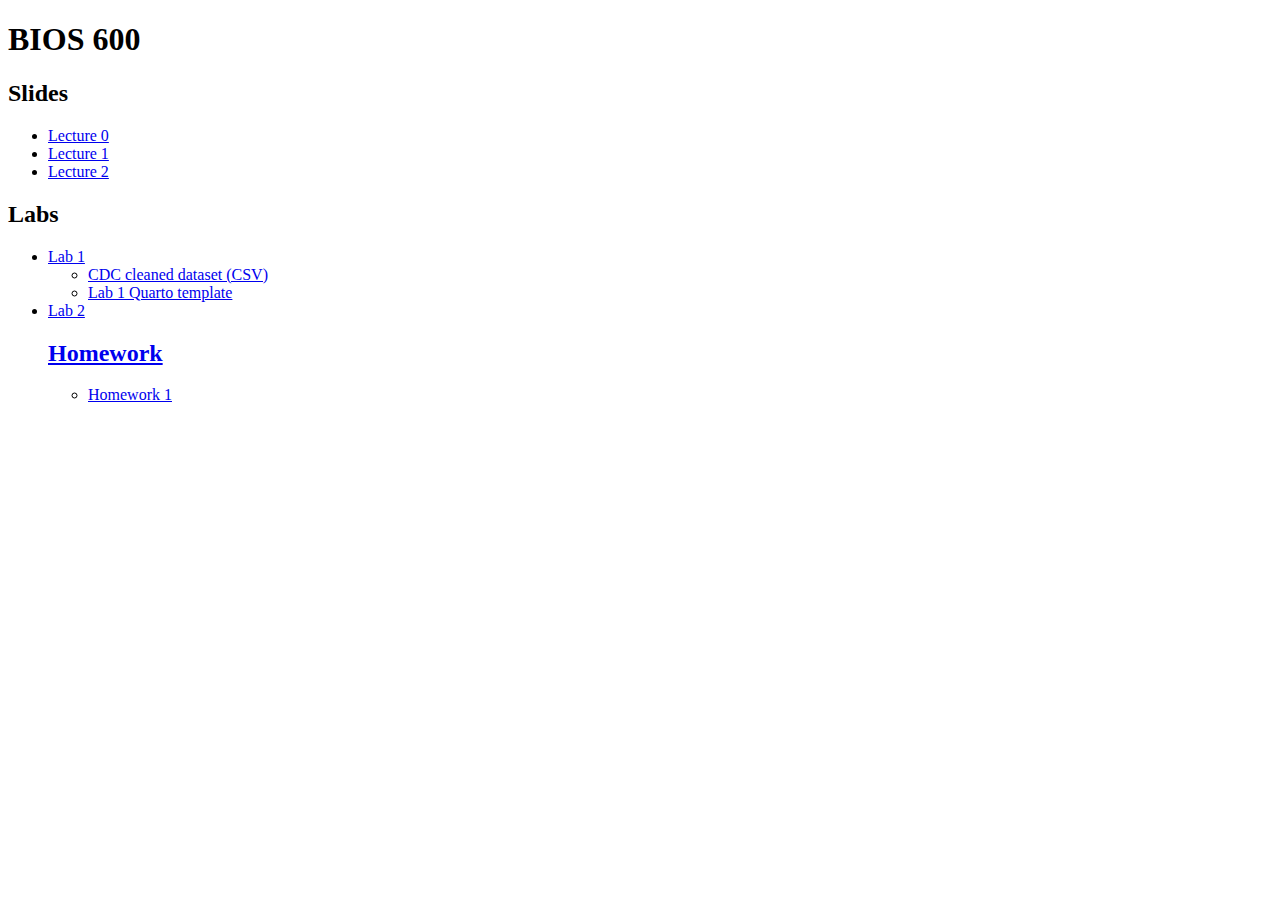
<file: index.html>
<!DOCTYPE html>
<html>
<head>
  <meta charset="utf-8">
  <title>BIOS 600</title>
</head>
<body>

<h1>BIOS 600</h1>

<h2>Slides</h2>
<ul>
  <li><a href="slides/lec-0-welcome_AGH.html">Lecture 0</a></li>
  <li><a href="slides/lec-1-whats-stat-inf_AGH.html">Lecture 1</a></li>
  <li><a href="slides/lec-2-nature-data-updated_AGH.html">Lecture 2</a></li>
</ul>

<h2>Labs</h2>
<ul>
  <li>
    <a href="labs/lab-1_AGH.html">Lab 1</a>
    <ul>
      <li>
        <a href="labs/data/cdc_cleaned.csv">
          CDC cleaned dataset (CSV)
        </a>
      </li>
      <li>
        <a href="labs/lab-1-template_AGH.qmd">
          Lab 1 Quarto template
        </a>
      </li>
    </ul>
  </li>
  <li><a href="labs/lab-2-data-viz_AGH.html">Lab 2</a_
</ul>
 <h2>Homework</h2>
  <ul>
  <li><a href="homework/hw-01_AGH.html">Homework 1</a></li>
 </ul>
</file>
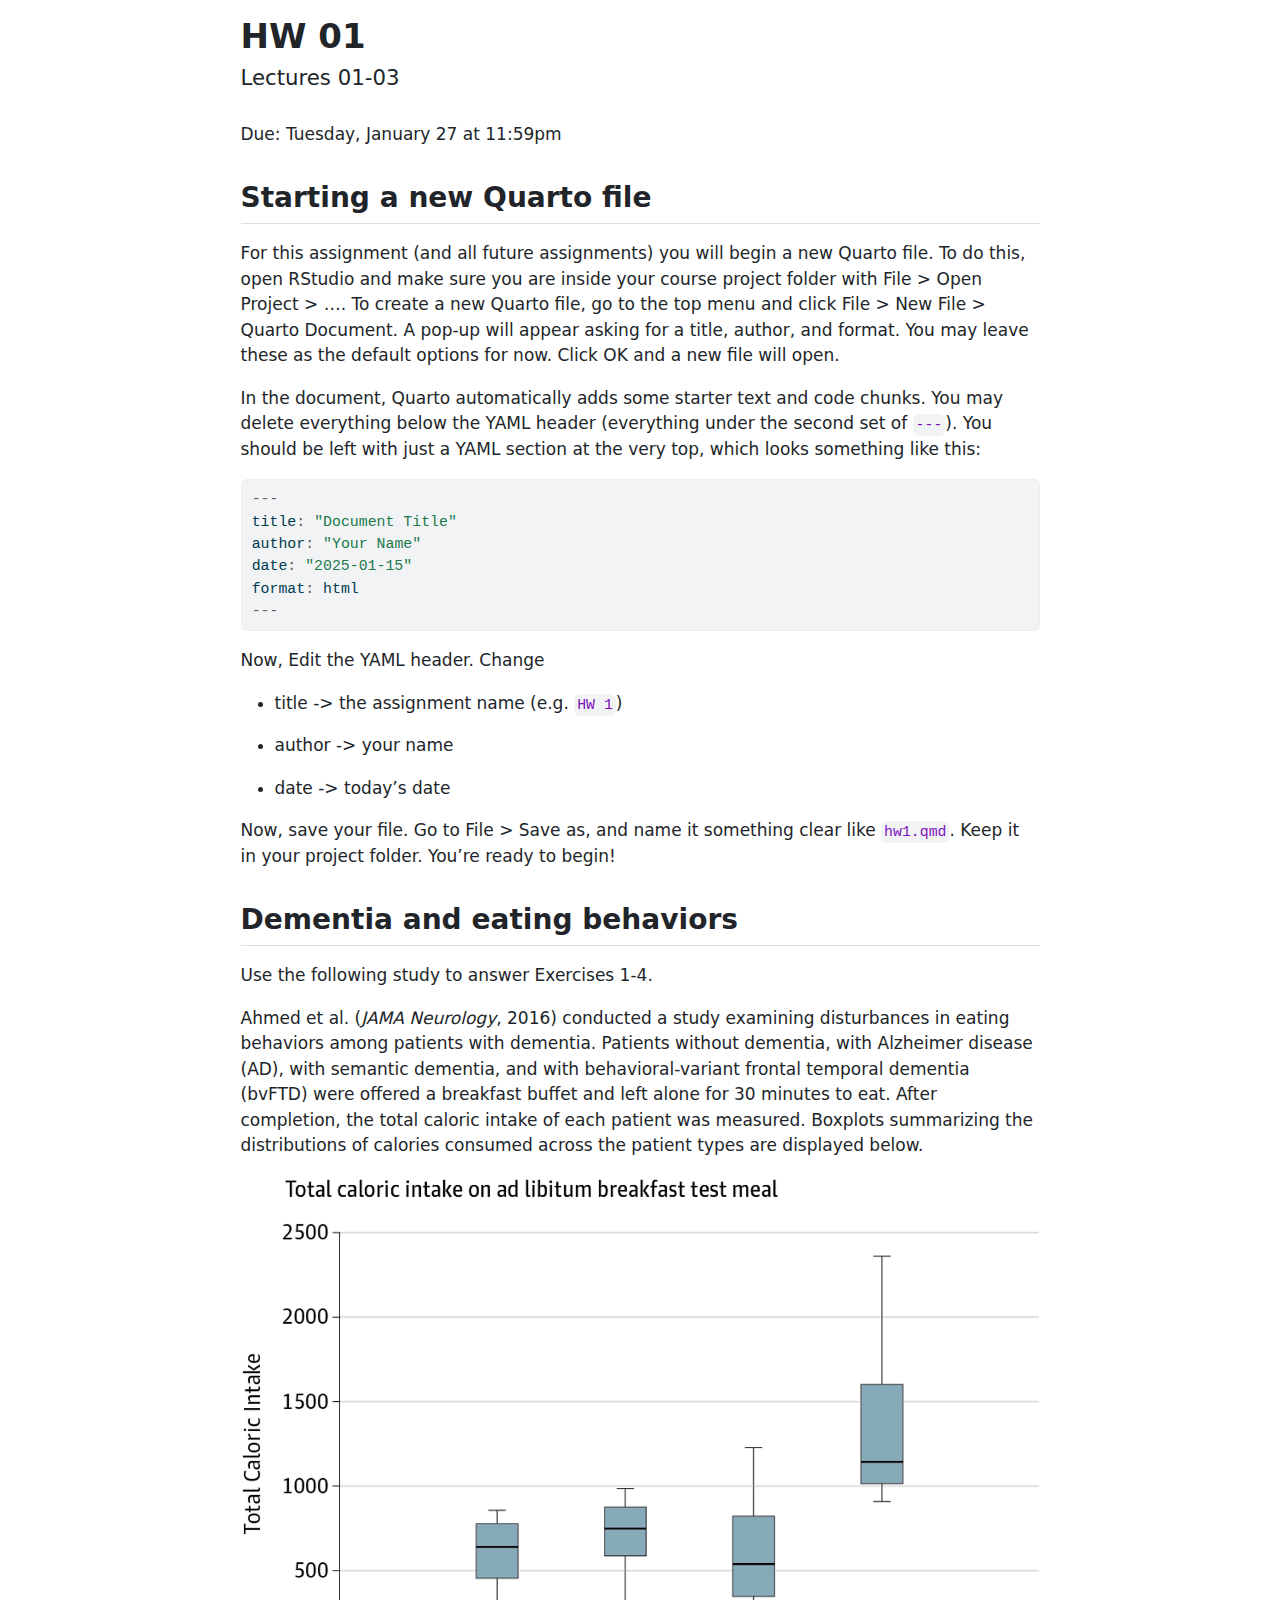
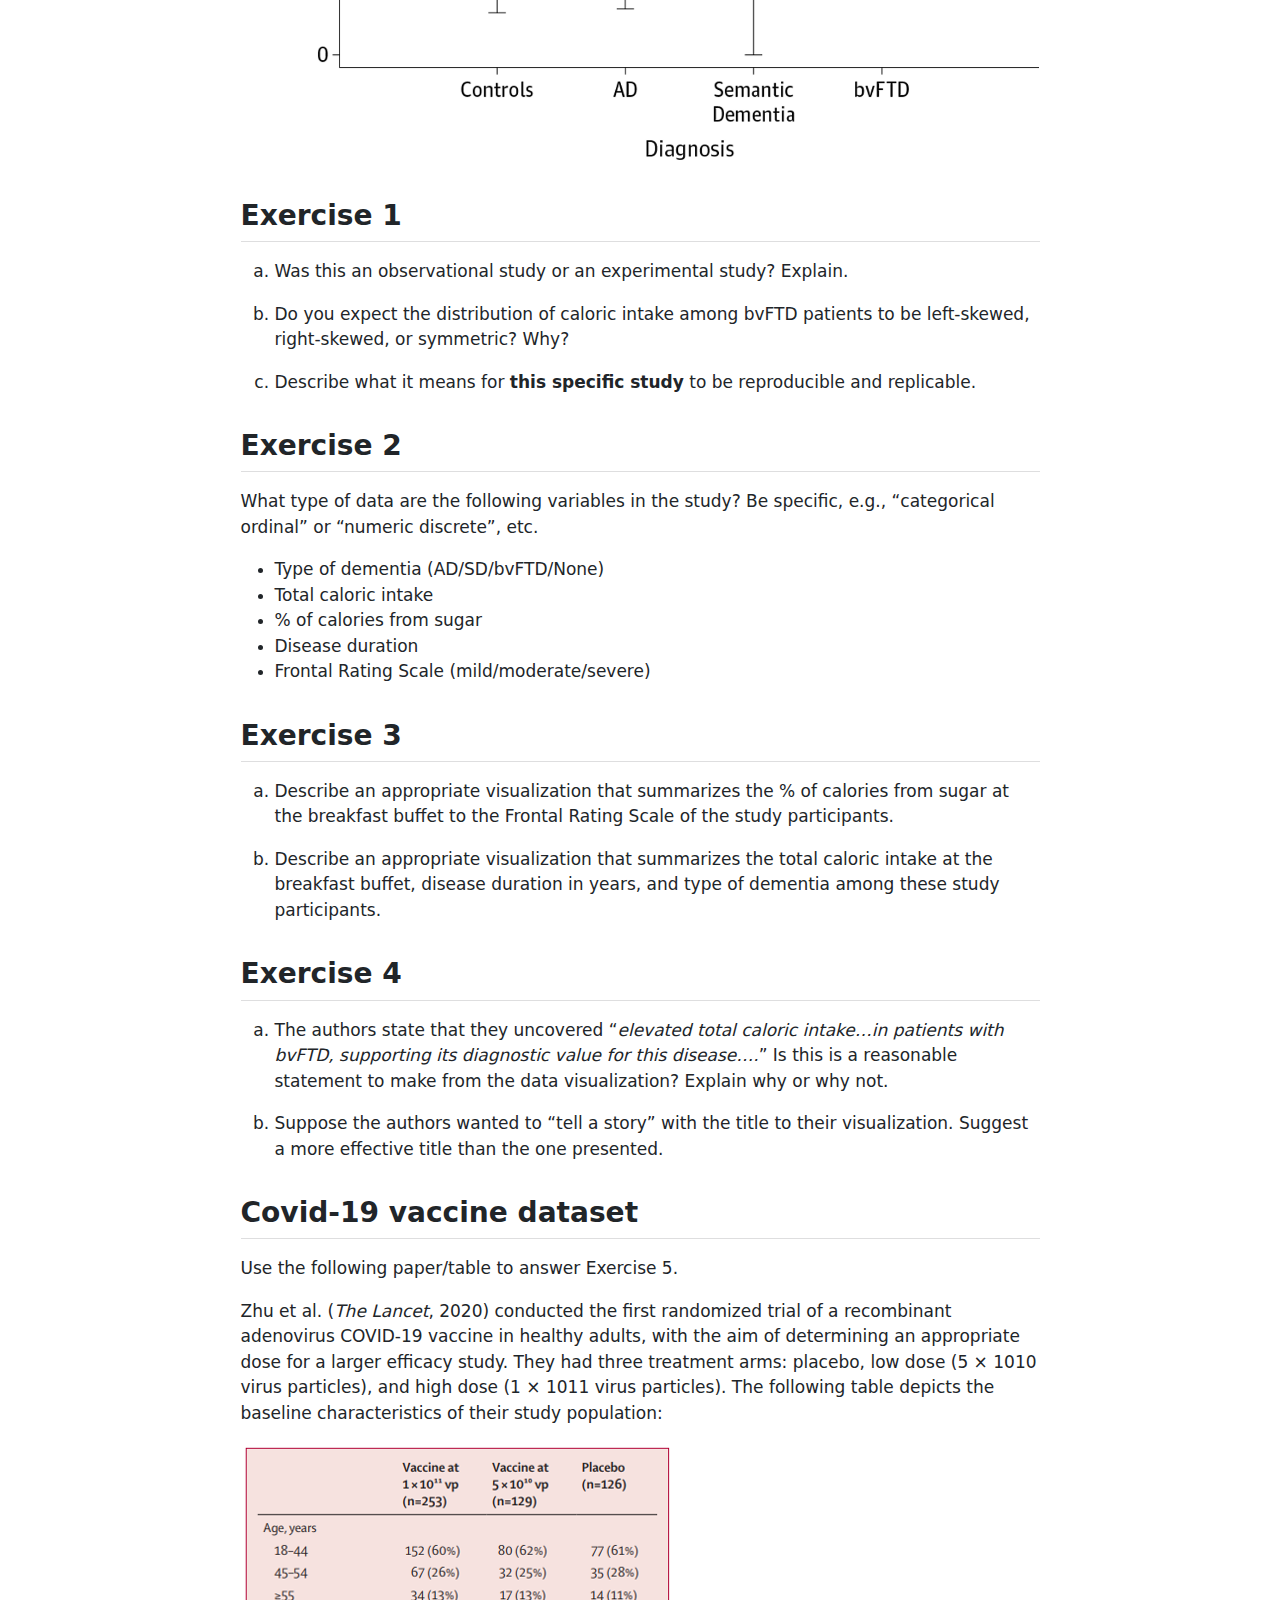
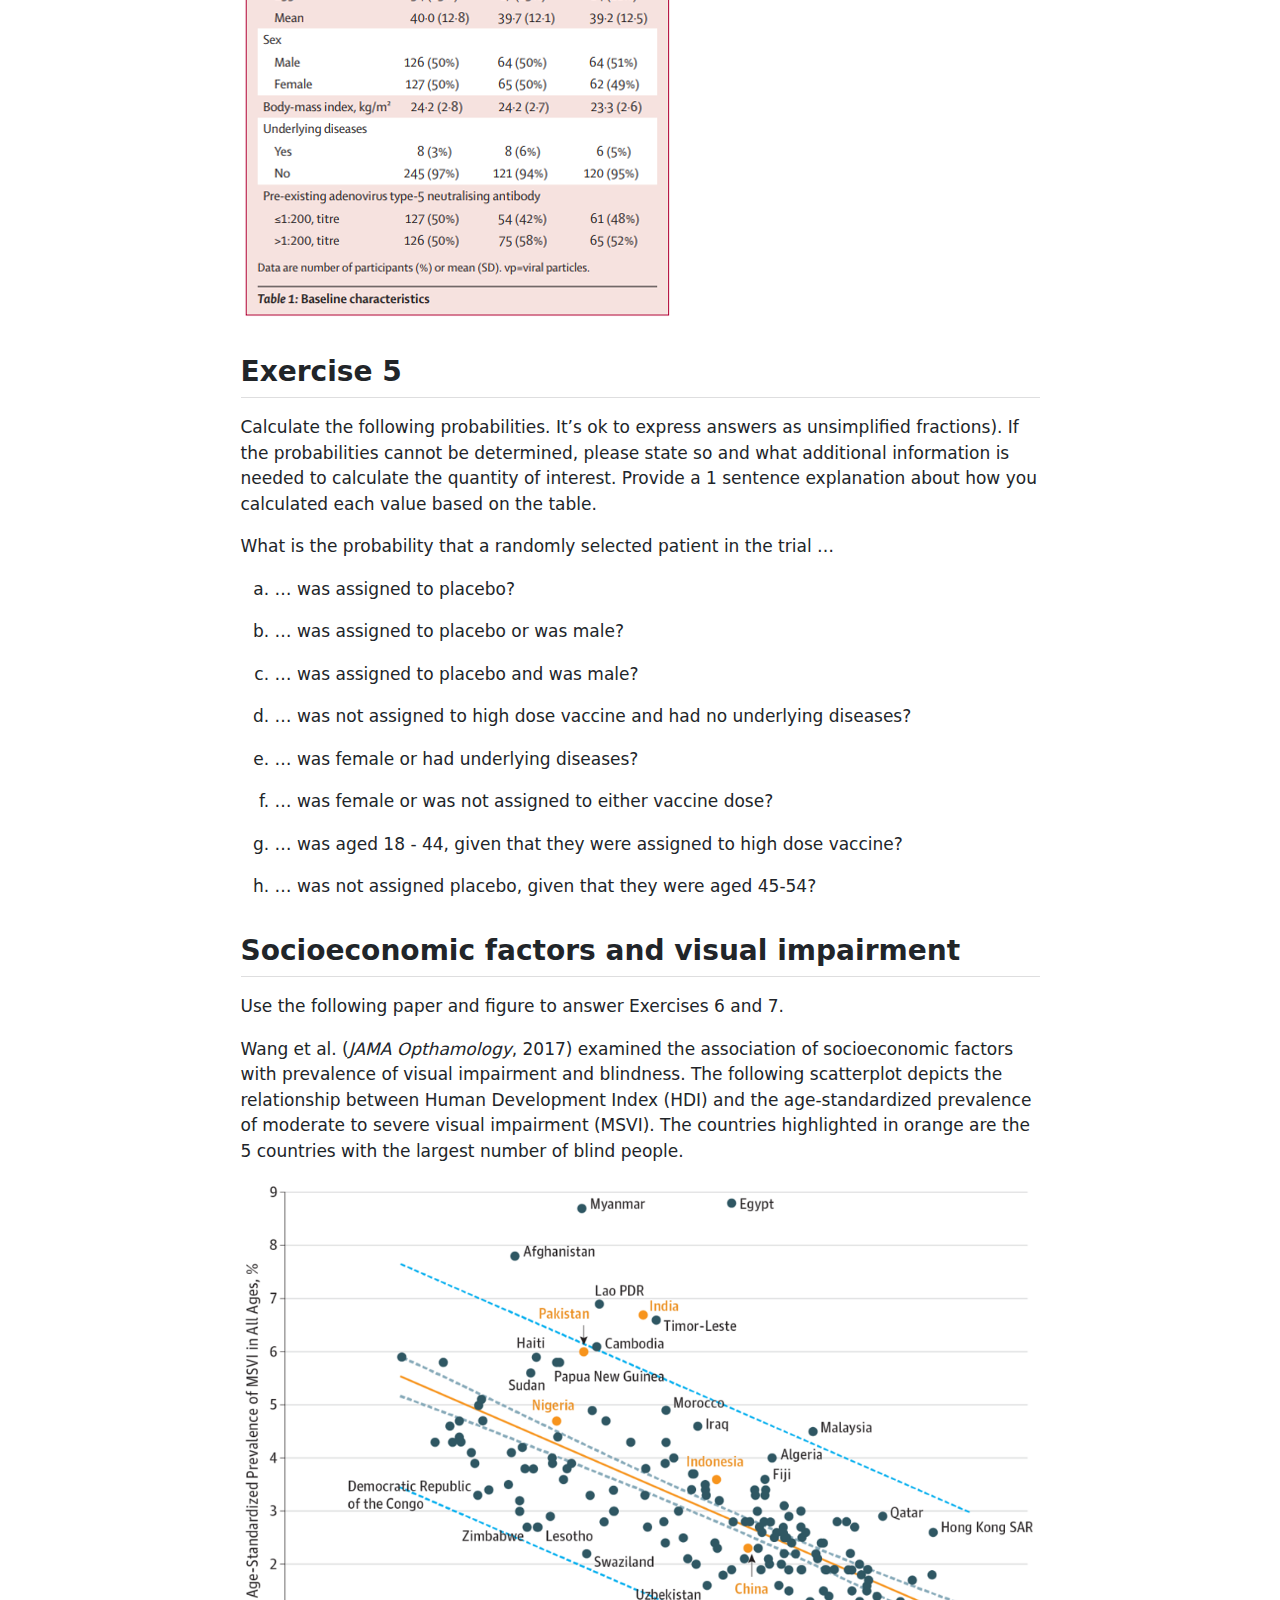
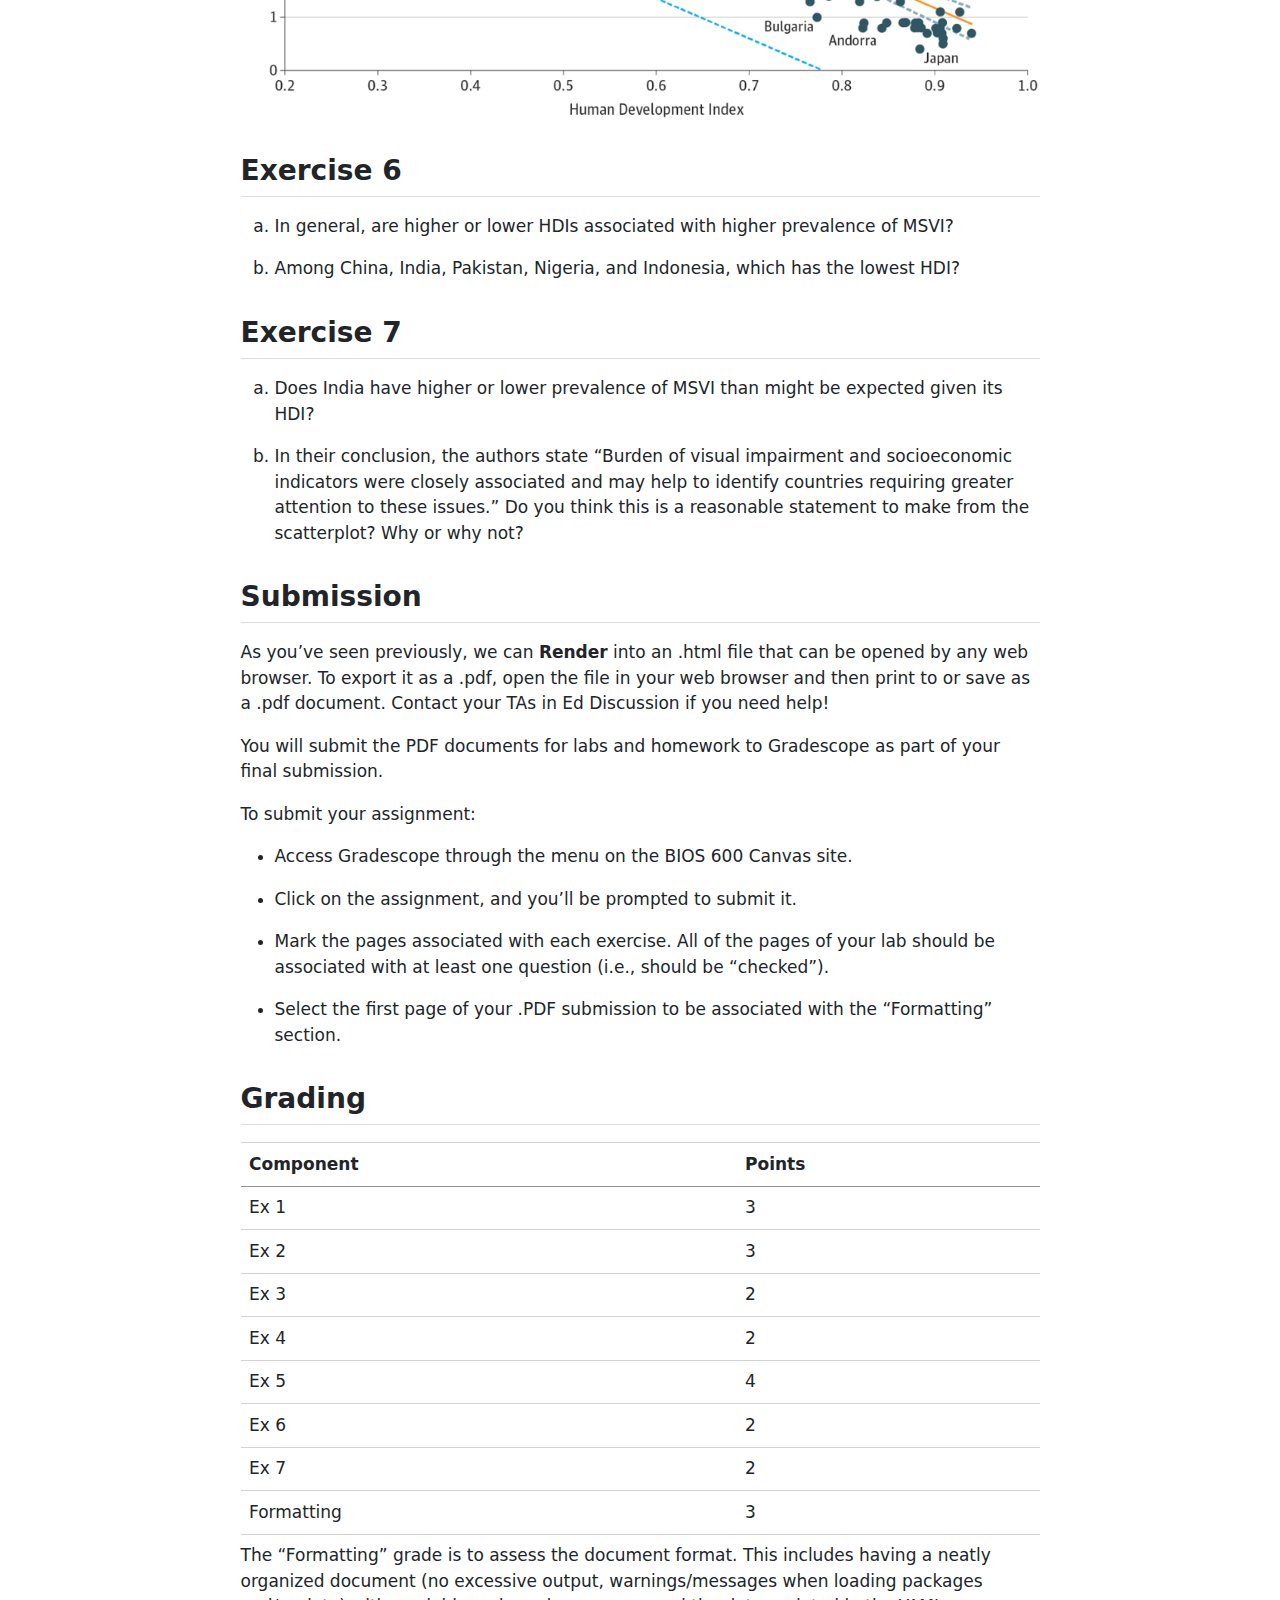
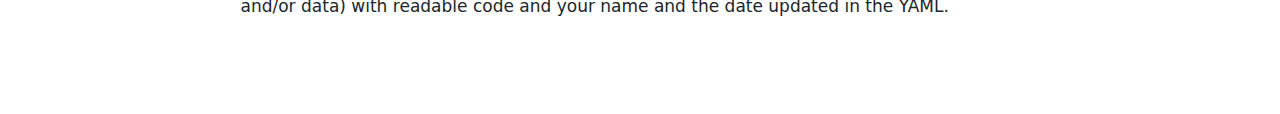
<file: homework/hw-01_AGH.html>
<!DOCTYPE html>
<html xmlns="http://www.w3.org/1999/xhtml" lang="en" xml:lang="en"><head>

<meta charset="utf-8">
<meta name="generator" content="quarto-1.8.26">

<meta name="viewport" content="width=device-width, initial-scale=1.0, user-scalable=yes">


<title>HW 01</title>
<style>
code{white-space: pre-wrap;}
span.smallcaps{font-variant: small-caps;}
div.columns{display: flex; gap: min(4vw, 1.5em);}
div.column{flex: auto; overflow-x: auto;}
div.hanging-indent{margin-left: 1.5em; text-indent: -1.5em;}
ul.task-list{list-style: none;}
ul.task-list li input[type="checkbox"] {
  width: 0.8em;
  margin: 0 0.8em 0.2em -1em; /* quarto-specific, see https://github.com/quarto-dev/quarto-cli/issues/4556 */ 
  vertical-align: middle;
}
/* CSS for syntax highlighting */
html { -webkit-text-size-adjust: 100%; }
pre > code.sourceCode { white-space: pre; position: relative; }
pre > code.sourceCode > span { display: inline-block; line-height: 1.25; }
pre > code.sourceCode > span:empty { height: 1.2em; }
.sourceCode { overflow: visible; }
code.sourceCode > span { color: inherit; text-decoration: inherit; }
div.sourceCode { margin: 1em 0; }
pre.sourceCode { margin: 0; }
@media screen {
div.sourceCode { overflow: auto; }
}
@media print {
pre > code.sourceCode { white-space: pre-wrap; }
pre > code.sourceCode > span { text-indent: -5em; padding-left: 5em; }
}
pre.numberSource code
  { counter-reset: source-line 0; }
pre.numberSource code > span
  { position: relative; left: -4em; counter-increment: source-line; }
pre.numberSource code > span > a:first-child::before
  { content: counter(source-line);
    position: relative; left: -1em; text-align: right; vertical-align: baseline;
    border: none; display: inline-block;
    -webkit-touch-callout: none; -webkit-user-select: none;
    -khtml-user-select: none; -moz-user-select: none;
    -ms-user-select: none; user-select: none;
    padding: 0 4px; width: 4em;
  }
pre.numberSource { margin-left: 3em;  padding-left: 4px; }
div.sourceCode
  {   }
@media screen {
pre > code.sourceCode > span > a:first-child::before { text-decoration: underline; }
}
</style>


<script src="hw-01_AGH_files/libs/clipboard/clipboard.min.js"></script>
<script src="hw-01_AGH_files/libs/quarto-html/quarto.js" type="module"></script>
<script src="hw-01_AGH_files/libs/quarto-html/tabsets/tabsets.js" type="module"></script>
<script src="hw-01_AGH_files/libs/quarto-html/axe/axe-check.js" type="module"></script>
<script src="hw-01_AGH_files/libs/quarto-html/popper.min.js"></script>
<script src="hw-01_AGH_files/libs/quarto-html/tippy.umd.min.js"></script>
<script src="hw-01_AGH_files/libs/quarto-html/anchor.min.js"></script>
<link href="hw-01_AGH_files/libs/quarto-html/tippy.css" rel="stylesheet">
<link href="hw-01_AGH_files/libs/quarto-html/quarto-syntax-highlighting-587c61ba64f3a5504c4d52d930310e48.css" rel="stylesheet" id="quarto-text-highlighting-styles">
<script src="hw-01_AGH_files/libs/bootstrap/bootstrap.min.js"></script>
<link href="hw-01_AGH_files/libs/bootstrap/bootstrap-icons.css" rel="stylesheet">
<link href="hw-01_AGH_files/libs/bootstrap/bootstrap-9e3ffae467580fdb927a41352e75a2e0.min.css" rel="stylesheet" append-hash="true" id="quarto-bootstrap" data-mode="light">


</head>

<body class="fullcontent quarto-light">

<div id="quarto-content" class="page-columns page-rows-contents page-layout-article">

<main class="content" id="quarto-document-content">

<header id="title-block-header" class="quarto-title-block default">
<div class="quarto-title">
<h1 class="title">HW 01</h1>
<p class="subtitle lead">Lectures 01-03</p>
</div>



<div class="quarto-title-meta">

    
  
    
  </div>
  


</header>


<p>Due: Tuesday, January 27 at 11:59pm</p>
<section id="starting-a-new-quarto-file" class="level2">
<h2 class="anchored" data-anchor-id="starting-a-new-quarto-file">Starting a new Quarto file</h2>
<p>For this assignment (and all future assignments) you will begin a new Quarto file. To do this, open RStudio and make sure you are inside your course project folder with File &gt; Open Project &gt; …. To create a new Quarto file, go to the top menu and click File &gt; New File &gt; Quarto Document. A pop-up will appear asking for a title, author, and format. You may leave these as the default options for now. Click OK and a new file will open.</p>
<p>In the document, Quarto automatically adds some starter text and code chunks. You may delete everything below the YAML header (everything under the second set of <code>---</code>). You should be left with just a YAML section at the very top, which looks something like this:</p>
<div class="cell">
<div class="code-copy-outer-scaffold"><div class="sourceCode cell-code" id="cb1"><pre class="sourceCode r code-with-copy"><code class="sourceCode r"><span id="cb1-1"><a href="#cb1-1" aria-hidden="true" tabindex="-1"></a><span class="sc">---</span></span>
<span id="cb1-2"><a href="#cb1-2" aria-hidden="true" tabindex="-1"></a>title<span class="sc">:</span> <span class="st">"Document Title"</span></span>
<span id="cb1-3"><a href="#cb1-3" aria-hidden="true" tabindex="-1"></a>author<span class="sc">:</span> <span class="st">"Your Name"</span></span>
<span id="cb1-4"><a href="#cb1-4" aria-hidden="true" tabindex="-1"></a>date<span class="sc">:</span> <span class="st">"2025-01-15"</span></span>
<span id="cb1-5"><a href="#cb1-5" aria-hidden="true" tabindex="-1"></a>format<span class="sc">:</span> html</span>
<span id="cb1-6"><a href="#cb1-6" aria-hidden="true" tabindex="-1"></a><span class="sc">---</span></span></code></pre></div><button title="Copy to Clipboard" class="code-copy-button"><i class="bi"></i></button></div>
</div>
<p>Now, Edit the YAML header. Change</p>
<ul>
<li><p>title -&gt; the assignment name (e.g.&nbsp;<code>HW 1</code>)</p></li>
<li><p>author -&gt; your name</p></li>
<li><p>date -&gt; today’s date</p></li>
</ul>
<p>Now, save your file. Go to File &gt; Save as, and name it something clear like <code>hw1.qmd</code>. Keep it in your project folder. You’re ready to begin!</p>
</section>
<section id="dementia-and-eating-behaviors" class="level2">
<h2 class="anchored" data-anchor-id="dementia-and-eating-behaviors">Dementia and eating behaviors</h2>
<p>Use the following study to answer Exercises 1-4.</p>
<p>Ahmed et al.&nbsp;(<em>JAMA Neurology</em>, 2016) conducted a study examining disturbances in eating behaviors among patients with dementia. Patients without dementia, with Alzheimer disease (AD), with semantic dementia, and with behavioral-variant frontal temporal dementia (bvFTD) were offered a breakfast buffet and left alone for 30 minutes to eat. After completion, the total caloric intake of each patient was measured. Boxplots summarizing the distributions of calories consumed across the patient types are displayed below.</p>
<p><img src="images/hw-1/calorie.png" class="img-fluid"></p>
</section>
<section id="exercise-1" class="level2">
<h2 class="anchored" data-anchor-id="exercise-1">Exercise 1</h2>
<ol type="a">
<li><p>Was this an observational study or an experimental study? Explain.</p></li>
<li><p>Do you expect the distribution of caloric intake among bvFTD patients to be left-skewed, right-skewed, or symmetric? Why?</p></li>
<li><p>Describe what it means for <strong>this specific study</strong> to be reproducible and replicable.</p></li>
</ol>
</section>
<section id="exercise-2" class="level2">
<h2 class="anchored" data-anchor-id="exercise-2">Exercise 2</h2>
<p>What type of data are the following variables in the study? Be specific, e.g., “categorical ordinal” or “numeric discrete”, etc.</p>
<ul>
<li>Type of dementia (AD/SD/bvFTD/None)</li>
<li>Total caloric intake</li>
<li>% of calories from sugar</li>
<li>Disease duration</li>
<li>Frontal Rating Scale (mild/moderate/severe)</li>
</ul>
</section>
<section id="exercise-3" class="level2">
<h2 class="anchored" data-anchor-id="exercise-3">Exercise 3</h2>
<ol type="a">
<li><p>Describe an appropriate visualization that summarizes the % of calories from sugar at the breakfast buffet to the Frontal Rating Scale of the study participants.</p></li>
<li><p>Describe an appropriate visualization that summarizes the total caloric intake at the breakfast buffet, disease duration in years, and type of dementia among these study participants.</p></li>
</ol>
</section>
<section id="exercise-4" class="level2">
<h2 class="anchored" data-anchor-id="exercise-4">Exercise 4</h2>
<ol type="a">
<li><p>The authors state that they uncovered “<em>elevated total caloric intake…in patients with bvFTD, supporting its diagnostic value for this disease….</em>” Is this is a reasonable statement to make from the data visualization? Explain why or why not.</p></li>
<li><p>Suppose the authors wanted to “tell a story” with the title to their visualization. Suggest a more effective title than the one presented.</p></li>
</ol>
</section>
<section id="covid-19-vaccine-dataset" class="level2">
<h2 class="anchored" data-anchor-id="covid-19-vaccine-dataset">Covid-19 vaccine dataset</h2>
<p>Use the following paper/table to answer Exercise 5.</p>
<p>Zhu et al.&nbsp;(<em>The Lancet</em>, 2020) conducted the first randomized trial of a recombinant adenovirus COVID-19 vaccine in healthy adults, with the aim of determining an appropriate dose for a larger efficacy study. They had three treatment arms: placebo, low dose (5 × 1010 virus particles), and high dose (1 × 1011 virus particles). The following table depicts the baseline characteristics of their study population:</p>
<p><img src="images/hw-1/tab1.png" class="img-fluid"></p>
</section>
<section id="exercise-5" class="level2">
<h2 class="anchored" data-anchor-id="exercise-5">Exercise 5</h2>
<p>Calculate the following probabilities. It’s ok to express answers as unsimplified fractions). If the probabilities cannot be determined, please state so and what additional information is needed to calculate the quantity of interest. Provide a 1 sentence explanation about how you calculated each value based on the table.</p>
<p>What is the probability that a randomly selected patient in the trial …</p>
<ol type="a">
<li><p>… was assigned to placebo?</p></li>
<li><p>… was assigned to placebo or was male?</p></li>
<li><p>… was assigned to placebo and was male?</p></li>
<li><p>… was not assigned to high dose vaccine and had no underlying diseases?</p></li>
<li><p>… was female or had underlying diseases?</p></li>
<li><p>… was female or was not assigned to either vaccine dose?</p></li>
<li><p>… was aged 18 - 44, given that they were assigned to high dose vaccine?</p></li>
<li><p>… was not assigned placebo, given that they were aged 45-54?</p></li>
</ol>
</section>
<section id="socioeconomic-factors-and-visual-impairment" class="level2">
<h2 class="anchored" data-anchor-id="socioeconomic-factors-and-visual-impairment">Socioeconomic factors and visual impairment</h2>
<p>Use the following paper and figure to answer Exercises 6 and 7.</p>
<p>Wang et al.&nbsp;(<em>JAMA Opthamology</em>, 2017) examined the association of socioeconomic factors with prevalence of visual impairment and blindness. The following scatterplot depicts the relationship between Human Development Index (HDI) and the age-standardized prevalence of moderate to severe visual impairment (MSVI). The countries highlighted in orange are the 5 countries with the largest number of blind people.</p>
<p><img src="images/hw-1/hdi.png" class="img-fluid"></p>
</section>
<section id="exercise-6" class="level2">
<h2 class="anchored" data-anchor-id="exercise-6">Exercise 6</h2>
<ol type="a">
<li><p>In general, are higher or lower HDIs associated with higher prevalence of MSVI?</p></li>
<li><p>Among China, India, Pakistan, Nigeria, and Indonesia, which has the lowest HDI?</p></li>
</ol>
</section>
<section id="exercise-7" class="level2">
<h2 class="anchored" data-anchor-id="exercise-7">Exercise 7</h2>
<ol type="a">
<li><p>Does India have higher or lower prevalence of MSVI than might be expected given its HDI?</p></li>
<li><p>In their conclusion, the authors state “Burden of visual impairment and socioeconomic indicators were closely associated and may help to identify countries requiring greater attention to these issues.” Do you think this is a reasonable statement to make from the scatterplot? Why or why not?</p></li>
</ol>
</section>
<section id="submission" class="level2">
<h2 class="anchored" data-anchor-id="submission">Submission</h2>
<p>As you’ve seen previously, we can <strong>Render</strong> into an .html file that can be opened by any web browser. To export it as a .pdf, open the file in your web browser and then print to or save as a .pdf document. Contact your TAs in Ed Discussion if you need help!</p>
<p>You will submit the PDF documents for labs and homework to Gradescope as part of your final submission.</p>
<p>To submit your assignment:</p>
<ul>
<li><p>Access Gradescope through the menu on the BIOS 600 Canvas site.</p></li>
<li><p>Click on the assignment, and you’ll be prompted to submit it.</p></li>
<li><p>Mark the pages associated with each exercise. All of the pages of your lab should be associated with at least one question (i.e., should be “checked”).</p></li>
<li><p>Select the first page of your .PDF submission to be associated with the “Formatting” section.</p></li>
</ul>
</section>
<section id="grading" class="level2">
<h2 class="anchored" data-anchor-id="grading">Grading</h2>
<table class="caption-top table">
<thead>
<tr class="header">
<th>Component</th>
<th>Points</th>
</tr>
</thead>
<tbody>
<tr class="odd">
<td>Ex 1</td>
<td>3</td>
</tr>
<tr class="even">
<td>Ex 2</td>
<td>3</td>
</tr>
<tr class="odd">
<td>Ex 3</td>
<td>2</td>
</tr>
<tr class="even">
<td>Ex 4</td>
<td>2</td>
</tr>
<tr class="odd">
<td>Ex 5</td>
<td>4</td>
</tr>
<tr class="even">
<td>Ex 6</td>
<td>2</td>
</tr>
<tr class="odd">
<td>Ex 7</td>
<td>2</td>
</tr>
<tr class="even">
<td>Formatting</td>
<td>3</td>
</tr>
</tbody>
</table>
<p>The “Formatting” grade is to assess the document format. This includes having a neatly organized document (no excessive output, warnings/messages when loading packages and/or data) with readable code and your name and the date updated in the YAML.</p>
</section>

</main>
<!-- /main column -->
<script id="quarto-html-after-body" type="application/javascript">
  window.document.addEventListener("DOMContentLoaded", function (event) {
    const icon = "";
    const anchorJS = new window.AnchorJS();
    anchorJS.options = {
      placement: 'right',
      icon: icon
    };
    anchorJS.add('.anchored');
    const isCodeAnnotation = (el) => {
      for (const clz of el.classList) {
        if (clz.startsWith('code-annotation-')) {                     
          return true;
        }
      }
      return false;
    }
    const onCopySuccess = function(e) {
      // button target
      const button = e.trigger;
      // don't keep focus
      button.blur();
      // flash "checked"
      button.classList.add('code-copy-button-checked');
      var currentTitle = button.getAttribute("title");
      button.setAttribute("title", "Copied!");
      let tooltip;
      if (window.bootstrap) {
        button.setAttribute("data-bs-toggle", "tooltip");
        button.setAttribute("data-bs-placement", "left");
        button.setAttribute("data-bs-title", "Copied!");
        tooltip = new bootstrap.Tooltip(button, 
          { trigger: "manual", 
            customClass: "code-copy-button-tooltip",
            offset: [0, -8]});
        tooltip.show();    
      }
      setTimeout(function() {
        if (tooltip) {
          tooltip.hide();
          button.removeAttribute("data-bs-title");
          button.removeAttribute("data-bs-toggle");
          button.removeAttribute("data-bs-placement");
        }
        button.setAttribute("title", currentTitle);
        button.classList.remove('code-copy-button-checked');
      }, 1000);
      // clear code selection
      e.clearSelection();
    }
    const getTextToCopy = function(trigger) {
      const outerScaffold = trigger.parentElement.cloneNode(true);
      const codeEl = outerScaffold.querySelector('code');
      for (const childEl of codeEl.children) {
        if (isCodeAnnotation(childEl)) {
          childEl.remove();
        }
      }
      return codeEl.innerText;
    }
    const clipboard = new window.ClipboardJS('.code-copy-button:not([data-in-quarto-modal])', {
      text: getTextToCopy
    });
    clipboard.on('success', onCopySuccess);
    if (window.document.getElementById('quarto-embedded-source-code-modal')) {
      const clipboardModal = new window.ClipboardJS('.code-copy-button[data-in-quarto-modal]', {
        text: getTextToCopy,
        container: window.document.getElementById('quarto-embedded-source-code-modal')
      });
      clipboardModal.on('success', onCopySuccess);
    }
      var localhostRegex = new RegExp(/^(?:http|https):\/\/localhost\:?[0-9]*\//);
      var mailtoRegex = new RegExp(/^mailto:/);
        var filterRegex = new RegExp('/' + window.location.host + '/');
      var isInternal = (href) => {
          return filterRegex.test(href) || localhostRegex.test(href) || mailtoRegex.test(href);
      }
      // Inspect non-navigation links and adorn them if external
     var links = window.document.querySelectorAll('a[href]:not(.nav-link):not(.navbar-brand):not(.toc-action):not(.sidebar-link):not(.sidebar-item-toggle):not(.pagination-link):not(.no-external):not([aria-hidden]):not(.dropdown-item):not(.quarto-navigation-tool):not(.about-link)');
      for (var i=0; i<links.length; i++) {
        const link = links[i];
        if (!isInternal(link.href)) {
          // undo the damage that might have been done by quarto-nav.js in the case of
          // links that we want to consider external
          if (link.dataset.originalHref !== undefined) {
            link.href = link.dataset.originalHref;
          }
        }
      }
    function tippyHover(el, contentFn, onTriggerFn, onUntriggerFn) {
      const config = {
        allowHTML: true,
        maxWidth: 500,
        delay: 100,
        arrow: false,
        appendTo: function(el) {
            return el.parentElement;
        },
        interactive: true,
        interactiveBorder: 10,
        theme: 'quarto',
        placement: 'bottom-start',
      };
      if (contentFn) {
        config.content = contentFn;
      }
      if (onTriggerFn) {
        config.onTrigger = onTriggerFn;
      }
      if (onUntriggerFn) {
        config.onUntrigger = onUntriggerFn;
      }
      window.tippy(el, config); 
    }
    const noterefs = window.document.querySelectorAll('a[role="doc-noteref"]');
    for (var i=0; i<noterefs.length; i++) {
      const ref = noterefs[i];
      tippyHover(ref, function() {
        // use id or data attribute instead here
        let href = ref.getAttribute('data-footnote-href') || ref.getAttribute('href');
        try { href = new URL(href).hash; } catch {}
        const id = href.replace(/^#\/?/, "");
        const note = window.document.getElementById(id);
        if (note) {
          return note.innerHTML;
        } else {
          return "";
        }
      });
    }
    const xrefs = window.document.querySelectorAll('a.quarto-xref');
    const processXRef = (id, note) => {
      // Strip column container classes
      const stripColumnClz = (el) => {
        el.classList.remove("page-full", "page-columns");
        if (el.children) {
          for (const child of el.children) {
            stripColumnClz(child);
          }
        }
      }
      stripColumnClz(note)
      if (id === null || id.startsWith('sec-')) {
        // Special case sections, only their first couple elements
        const container = document.createElement("div");
        if (note.children && note.children.length > 2) {
          container.appendChild(note.children[0].cloneNode(true));
          for (let i = 1; i < note.children.length; i++) {
            const child = note.children[i];
            if (child.tagName === "P" && child.innerText === "") {
              continue;
            } else {
              container.appendChild(child.cloneNode(true));
              break;
            }
          }
          if (window.Quarto?.typesetMath) {
            window.Quarto.typesetMath(container);
          }
          return container.innerHTML
        } else {
          if (window.Quarto?.typesetMath) {
            window.Quarto.typesetMath(note);
          }
          return note.innerHTML;
        }
      } else {
        // Remove any anchor links if they are present
        const anchorLink = note.querySelector('a.anchorjs-link');
        if (anchorLink) {
          anchorLink.remove();
        }
        if (window.Quarto?.typesetMath) {
          window.Quarto.typesetMath(note);
        }
        if (note.classList.contains("callout")) {
          return note.outerHTML;
        } else {
          return note.innerHTML;
        }
      }
    }
    for (var i=0; i<xrefs.length; i++) {
      const xref = xrefs[i];
      tippyHover(xref, undefined, function(instance) {
        instance.disable();
        let url = xref.getAttribute('href');
        let hash = undefined; 
        if (url.startsWith('#')) {
          hash = url;
        } else {
          try { hash = new URL(url).hash; } catch {}
        }
        if (hash) {
          const id = hash.replace(/^#\/?/, "");
          const note = window.document.getElementById(id);
          if (note !== null) {
            try {
              const html = processXRef(id, note.cloneNode(true));
              instance.setContent(html);
            } finally {
              instance.enable();
              instance.show();
            }
          } else {
            // See if we can fetch this
            fetch(url.split('#')[0])
            .then(res => res.text())
            .then(html => {
              const parser = new DOMParser();
              const htmlDoc = parser.parseFromString(html, "text/html");
              const note = htmlDoc.getElementById(id);
              if (note !== null) {
                const html = processXRef(id, note);
                instance.setContent(html);
              } 
            }).finally(() => {
              instance.enable();
              instance.show();
            });
          }
        } else {
          // See if we can fetch a full url (with no hash to target)
          // This is a special case and we should probably do some content thinning / targeting
          fetch(url)
          .then(res => res.text())
          .then(html => {
            const parser = new DOMParser();
            const htmlDoc = parser.parseFromString(html, "text/html");
            const note = htmlDoc.querySelector('main.content');
            if (note !== null) {
              // This should only happen for chapter cross references
              // (since there is no id in the URL)
              // remove the first header
              if (note.children.length > 0 && note.children[0].tagName === "HEADER") {
                note.children[0].remove();
              }
              const html = processXRef(null, note);
              instance.setContent(html);
            } 
          }).finally(() => {
            instance.enable();
            instance.show();
          });
        }
      }, function(instance) {
      });
    }
        let selectedAnnoteEl;
        const selectorForAnnotation = ( cell, annotation) => {
          let cellAttr = 'data-code-cell="' + cell + '"';
          let lineAttr = 'data-code-annotation="' +  annotation + '"';
          const selector = 'span[' + cellAttr + '][' + lineAttr + ']';
          return selector;
        }
        const selectCodeLines = (annoteEl) => {
          const doc = window.document;
          const targetCell = annoteEl.getAttribute("data-target-cell");
          const targetAnnotation = annoteEl.getAttribute("data-target-annotation");
          const annoteSpan = window.document.querySelector(selectorForAnnotation(targetCell, targetAnnotation));
          const lines = annoteSpan.getAttribute("data-code-lines").split(",");
          const lineIds = lines.map((line) => {
            return targetCell + "-" + line;
          })
          let top = null;
          let height = null;
          let parent = null;
          if (lineIds.length > 0) {
              //compute the position of the single el (top and bottom and make a div)
              const el = window.document.getElementById(lineIds[0]);
              top = el.offsetTop;
              height = el.offsetHeight;
              parent = el.parentElement.parentElement;
            if (lineIds.length > 1) {
              const lastEl = window.document.getElementById(lineIds[lineIds.length - 1]);
              const bottom = lastEl.offsetTop + lastEl.offsetHeight;
              height = bottom - top;
            }
            if (top !== null && height !== null && parent !== null) {
              // cook up a div (if necessary) and position it 
              let div = window.document.getElementById("code-annotation-line-highlight");
              if (div === null) {
                div = window.document.createElement("div");
                div.setAttribute("id", "code-annotation-line-highlight");
                div.style.position = 'absolute';
                parent.appendChild(div);
              }
              div.style.top = top - 2 + "px";
              div.style.height = height + 4 + "px";
              div.style.left = 0;
              let gutterDiv = window.document.getElementById("code-annotation-line-highlight-gutter");
              if (gutterDiv === null) {
                gutterDiv = window.document.createElement("div");
                gutterDiv.setAttribute("id", "code-annotation-line-highlight-gutter");
                gutterDiv.style.position = 'absolute';
                const codeCell = window.document.getElementById(targetCell);
                const gutter = codeCell.querySelector('.code-annotation-gutter');
                gutter.appendChild(gutterDiv);
              }
              gutterDiv.style.top = top - 2 + "px";
              gutterDiv.style.height = height + 4 + "px";
            }
            selectedAnnoteEl = annoteEl;
          }
        };
        const unselectCodeLines = () => {
          const elementsIds = ["code-annotation-line-highlight", "code-annotation-line-highlight-gutter"];
          elementsIds.forEach((elId) => {
            const div = window.document.getElementById(elId);
            if (div) {
              div.remove();
            }
          });
          selectedAnnoteEl = undefined;
        };
          // Handle positioning of the toggle
      window.addEventListener(
        "resize",
        throttle(() => {
          elRect = undefined;
          if (selectedAnnoteEl) {
            selectCodeLines(selectedAnnoteEl);
          }
        }, 10)
      );
      function throttle(fn, ms) {
      let throttle = false;
      let timer;
        return (...args) => {
          if(!throttle) { // first call gets through
              fn.apply(this, args);
              throttle = true;
          } else { // all the others get throttled
              if(timer) clearTimeout(timer); // cancel #2
              timer = setTimeout(() => {
                fn.apply(this, args);
                timer = throttle = false;
              }, ms);
          }
        };
      }
        // Attach click handler to the DT
        const annoteDls = window.document.querySelectorAll('dt[data-target-cell]');
        for (const annoteDlNode of annoteDls) {
          annoteDlNode.addEventListener('click', (event) => {
            const clickedEl = event.target;
            if (clickedEl !== selectedAnnoteEl) {
              unselectCodeLines();
              const activeEl = window.document.querySelector('dt[data-target-cell].code-annotation-active');
              if (activeEl) {
                activeEl.classList.remove('code-annotation-active');
              }
              selectCodeLines(clickedEl);
              clickedEl.classList.add('code-annotation-active');
            } else {
              // Unselect the line
              unselectCodeLines();
              clickedEl.classList.remove('code-annotation-active');
            }
          });
        }
    const findCites = (el) => {
      const parentEl = el.parentElement;
      if (parentEl) {
        const cites = parentEl.dataset.cites;
        if (cites) {
          return {
            el,
            cites: cites.split(' ')
          };
        } else {
          return findCites(el.parentElement)
        }
      } else {
        return undefined;
      }
    };
    var bibliorefs = window.document.querySelectorAll('a[role="doc-biblioref"]');
    for (var i=0; i<bibliorefs.length; i++) {
      const ref = bibliorefs[i];
      const citeInfo = findCites(ref);
      if (citeInfo) {
        tippyHover(citeInfo.el, function() {
          var popup = window.document.createElement('div');
          citeInfo.cites.forEach(function(cite) {
            var citeDiv = window.document.createElement('div');
            citeDiv.classList.add('hanging-indent');
            citeDiv.classList.add('csl-entry');
            var biblioDiv = window.document.getElementById('ref-' + cite);
            if (biblioDiv) {
              citeDiv.innerHTML = biblioDiv.innerHTML;
            }
            popup.appendChild(citeDiv);
          });
          return popup.innerHTML;
        });
      }
    }
  });
  </script>
</div> <!-- /content -->




</body></html>
</file>
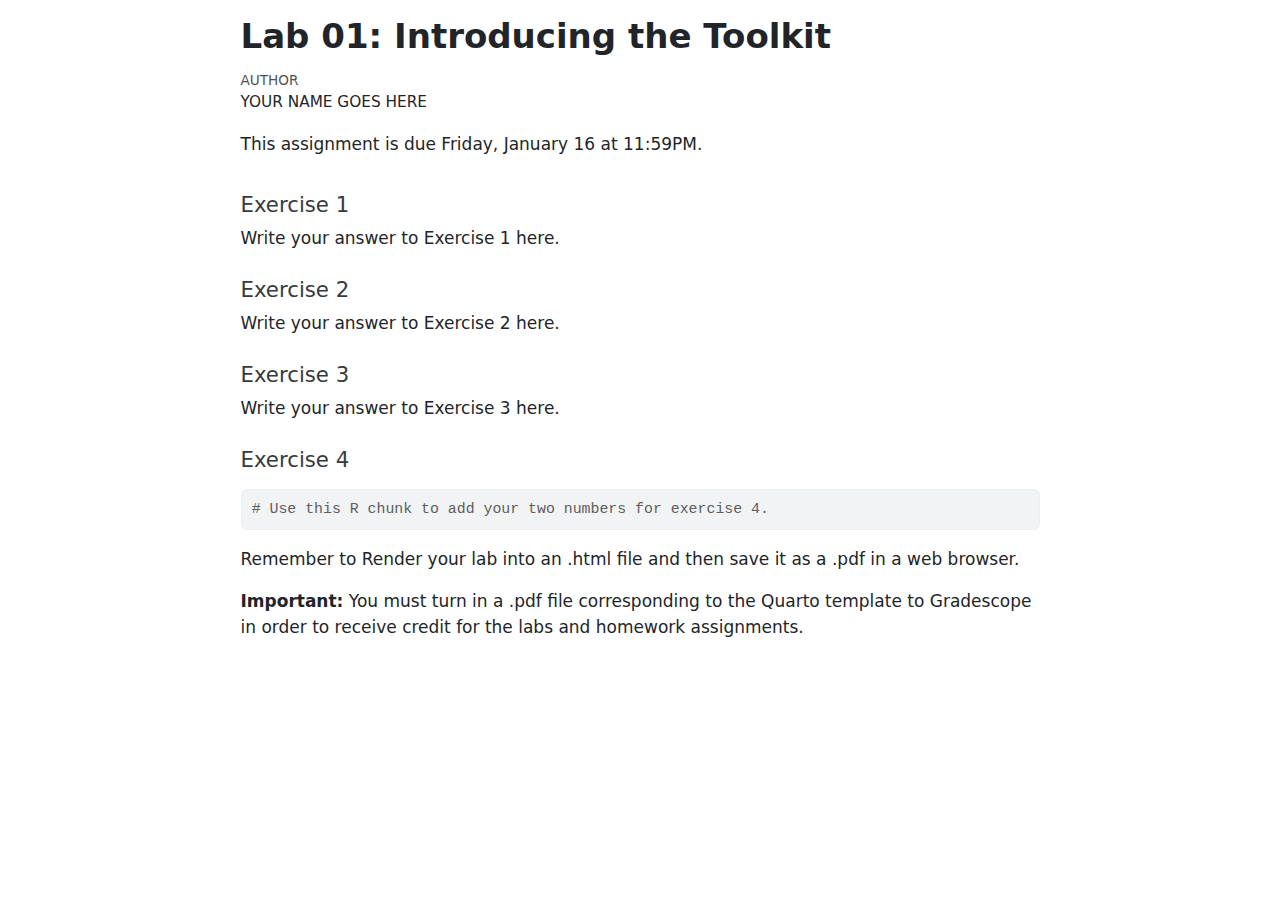
<file: labs/lab-1-template_AGH.html>
<!DOCTYPE html>
<html xmlns="http://www.w3.org/1999/xhtml" lang="en" xml:lang="en"><head>

<meta charset="utf-8">
<meta name="generator" content="quarto-1.8.26">

<meta name="viewport" content="width=device-width, initial-scale=1.0, user-scalable=yes">

<meta name="author" content="YOUR NAME GOES HERE">

<title>Lab 01: Introducing the Toolkit</title>
<style>
code{white-space: pre-wrap;}
span.smallcaps{font-variant: small-caps;}
div.columns{display: flex; gap: min(4vw, 1.5em);}
div.column{flex: auto; overflow-x: auto;}
div.hanging-indent{margin-left: 1.5em; text-indent: -1.5em;}
ul.task-list{list-style: none;}
ul.task-list li input[type="checkbox"] {
  width: 0.8em;
  margin: 0 0.8em 0.2em -1em; /* quarto-specific, see https://github.com/quarto-dev/quarto-cli/issues/4556 */ 
  vertical-align: middle;
}
/* CSS for syntax highlighting */
html { -webkit-text-size-adjust: 100%; }
pre > code.sourceCode { white-space: pre; position: relative; }
pre > code.sourceCode > span { display: inline-block; line-height: 1.25; }
pre > code.sourceCode > span:empty { height: 1.2em; }
.sourceCode { overflow: visible; }
code.sourceCode > span { color: inherit; text-decoration: inherit; }
div.sourceCode { margin: 1em 0; }
pre.sourceCode { margin: 0; }
@media screen {
div.sourceCode { overflow: auto; }
}
@media print {
pre > code.sourceCode { white-space: pre-wrap; }
pre > code.sourceCode > span { text-indent: -5em; padding-left: 5em; }
}
pre.numberSource code
  { counter-reset: source-line 0; }
pre.numberSource code > span
  { position: relative; left: -4em; counter-increment: source-line; }
pre.numberSource code > span > a:first-child::before
  { content: counter(source-line);
    position: relative; left: -1em; text-align: right; vertical-align: baseline;
    border: none; display: inline-block;
    -webkit-touch-callout: none; -webkit-user-select: none;
    -khtml-user-select: none; -moz-user-select: none;
    -ms-user-select: none; user-select: none;
    padding: 0 4px; width: 4em;
  }
pre.numberSource { margin-left: 3em;  padding-left: 4px; }
div.sourceCode
  {   }
@media screen {
pre > code.sourceCode > span > a:first-child::before { text-decoration: underline; }
}
</style>


<script src="lab-1-template_AGH_files/libs/clipboard/clipboard.min.js"></script>
<script src="lab-1-template_AGH_files/libs/quarto-html/quarto.js" type="module"></script>
<script src="lab-1-template_AGH_files/libs/quarto-html/tabsets/tabsets.js" type="module"></script>
<script src="lab-1-template_AGH_files/libs/quarto-html/axe/axe-check.js" type="module"></script>
<script src="lab-1-template_AGH_files/libs/quarto-html/popper.min.js"></script>
<script src="lab-1-template_AGH_files/libs/quarto-html/tippy.umd.min.js"></script>
<script src="lab-1-template_AGH_files/libs/quarto-html/anchor.min.js"></script>
<link href="lab-1-template_AGH_files/libs/quarto-html/tippy.css" rel="stylesheet">
<link href="lab-1-template_AGH_files/libs/quarto-html/quarto-syntax-highlighting-587c61ba64f3a5504c4d52d930310e48.css" rel="stylesheet" id="quarto-text-highlighting-styles">
<script src="lab-1-template_AGH_files/libs/bootstrap/bootstrap.min.js"></script>
<link href="lab-1-template_AGH_files/libs/bootstrap/bootstrap-icons.css" rel="stylesheet">
<link href="lab-1-template_AGH_files/libs/bootstrap/bootstrap-9e3ffae467580fdb927a41352e75a2e0.min.css" rel="stylesheet" append-hash="true" id="quarto-bootstrap" data-mode="light">


</head>

<body class="fullcontent quarto-light">

<div id="quarto-content" class="page-columns page-rows-contents page-layout-article">

<main class="content" id="quarto-document-content">

<header id="title-block-header" class="quarto-title-block default">
<div class="quarto-title">
<h1 class="title">Lab 01: Introducing the Toolkit</h1>
</div>



<div class="quarto-title-meta">

    <div>
    <div class="quarto-title-meta-heading">Author</div>
    <div class="quarto-title-meta-contents">
             <p>YOUR NAME GOES HERE </p>
          </div>
  </div>
    
  
    
  </div>
  


</header>


<p>This assignment is due Friday, January 16 at 11:59PM.</p>
<section id="exercise-1" class="level4">
<h4 class="anchored" data-anchor-id="exercise-1">Exercise 1</h4>
<p>Write your answer to Exercise 1 here.</p>
</section>
<section id="exercise-2" class="level4">
<h4 class="anchored" data-anchor-id="exercise-2">Exercise 2</h4>
<p>Write your answer to Exercise 2 here.</p>
</section>
<section id="exercise-3" class="level4">
<h4 class="anchored" data-anchor-id="exercise-3">Exercise 3</h4>
<p>Write your answer to Exercise 3 here.</p>
</section>
<section id="exercise-4" class="level4">
<h4 class="anchored" data-anchor-id="exercise-4">Exercise 4</h4>
<div class="cell">
<div class="code-copy-outer-scaffold"><div class="sourceCode cell-code" id="cb1"><pre class="sourceCode r code-with-copy"><code class="sourceCode r"><span id="cb1-1"><a href="#cb1-1" aria-hidden="true" tabindex="-1"></a><span class="co"># Use this R chunk to add your two numbers for exercise 4.</span></span></code></pre></div><button title="Copy to Clipboard" class="code-copy-button"><i class="bi"></i></button></div>
</div>
<p>Remember to Render your lab into an .html file and then save it as a .pdf in a web browser.</p>
<p><strong>Important:</strong> You must turn in a .pdf file corresponding to the Quarto template to Gradescope in order to receive credit for the labs and homework assignments.</p>
</section>

</main>
<!-- /main column -->
<script id="quarto-html-after-body" type="application/javascript">
  window.document.addEventListener("DOMContentLoaded", function (event) {
    const icon = "";
    const anchorJS = new window.AnchorJS();
    anchorJS.options = {
      placement: 'right',
      icon: icon
    };
    anchorJS.add('.anchored');
    const isCodeAnnotation = (el) => {
      for (const clz of el.classList) {
        if (clz.startsWith('code-annotation-')) {                     
          return true;
        }
      }
      return false;
    }
    const onCopySuccess = function(e) {
      // button target
      const button = e.trigger;
      // don't keep focus
      button.blur();
      // flash "checked"
      button.classList.add('code-copy-button-checked');
      var currentTitle = button.getAttribute("title");
      button.setAttribute("title", "Copied!");
      let tooltip;
      if (window.bootstrap) {
        button.setAttribute("data-bs-toggle", "tooltip");
        button.setAttribute("data-bs-placement", "left");
        button.setAttribute("data-bs-title", "Copied!");
        tooltip = new bootstrap.Tooltip(button, 
          { trigger: "manual", 
            customClass: "code-copy-button-tooltip",
            offset: [0, -8]});
        tooltip.show();    
      }
      setTimeout(function() {
        if (tooltip) {
          tooltip.hide();
          button.removeAttribute("data-bs-title");
          button.removeAttribute("data-bs-toggle");
          button.removeAttribute("data-bs-placement");
        }
        button.setAttribute("title", currentTitle);
        button.classList.remove('code-copy-button-checked');
      }, 1000);
      // clear code selection
      e.clearSelection();
    }
    const getTextToCopy = function(trigger) {
      const outerScaffold = trigger.parentElement.cloneNode(true);
      const codeEl = outerScaffold.querySelector('code');
      for (const childEl of codeEl.children) {
        if (isCodeAnnotation(childEl)) {
          childEl.remove();
        }
      }
      return codeEl.innerText;
    }
    const clipboard = new window.ClipboardJS('.code-copy-button:not([data-in-quarto-modal])', {
      text: getTextToCopy
    });
    clipboard.on('success', onCopySuccess);
    if (window.document.getElementById('quarto-embedded-source-code-modal')) {
      const clipboardModal = new window.ClipboardJS('.code-copy-button[data-in-quarto-modal]', {
        text: getTextToCopy,
        container: window.document.getElementById('quarto-embedded-source-code-modal')
      });
      clipboardModal.on('success', onCopySuccess);
    }
      var localhostRegex = new RegExp(/^(?:http|https):\/\/localhost\:?[0-9]*\//);
      var mailtoRegex = new RegExp(/^mailto:/);
        var filterRegex = new RegExp('/' + window.location.host + '/');
      var isInternal = (href) => {
          return filterRegex.test(href) || localhostRegex.test(href) || mailtoRegex.test(href);
      }
      // Inspect non-navigation links and adorn them if external
     var links = window.document.querySelectorAll('a[href]:not(.nav-link):not(.navbar-brand):not(.toc-action):not(.sidebar-link):not(.sidebar-item-toggle):not(.pagination-link):not(.no-external):not([aria-hidden]):not(.dropdown-item):not(.quarto-navigation-tool):not(.about-link)');
      for (var i=0; i<links.length; i++) {
        const link = links[i];
        if (!isInternal(link.href)) {
          // undo the damage that might have been done by quarto-nav.js in the case of
          // links that we want to consider external
          if (link.dataset.originalHref !== undefined) {
            link.href = link.dataset.originalHref;
          }
        }
      }
    function tippyHover(el, contentFn, onTriggerFn, onUntriggerFn) {
      const config = {
        allowHTML: true,
        maxWidth: 500,
        delay: 100,
        arrow: false,
        appendTo: function(el) {
            return el.parentElement;
        },
        interactive: true,
        interactiveBorder: 10,
        theme: 'quarto',
        placement: 'bottom-start',
      };
      if (contentFn) {
        config.content = contentFn;
      }
      if (onTriggerFn) {
        config.onTrigger = onTriggerFn;
      }
      if (onUntriggerFn) {
        config.onUntrigger = onUntriggerFn;
      }
      window.tippy(el, config); 
    }
    const noterefs = window.document.querySelectorAll('a[role="doc-noteref"]');
    for (var i=0; i<noterefs.length; i++) {
      const ref = noterefs[i];
      tippyHover(ref, function() {
        // use id or data attribute instead here
        let href = ref.getAttribute('data-footnote-href') || ref.getAttribute('href');
        try { href = new URL(href).hash; } catch {}
        const id = href.replace(/^#\/?/, "");
        const note = window.document.getElementById(id);
        if (note) {
          return note.innerHTML;
        } else {
          return "";
        }
      });
    }
    const xrefs = window.document.querySelectorAll('a.quarto-xref');
    const processXRef = (id, note) => {
      // Strip column container classes
      const stripColumnClz = (el) => {
        el.classList.remove("page-full", "page-columns");
        if (el.children) {
          for (const child of el.children) {
            stripColumnClz(child);
          }
        }
      }
      stripColumnClz(note)
      if (id === null || id.startsWith('sec-')) {
        // Special case sections, only their first couple elements
        const container = document.createElement("div");
        if (note.children && note.children.length > 2) {
          container.appendChild(note.children[0].cloneNode(true));
          for (let i = 1; i < note.children.length; i++) {
            const child = note.children[i];
            if (child.tagName === "P" && child.innerText === "") {
              continue;
            } else {
              container.appendChild(child.cloneNode(true));
              break;
            }
          }
          if (window.Quarto?.typesetMath) {
            window.Quarto.typesetMath(container);
          }
          return container.innerHTML
        } else {
          if (window.Quarto?.typesetMath) {
            window.Quarto.typesetMath(note);
          }
          return note.innerHTML;
        }
      } else {
        // Remove any anchor links if they are present
        const anchorLink = note.querySelector('a.anchorjs-link');
        if (anchorLink) {
          anchorLink.remove();
        }
        if (window.Quarto?.typesetMath) {
          window.Quarto.typesetMath(note);
        }
        if (note.classList.contains("callout")) {
          return note.outerHTML;
        } else {
          return note.innerHTML;
        }
      }
    }
    for (var i=0; i<xrefs.length; i++) {
      const xref = xrefs[i];
      tippyHover(xref, undefined, function(instance) {
        instance.disable();
        let url = xref.getAttribute('href');
        let hash = undefined; 
        if (url.startsWith('#')) {
          hash = url;
        } else {
          try { hash = new URL(url).hash; } catch {}
        }
        if (hash) {
          const id = hash.replace(/^#\/?/, "");
          const note = window.document.getElementById(id);
          if (note !== null) {
            try {
              const html = processXRef(id, note.cloneNode(true));
              instance.setContent(html);
            } finally {
              instance.enable();
              instance.show();
            }
          } else {
            // See if we can fetch this
            fetch(url.split('#')[0])
            .then(res => res.text())
            .then(html => {
              const parser = new DOMParser();
              const htmlDoc = parser.parseFromString(html, "text/html");
              const note = htmlDoc.getElementById(id);
              if (note !== null) {
                const html = processXRef(id, note);
                instance.setContent(html);
              } 
            }).finally(() => {
              instance.enable();
              instance.show();
            });
          }
        } else {
          // See if we can fetch a full url (with no hash to target)
          // This is a special case and we should probably do some content thinning / targeting
          fetch(url)
          .then(res => res.text())
          .then(html => {
            const parser = new DOMParser();
            const htmlDoc = parser.parseFromString(html, "text/html");
            const note = htmlDoc.querySelector('main.content');
            if (note !== null) {
              // This should only happen for chapter cross references
              // (since there is no id in the URL)
              // remove the first header
              if (note.children.length > 0 && note.children[0].tagName === "HEADER") {
                note.children[0].remove();
              }
              const html = processXRef(null, note);
              instance.setContent(html);
            } 
          }).finally(() => {
            instance.enable();
            instance.show();
          });
        }
      }, function(instance) {
      });
    }
        let selectedAnnoteEl;
        const selectorForAnnotation = ( cell, annotation) => {
          let cellAttr = 'data-code-cell="' + cell + '"';
          let lineAttr = 'data-code-annotation="' +  annotation + '"';
          const selector = 'span[' + cellAttr + '][' + lineAttr + ']';
          return selector;
        }
        const selectCodeLines = (annoteEl) => {
          const doc = window.document;
          const targetCell = annoteEl.getAttribute("data-target-cell");
          const targetAnnotation = annoteEl.getAttribute("data-target-annotation");
          const annoteSpan = window.document.querySelector(selectorForAnnotation(targetCell, targetAnnotation));
          const lines = annoteSpan.getAttribute("data-code-lines").split(",");
          const lineIds = lines.map((line) => {
            return targetCell + "-" + line;
          })
          let top = null;
          let height = null;
          let parent = null;
          if (lineIds.length > 0) {
              //compute the position of the single el (top and bottom and make a div)
              const el = window.document.getElementById(lineIds[0]);
              top = el.offsetTop;
              height = el.offsetHeight;
              parent = el.parentElement.parentElement;
            if (lineIds.length > 1) {
              const lastEl = window.document.getElementById(lineIds[lineIds.length - 1]);
              const bottom = lastEl.offsetTop + lastEl.offsetHeight;
              height = bottom - top;
            }
            if (top !== null && height !== null && parent !== null) {
              // cook up a div (if necessary) and position it 
              let div = window.document.getElementById("code-annotation-line-highlight");
              if (div === null) {
                div = window.document.createElement("div");
                div.setAttribute("id", "code-annotation-line-highlight");
                div.style.position = 'absolute';
                parent.appendChild(div);
              }
              div.style.top = top - 2 + "px";
              div.style.height = height + 4 + "px";
              div.style.left = 0;
              let gutterDiv = window.document.getElementById("code-annotation-line-highlight-gutter");
              if (gutterDiv === null) {
                gutterDiv = window.document.createElement("div");
                gutterDiv.setAttribute("id", "code-annotation-line-highlight-gutter");
                gutterDiv.style.position = 'absolute';
                const codeCell = window.document.getElementById(targetCell);
                const gutter = codeCell.querySelector('.code-annotation-gutter');
                gutter.appendChild(gutterDiv);
              }
              gutterDiv.style.top = top - 2 + "px";
              gutterDiv.style.height = height + 4 + "px";
            }
            selectedAnnoteEl = annoteEl;
          }
        };
        const unselectCodeLines = () => {
          const elementsIds = ["code-annotation-line-highlight", "code-annotation-line-highlight-gutter"];
          elementsIds.forEach((elId) => {
            const div = window.document.getElementById(elId);
            if (div) {
              div.remove();
            }
          });
          selectedAnnoteEl = undefined;
        };
          // Handle positioning of the toggle
      window.addEventListener(
        "resize",
        throttle(() => {
          elRect = undefined;
          if (selectedAnnoteEl) {
            selectCodeLines(selectedAnnoteEl);
          }
        }, 10)
      );
      function throttle(fn, ms) {
      let throttle = false;
      let timer;
        return (...args) => {
          if(!throttle) { // first call gets through
              fn.apply(this, args);
              throttle = true;
          } else { // all the others get throttled
              if(timer) clearTimeout(timer); // cancel #2
              timer = setTimeout(() => {
                fn.apply(this, args);
                timer = throttle = false;
              }, ms);
          }
        };
      }
        // Attach click handler to the DT
        const annoteDls = window.document.querySelectorAll('dt[data-target-cell]');
        for (const annoteDlNode of annoteDls) {
          annoteDlNode.addEventListener('click', (event) => {
            const clickedEl = event.target;
            if (clickedEl !== selectedAnnoteEl) {
              unselectCodeLines();
              const activeEl = window.document.querySelector('dt[data-target-cell].code-annotation-active');
              if (activeEl) {
                activeEl.classList.remove('code-annotation-active');
              }
              selectCodeLines(clickedEl);
              clickedEl.classList.add('code-annotation-active');
            } else {
              // Unselect the line
              unselectCodeLines();
              clickedEl.classList.remove('code-annotation-active');
            }
          });
        }
    const findCites = (el) => {
      const parentEl = el.parentElement;
      if (parentEl) {
        const cites = parentEl.dataset.cites;
        if (cites) {
          return {
            el,
            cites: cites.split(' ')
          };
        } else {
          return findCites(el.parentElement)
        }
      } else {
        return undefined;
      }
    };
    var bibliorefs = window.document.querySelectorAll('a[role="doc-biblioref"]');
    for (var i=0; i<bibliorefs.length; i++) {
      const ref = bibliorefs[i];
      const citeInfo = findCites(ref);
      if (citeInfo) {
        tippyHover(citeInfo.el, function() {
          var popup = window.document.createElement('div');
          citeInfo.cites.forEach(function(cite) {
            var citeDiv = window.document.createElement('div');
            citeDiv.classList.add('hanging-indent');
            citeDiv.classList.add('csl-entry');
            var biblioDiv = window.document.getElementById('ref-' + cite);
            if (biblioDiv) {
              citeDiv.innerHTML = biblioDiv.innerHTML;
            }
            popup.appendChild(citeDiv);
          });
          return popup.innerHTML;
        });
      }
    }
  });
  </script>
</div> <!-- /content -->




</body></html>
</file>
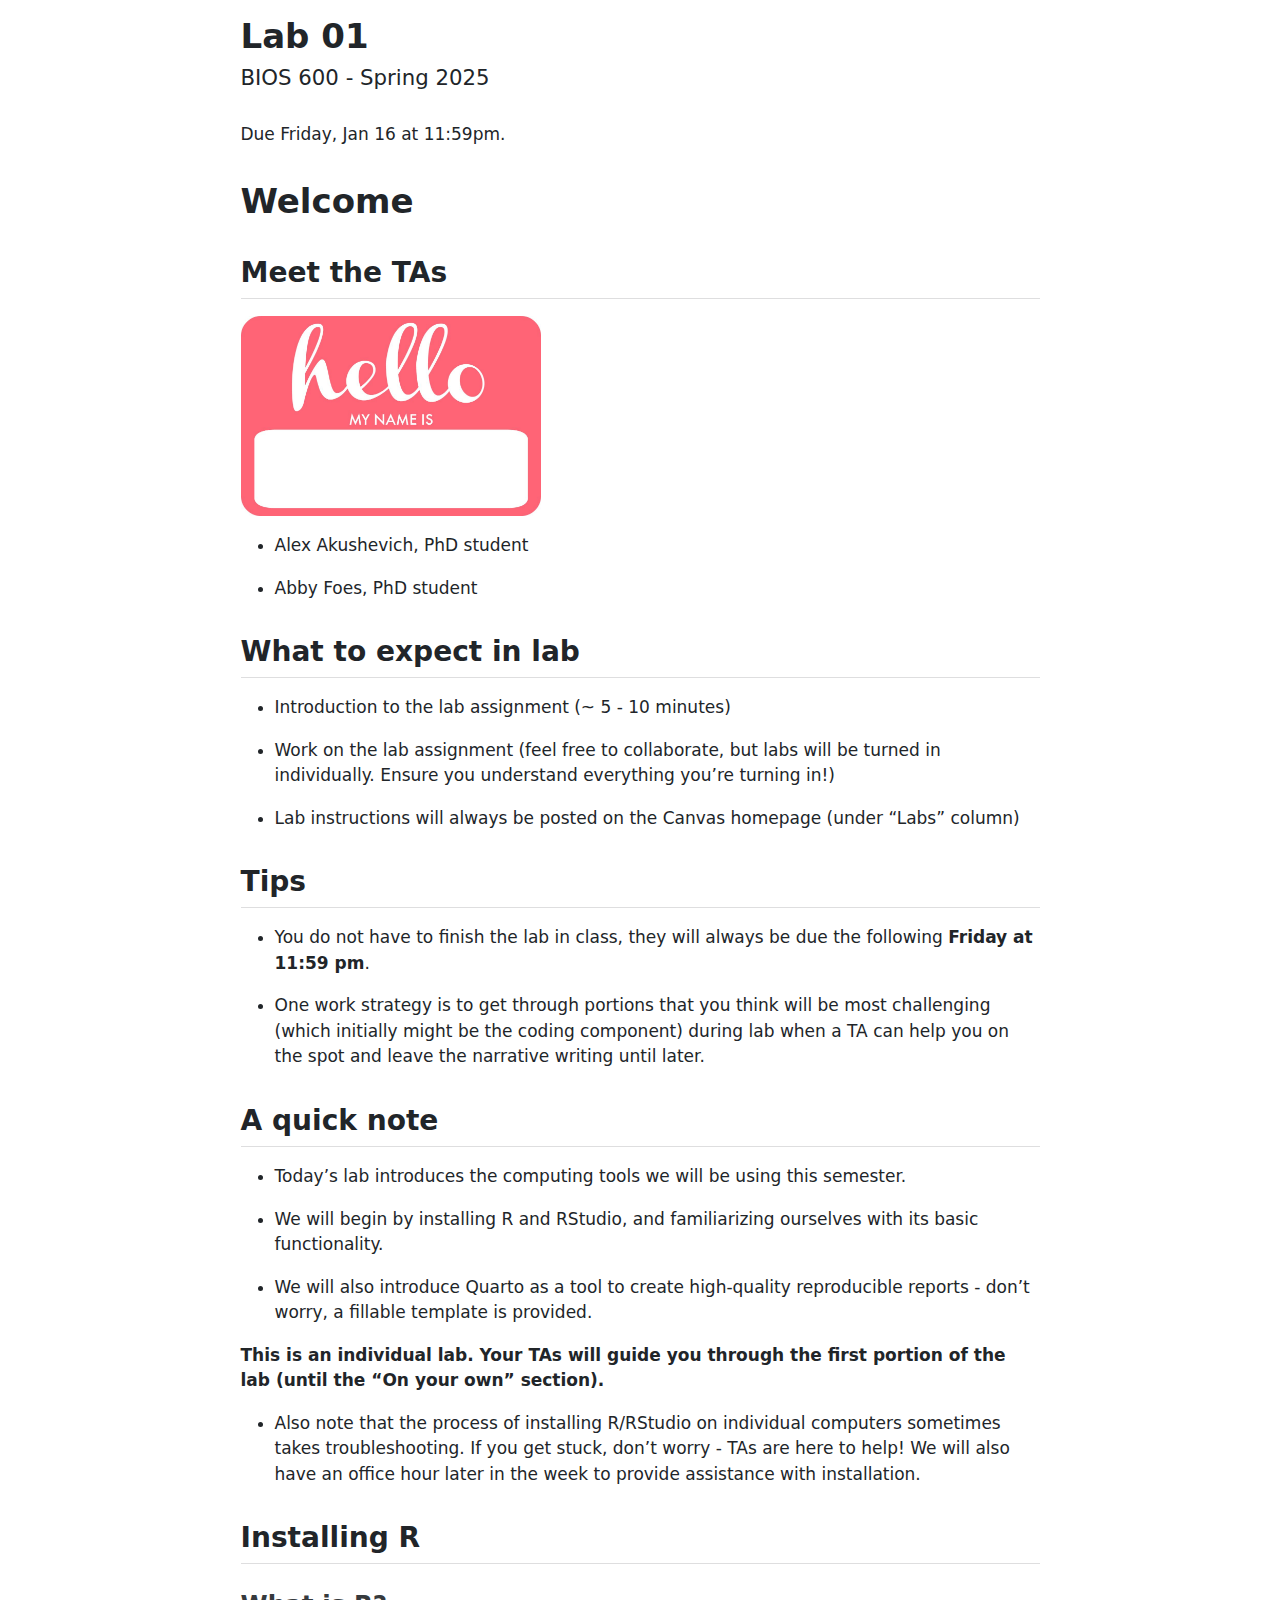
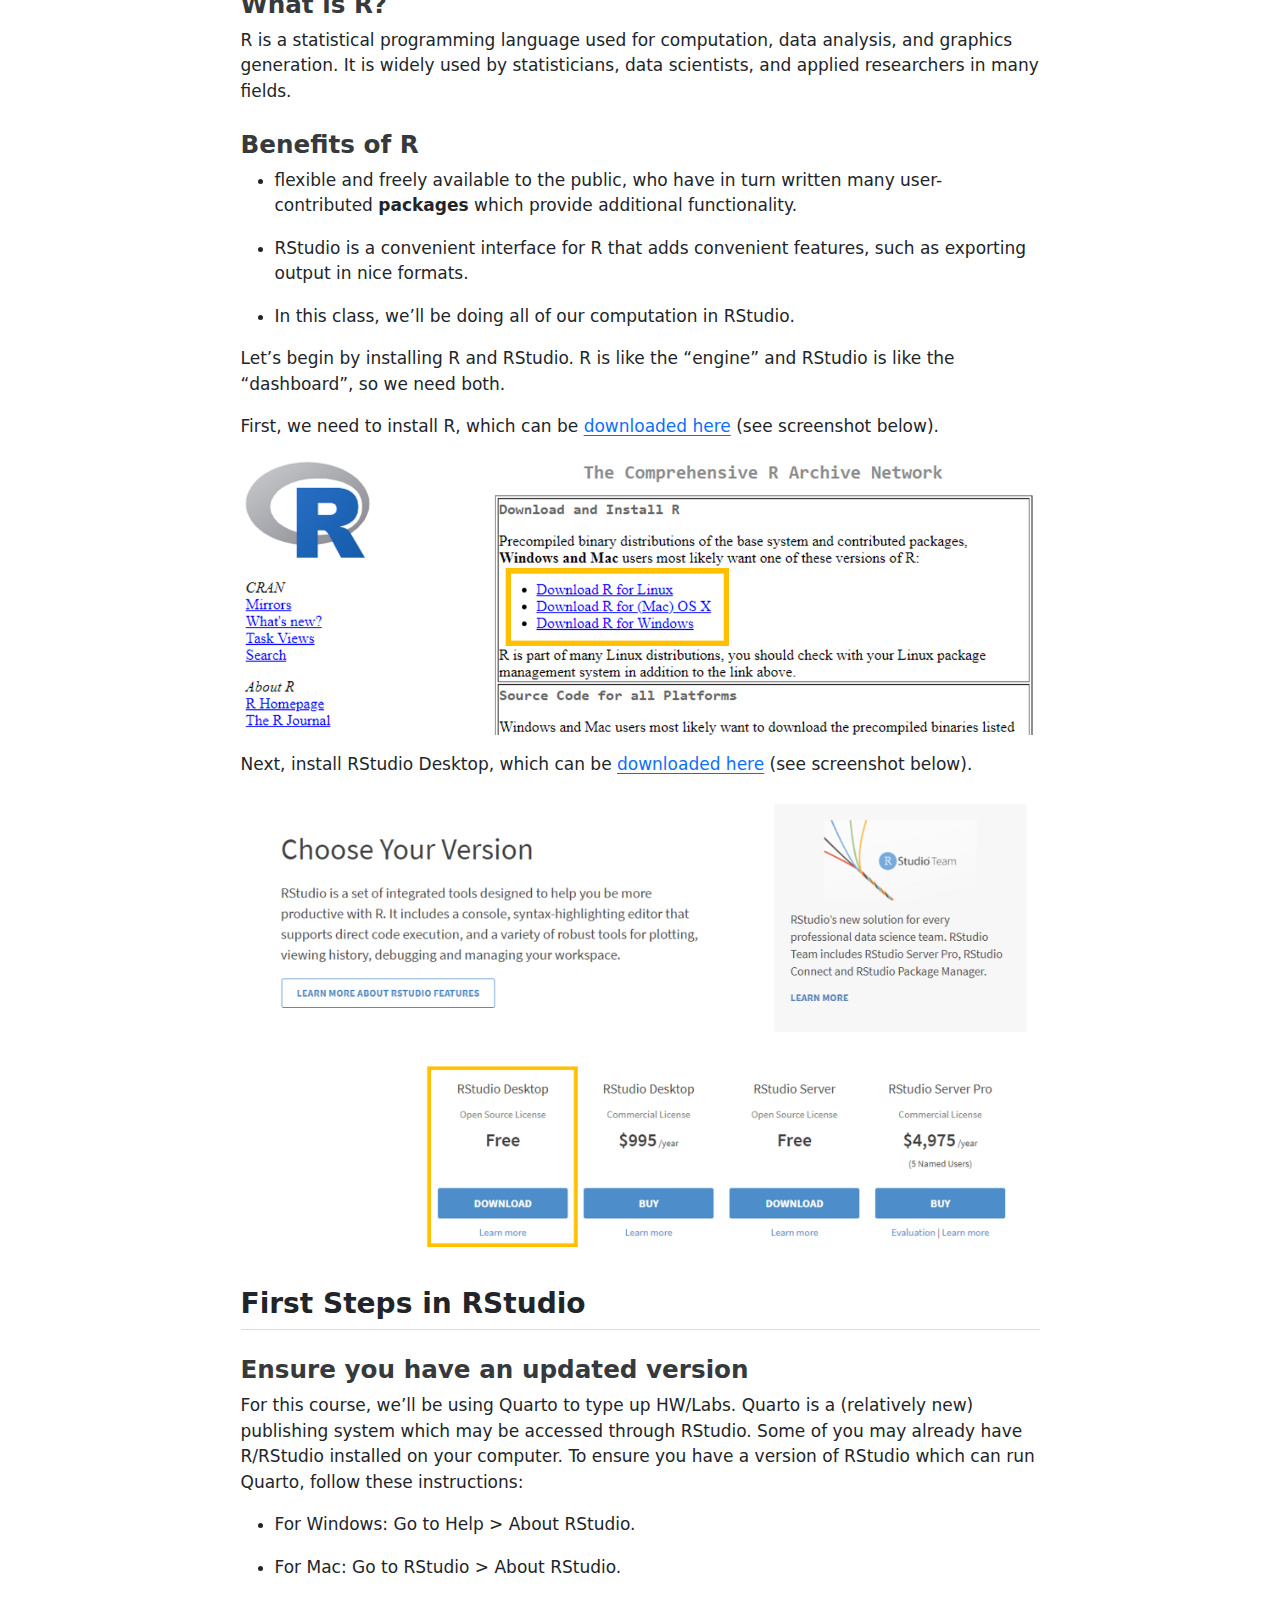
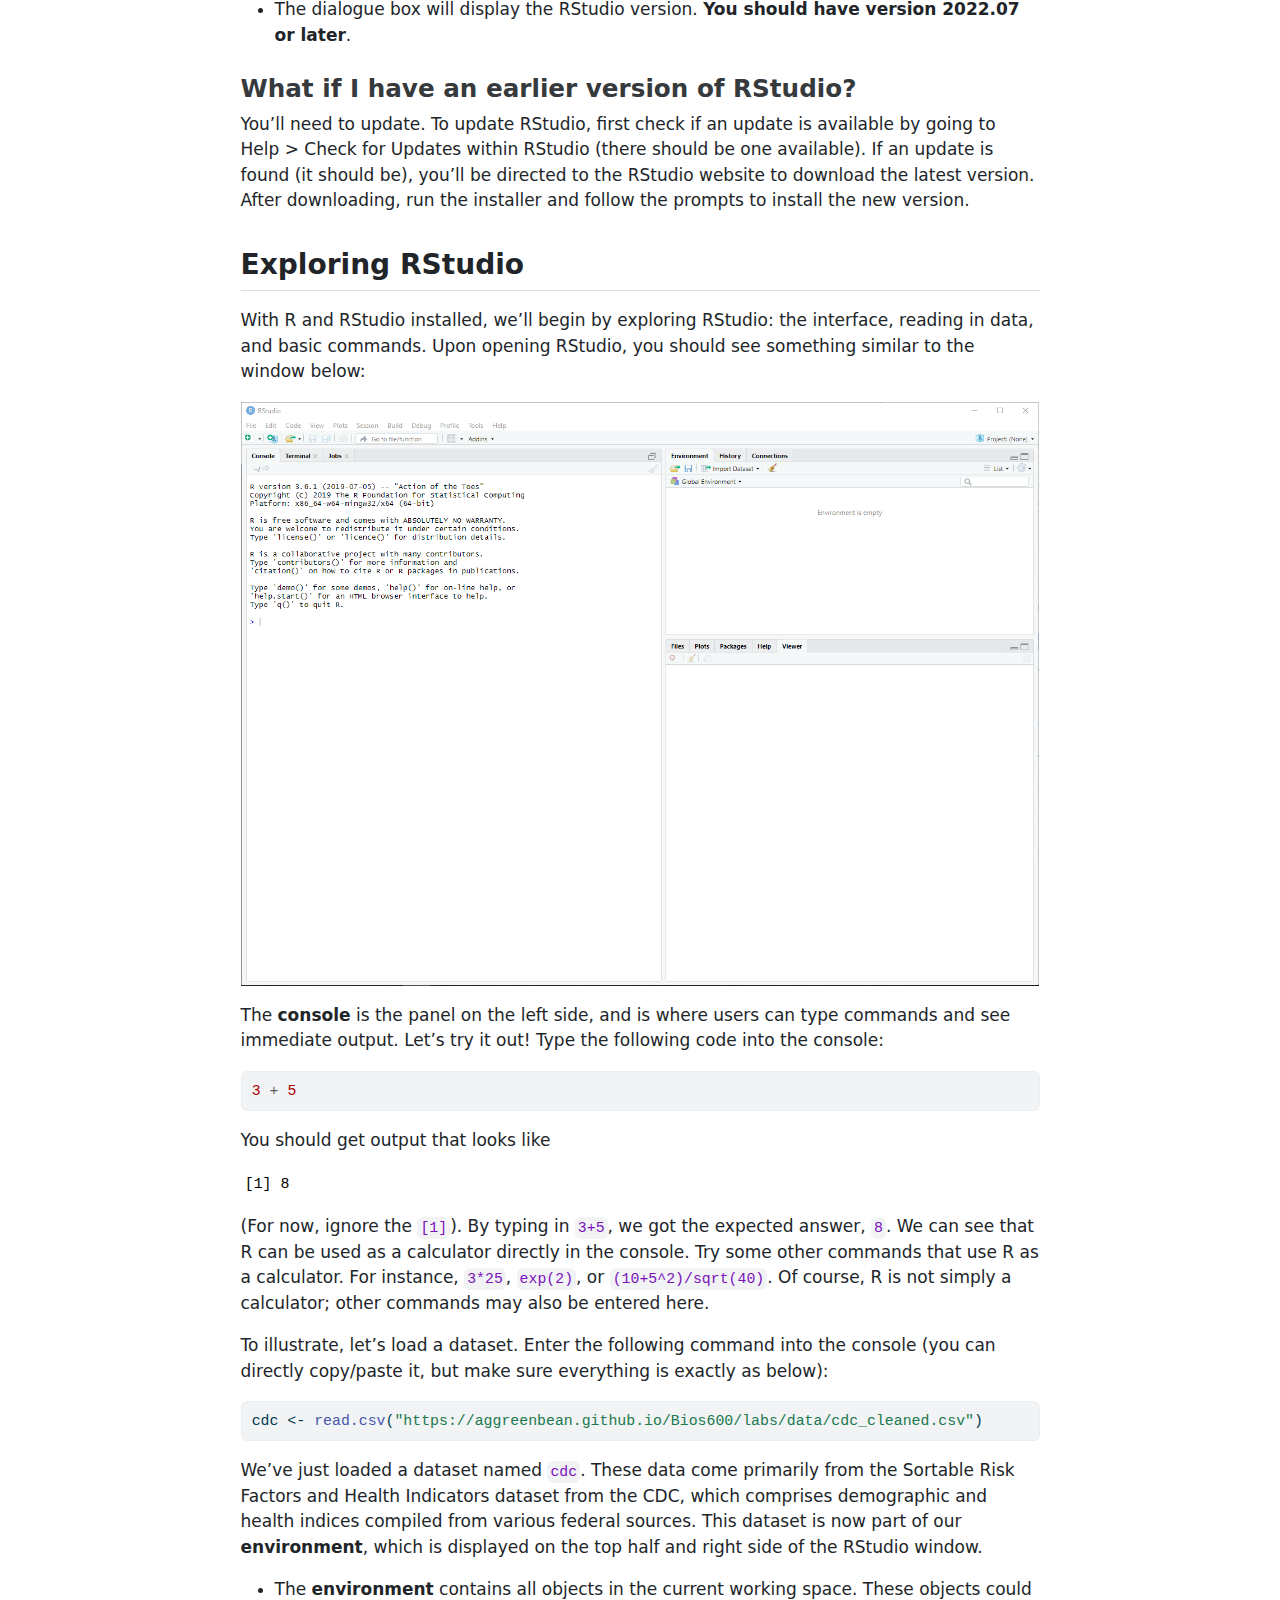
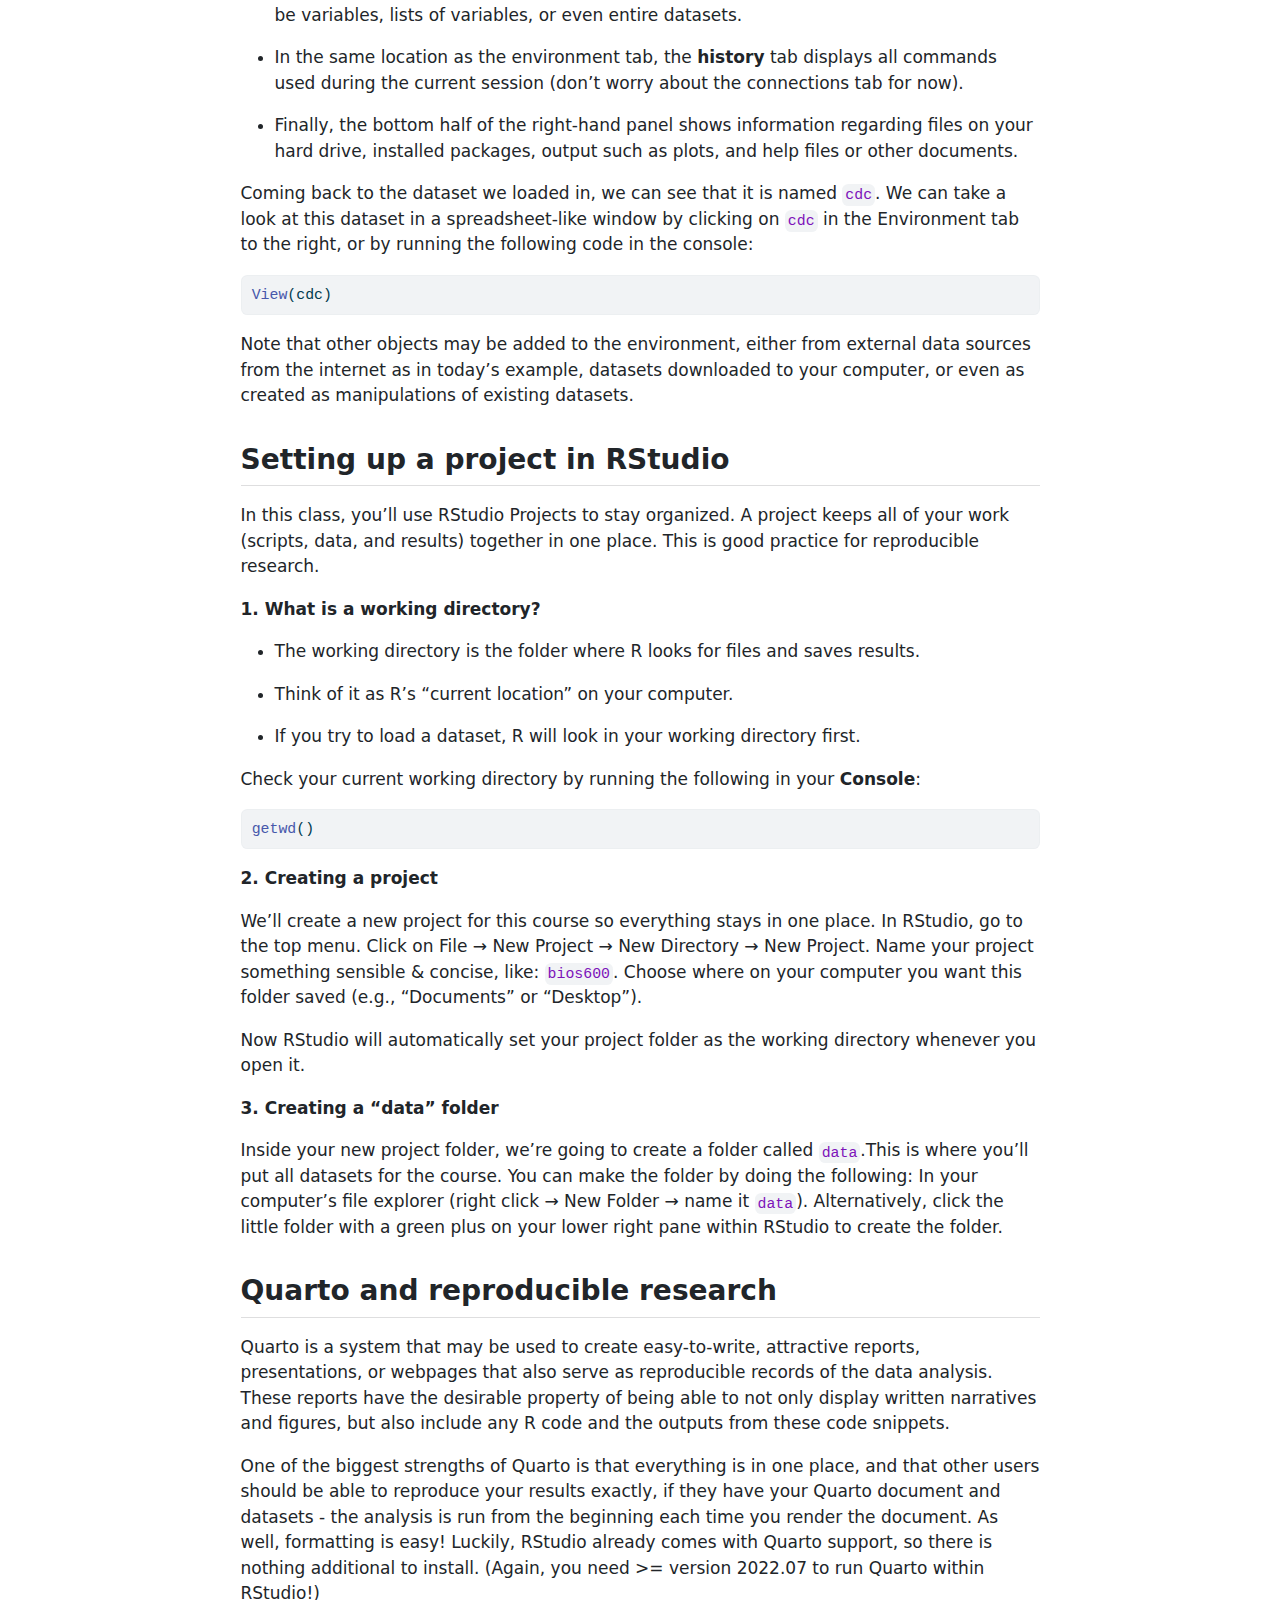
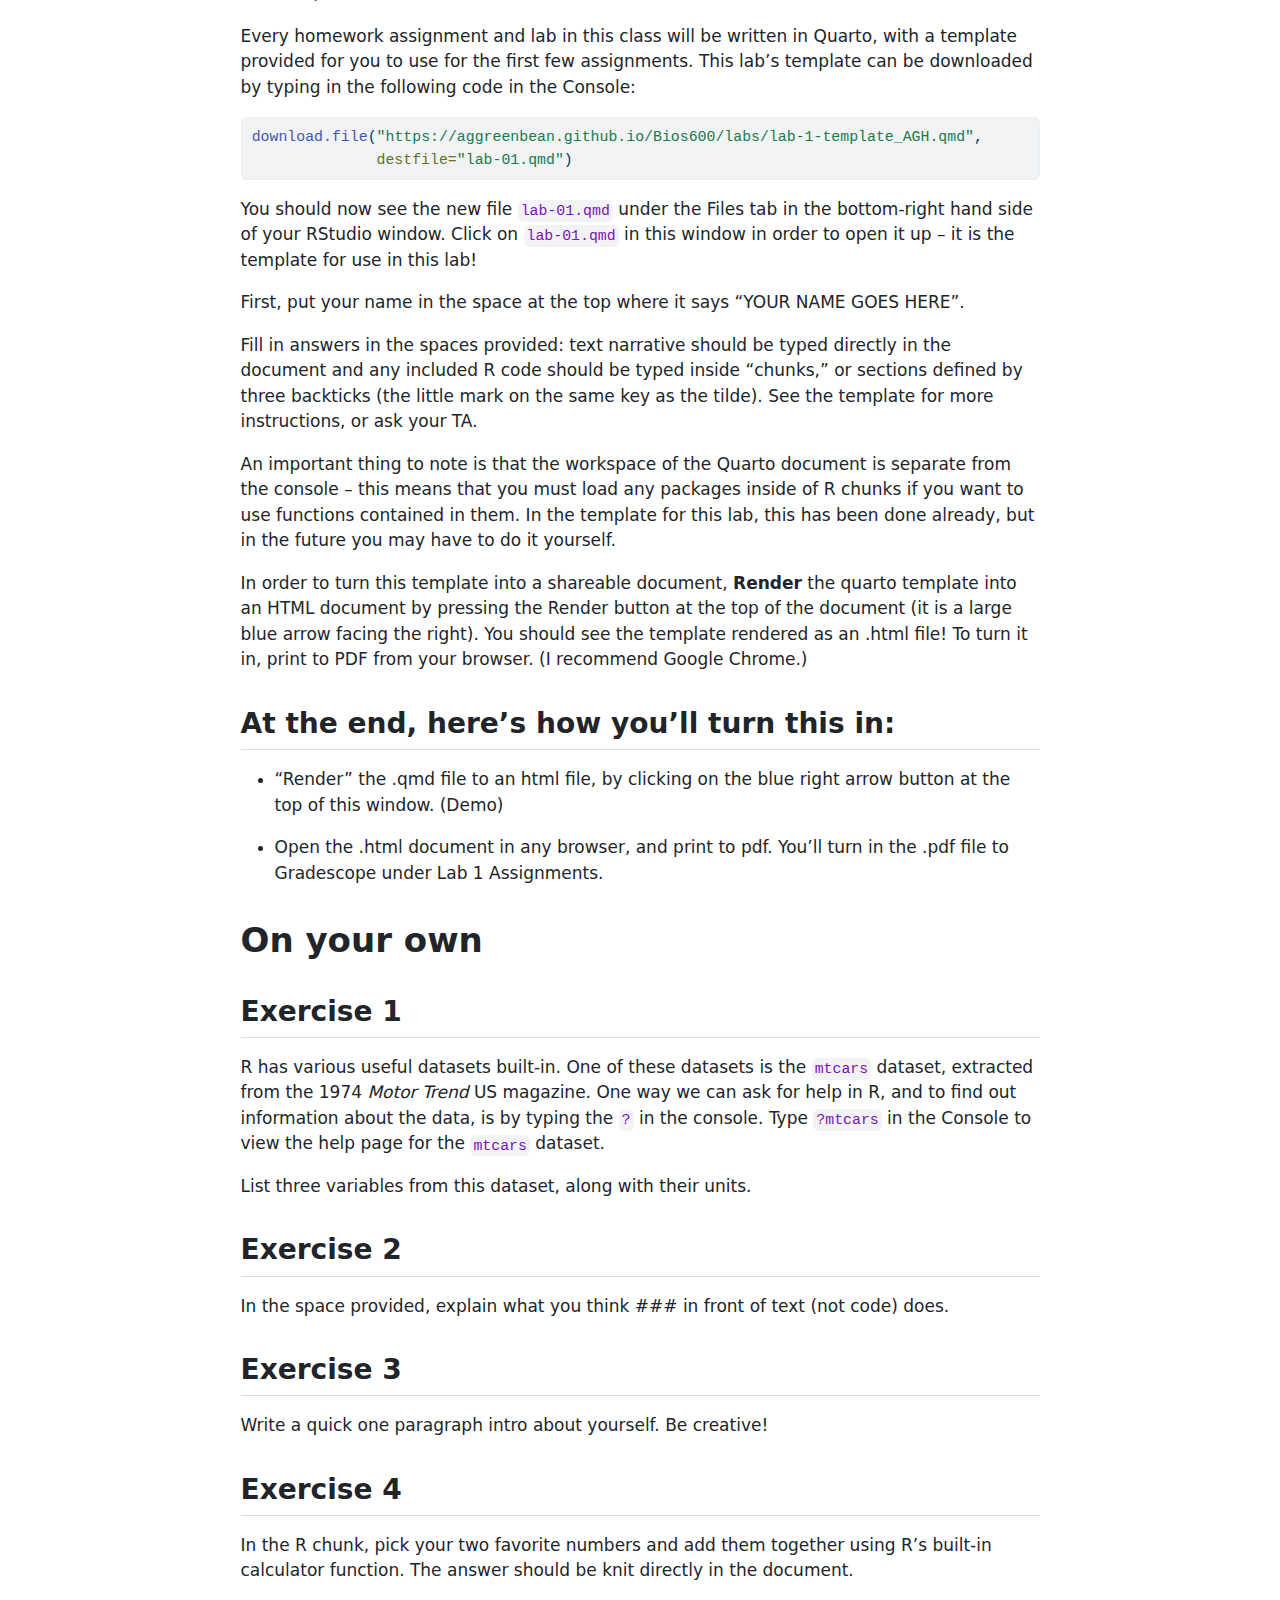
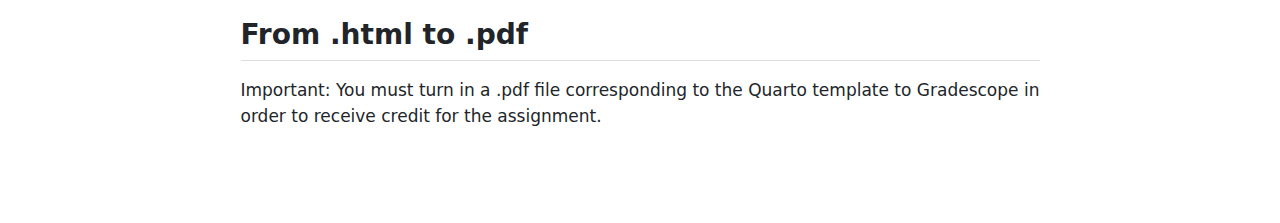
<file: labs/lab-1_AGH.html>
<!DOCTYPE html>
<html xmlns="http://www.w3.org/1999/xhtml" lang="en" xml:lang="en"><head>

<meta charset="utf-8">
<meta name="generator" content="quarto-1.8.26">

<meta name="viewport" content="width=device-width, initial-scale=1.0, user-scalable=yes">


<title>Lab 01</title>
<style>
code{white-space: pre-wrap;}
span.smallcaps{font-variant: small-caps;}
div.columns{display: flex; gap: min(4vw, 1.5em);}
div.column{flex: auto; overflow-x: auto;}
div.hanging-indent{margin-left: 1.5em; text-indent: -1.5em;}
ul.task-list{list-style: none;}
ul.task-list li input[type="checkbox"] {
  width: 0.8em;
  margin: 0 0.8em 0.2em -1em; /* quarto-specific, see https://github.com/quarto-dev/quarto-cli/issues/4556 */ 
  vertical-align: middle;
}
/* CSS for syntax highlighting */
html { -webkit-text-size-adjust: 100%; }
pre > code.sourceCode { white-space: pre; position: relative; }
pre > code.sourceCode > span { display: inline-block; line-height: 1.25; }
pre > code.sourceCode > span:empty { height: 1.2em; }
.sourceCode { overflow: visible; }
code.sourceCode > span { color: inherit; text-decoration: inherit; }
div.sourceCode { margin: 1em 0; }
pre.sourceCode { margin: 0; }
@media screen {
div.sourceCode { overflow: auto; }
}
@media print {
pre > code.sourceCode { white-space: pre-wrap; }
pre > code.sourceCode > span { text-indent: -5em; padding-left: 5em; }
}
pre.numberSource code
  { counter-reset: source-line 0; }
pre.numberSource code > span
  { position: relative; left: -4em; counter-increment: source-line; }
pre.numberSource code > span > a:first-child::before
  { content: counter(source-line);
    position: relative; left: -1em; text-align: right; vertical-align: baseline;
    border: none; display: inline-block;
    -webkit-touch-callout: none; -webkit-user-select: none;
    -khtml-user-select: none; -moz-user-select: none;
    -ms-user-select: none; user-select: none;
    padding: 0 4px; width: 4em;
  }
pre.numberSource { margin-left: 3em;  padding-left: 4px; }
div.sourceCode
  {   }
@media screen {
pre > code.sourceCode > span > a:first-child::before { text-decoration: underline; }
}
</style>


<script src="lab-1_AGH_files/libs/clipboard/clipboard.min.js"></script>
<script src="lab-1_AGH_files/libs/quarto-html/quarto.js" type="module"></script>
<script src="lab-1_AGH_files/libs/quarto-html/tabsets/tabsets.js" type="module"></script>
<script src="lab-1_AGH_files/libs/quarto-html/axe/axe-check.js" type="module"></script>
<script src="lab-1_AGH_files/libs/quarto-html/popper.min.js"></script>
<script src="lab-1_AGH_files/libs/quarto-html/tippy.umd.min.js"></script>
<script src="lab-1_AGH_files/libs/quarto-html/anchor.min.js"></script>
<link href="lab-1_AGH_files/libs/quarto-html/tippy.css" rel="stylesheet">
<link href="lab-1_AGH_files/libs/quarto-html/quarto-syntax-highlighting-587c61ba64f3a5504c4d52d930310e48.css" rel="stylesheet" id="quarto-text-highlighting-styles">
<script src="lab-1_AGH_files/libs/bootstrap/bootstrap.min.js"></script>
<link href="lab-1_AGH_files/libs/bootstrap/bootstrap-icons.css" rel="stylesheet">
<link href="lab-1_AGH_files/libs/bootstrap/bootstrap-9e3ffae467580fdb927a41352e75a2e0.min.css" rel="stylesheet" append-hash="true" id="quarto-bootstrap" data-mode="light">


</head>

<body class="fullcontent quarto-light">

<div id="quarto-content" class="page-columns page-rows-contents page-layout-article">

<main class="content" id="quarto-document-content">

<header id="title-block-header" class="quarto-title-block default">
<div class="quarto-title">
<h1 class="title">Lab 01</h1>
<p class="subtitle lead">BIOS 600 - Spring 2025</p>
</div>



<div class="quarto-title-meta">

    
  
    
  </div>
  


</header>


<p>Due Friday, Jan 16 at 11:59pm.</p>
<section id="welcome" class="level1">
<h1>Welcome</h1>
<section id="meet-the-tas" class="level2">
<h2 class="anchored" data-anchor-id="meet-the-tas">Meet the TAs</h2>
<p><img src="images/lab-1/hello-sticker.jpeg" class="img-fluid" width="300"></p>
<ul>
<li><p>Alex Akushevich, PhD student</p></li>
<li><p>Abby Foes, PhD student</p></li>
</ul>
</section>
<section id="what-to-expect-in-lab" class="level2">
<h2 class="anchored" data-anchor-id="what-to-expect-in-lab"><strong>What to expect in lab</strong></h2>
<ul>
<li><p>Introduction to the lab assignment (~ 5 - 10 minutes)</p></li>
<li><p>Work on the lab assignment (feel free to collaborate, but labs will be turned in individually. Ensure you understand everything you’re turning in!)</p></li>
<li><p>Lab instructions will always be posted on the Canvas homepage (under “Labs” column)</p></li>
</ul>
</section>
<section id="tips" class="level2">
<h2 class="anchored" data-anchor-id="tips"><strong>Tips</strong></h2>
<ul>
<li><p>You do not have to finish the lab in class, they will always be due the following <strong>Friday at 11:59 pm</strong>.</p></li>
<li><p>One work strategy is to get through portions that you think will be most challenging (which initially might be the coding component) during lab when a TA can help you on the spot and leave the narrative writing until later.</p></li>
</ul>
</section>
<section id="a-quick-note" class="level2">
<h2 class="anchored" data-anchor-id="a-quick-note">A quick note</h2>
<ul>
<li><p>Today’s lab introduces the computing tools we will be using this semester.</p></li>
<li><p>We will begin by installing R and RStudio, and familiarizing ourselves with its basic functionality.</p></li>
<li><p>We will also introduce Quarto as a tool to create high-quality reproducible reports - don’t worry, a fillable template is provided.</p></li>
</ul>
<p><strong>This is an individual lab. Your TAs will guide you through the first portion of the lab (until the “On your own” section).</strong></p>
<ul>
<li>Also note that the process of installing R/RStudio on individual computers sometimes takes troubleshooting. If you get stuck, don’t worry - TAs are here to help! We will also have an office hour later in the week to provide assistance with installation.</li>
</ul>
</section>
<section id="installing-r" class="level2">
<h2 class="anchored" data-anchor-id="installing-r">Installing R</h2>
<section id="what-is-r" class="level3">
<h3 class="anchored" data-anchor-id="what-is-r">What is R?</h3>
<p>R is a statistical programming language used for computation, data analysis, and graphics generation. It is widely used by statisticians, data scientists, and applied researchers in many fields.</p>
</section>
<section id="benefits-of-r" class="level3">
<h3 class="anchored" data-anchor-id="benefits-of-r">Benefits of R</h3>
<ul>
<li><p>flexible and freely available to the public, who have in turn written many user-contributed <strong>packages</strong> which provide additional functionality.</p></li>
<li><p>RStudio is a convenient interface for R that adds convenient features, such as exporting output in nice formats.</p></li>
<li><p>In this class, we’ll be doing all of our computation in RStudio.</p></li>
</ul>
<p>Let’s begin by installing R and RStudio. R is like the “engine” and RStudio is like the “dashboard”, so we need both.</p>
<p>First, we need to install R, which can be <a href="https://cran.r-project.org/">downloaded here</a> (see screenshot below).</p>
<p><img src="images/lab-1/r1.png" class="img-fluid"></p>
<p>Next, install RStudio Desktop, which can be <a href="https://posit.co/download/rstudio-desktop/">downloaded here</a> (see screenshot below).</p>
<p><img src="images/lab-1/r2.png" class="img-fluid"></p>
</section>
</section>
<section id="first-steps-in-rstudio" class="level2">
<h2 class="anchored" data-anchor-id="first-steps-in-rstudio">First Steps in RStudio</h2>
<section id="ensure-you-have-an-updated-version" class="level3">
<h3 class="anchored" data-anchor-id="ensure-you-have-an-updated-version">Ensure you have an updated version</h3>
<p>For this course, we’ll be using Quarto to type up HW/Labs. Quarto is a (relatively new) publishing system which may be accessed through RStudio. Some of you may already have R/RStudio installed on your computer. To ensure you have a version of RStudio which can run Quarto, follow these instructions:</p>
<ul>
<li><p>For Windows: Go to Help &gt; About RStudio.</p></li>
<li><p>For Mac: Go to RStudio &gt; About RStudio.</p></li>
<li><p>The dialogue box will display the RStudio version. <strong>You should have version 2022.07 or later</strong>.</p></li>
</ul>
</section>
<section id="what-if-i-have-an-earlier-version-of-rstudio" class="level3">
<h3 class="anchored" data-anchor-id="what-if-i-have-an-earlier-version-of-rstudio">What if I have an earlier version of RStudio?</h3>
<p>You’ll need to update. To update RStudio, first check if an update is available by going to Help &gt; Check for Updates within RStudio (there should be one available). If an update is found (it should be), you’ll be directed to the RStudio website to download the latest version. After downloading, run the installer and follow the prompts to install the new version.</p>
</section>
</section>
<section id="exploring-rstudio" class="level2">
<h2 class="anchored" data-anchor-id="exploring-rstudio">Exploring RStudio</h2>
<p>With R and RStudio installed, we’ll begin by exploring RStudio: the interface, reading in data, and basic commands. Upon opening RStudio, you should see something similar to the window below:</p>
<p><img src="images/lab-1/r3.png" class="img-fluid"></p>
<p>The <strong>console</strong> is the panel on the left side, and is where users can type commands and see immediate output. Let’s try it out! Type the following code into the console:</p>
<div class="cell">
<div class="code-copy-outer-scaffold"><div class="sourceCode cell-code" id="cb1"><pre class="sourceCode r code-with-copy"><code class="sourceCode r"><span id="cb1-1"><a href="#cb1-1" aria-hidden="true" tabindex="-1"></a><span class="dv">3</span> <span class="sc">+</span> <span class="dv">5</span></span></code></pre></div><button title="Copy to Clipboard" class="code-copy-button"><i class="bi"></i></button></div>
</div>
<p>You should get output that looks like</p>
<div class="cell">
<div class="cell-output cell-output-stdout">
<pre><code>[1] 8</code></pre>
</div>
</div>
<p>(For now, ignore the <code>[1]</code>). By typing in <code>3+5</code>, we got the expected answer, <code>8</code>. We can see that R can be used as a calculator directly in the console. Try some other commands that use R as a calculator. For instance, <code>3*25</code>, <code>exp(2)</code>, or <code>(10+5^2)/sqrt(40)</code>. Of course, R is not simply a calculator; other commands may also be entered here.</p>
<p>To illustrate, let’s load a dataset. Enter the following command into the console (you can directly copy/paste it, but make sure everything is exactly as below):</p>
<div class="cell">
<div class="code-copy-outer-scaffold"><div class="sourceCode cell-code" id="cb3"><pre class="sourceCode r code-with-copy"><code class="sourceCode r"><span id="cb3-1"><a href="#cb3-1" aria-hidden="true" tabindex="-1"></a>cdc <span class="ot">&lt;-</span> <span class="fu">read.csv</span>(<span class="st">"https://aggreenbean.github.io/Bios600/labs/data/cdc_cleaned.csv"</span>)</span></code></pre></div><button title="Copy to Clipboard" class="code-copy-button"><i class="bi"></i></button></div>
</div>
<p>We’ve just loaded a dataset named <code>cdc</code>. These data come primarily from the Sortable Risk Factors and Health Indicators dataset from the CDC, which comprises demographic and health indices compiled from various federal sources. This dataset is now part of our <strong>environment</strong>, which is displayed on the top half and right side of the RStudio window.</p>
<ul>
<li><p>The <strong>environment</strong> contains all objects in the current working space. These objects could be variables, lists of variables, or even entire datasets.</p></li>
<li><p>In the same location as the environment tab, the <strong>history</strong> tab displays all commands used during the current session (don’t worry about the connections tab for now).</p></li>
<li><p>Finally, the bottom half of the right-hand panel shows information regarding files on your hard drive, installed packages, output such as plots, and help files or other documents.</p></li>
</ul>
<p>Coming back to the dataset we loaded in, we can see that it is named <code>cdc</code>. We can take a look at this dataset in a spreadsheet-like window by clicking on <code>cdc</code> in the Environment tab to the right, or by running the following code in the console:</p>
<div class="cell">
<div class="code-copy-outer-scaffold"><div class="sourceCode cell-code" id="cb4"><pre class="sourceCode r code-with-copy"><code class="sourceCode r"><span id="cb4-1"><a href="#cb4-1" aria-hidden="true" tabindex="-1"></a><span class="fu">View</span>(cdc)</span></code></pre></div><button title="Copy to Clipboard" class="code-copy-button"><i class="bi"></i></button></div>
</div>
<p>Note that other objects may be added to the environment, either from external data sources from the internet as in today’s example, datasets downloaded to your computer, or even as created as manipulations of existing datasets.</p>
</section>
<section id="setting-up-a-project-in-rstudio" class="level2">
<h2 class="anchored" data-anchor-id="setting-up-a-project-in-rstudio">Setting up a project in RStudio</h2>
<p>In this class, you’ll use RStudio Projects to stay organized. A project keeps all of your work (scripts, data, and results) together in one place. This is good practice for reproducible research.</p>
<p><strong>1. What is a working directory?</strong></p>
<ul>
<li><p>The working directory is the folder where R looks for files and saves results.</p></li>
<li><p>Think of it as R’s “current location” on your computer.</p></li>
<li><p>If you try to load a dataset, R will look in your working directory first.</p></li>
</ul>
<p>Check your current working directory by running the following in your <strong>Console</strong>:</p>
<div class="cell">
<div class="code-copy-outer-scaffold"><div class="sourceCode cell-code" id="cb5"><pre class="sourceCode r code-with-copy"><code class="sourceCode r"><span id="cb5-1"><a href="#cb5-1" aria-hidden="true" tabindex="-1"></a><span class="fu">getwd</span>()</span></code></pre></div><button title="Copy to Clipboard" class="code-copy-button"><i class="bi"></i></button></div>
</div>
<p><strong>2. Creating a project</strong></p>
<p>We’ll create a new project for this course so everything stays in one place. In RStudio, go to the top menu. Click on File → New Project → New Directory → New Project. Name your project something sensible &amp; concise, like: <code>bios600</code>. Choose where on your computer you want this folder saved (e.g., “Documents” or “Desktop”).</p>
<p>Now RStudio will automatically set your project folder as the working directory whenever you open it.</p>
<p><strong>3. Creating a “data” folder</strong></p>
<p>Inside your new project folder, we’re going to create a folder called <code>data</code>.This is where you’ll put all datasets for the course. You can make the folder by doing the following: In your computer’s file explorer (right click → New Folder → name it <code>data</code>). Alternatively, click the little folder with a green plus on your lower right pane within RStudio to create the folder.</p>
</section>
<section id="quarto-and-reproducible-research" class="level2">
<h2 class="anchored" data-anchor-id="quarto-and-reproducible-research">Quarto and reproducible research</h2>
<p>Quarto is a system that may be used to create easy-to-write, attractive reports, presentations, or webpages that also serve as reproducible records of the data analysis. These reports have the desirable property of being able to not only display written narratives and figures, but also include any R code and the outputs from these code snippets.</p>
<p>One of the biggest strengths of Quarto is that everything is in one place, and that other users should be able to reproduce your results exactly, if they have your Quarto document and datasets - the analysis is run from the beginning each time you render the document. As well, formatting is easy! Luckily, RStudio already comes with Quarto support, so there is nothing additional to install. (Again, you need &gt;= version 2022.07 to run Quarto within RStudio!)</p>
<p>Every homework assignment and lab in this class will be written in Quarto, with a template provided for you to use for the first few assignments. This lab’s template can be downloaded by typing in the following code in the Console:</p>
<div class="cell">
<div class="code-copy-outer-scaffold"><div class="sourceCode cell-code" id="cb6"><pre class="sourceCode r code-with-copy"><code class="sourceCode r"><span id="cb6-1"><a href="#cb6-1" aria-hidden="true" tabindex="-1"></a><span class="fu">download.file</span>(<span class="st">"https://aggreenbean.github.io/Bios600/labs/lab-1-template_AGH.qmd"</span>,</span>
<span id="cb6-2"><a href="#cb6-2" aria-hidden="true" tabindex="-1"></a>              <span class="at">destfile=</span><span class="st">"lab-01.qmd"</span>)</span></code></pre></div><button title="Copy to Clipboard" class="code-copy-button"><i class="bi"></i></button></div>
</div>
<p>You should now see the new file <code>lab-01.qmd</code> under the Files tab in the bottom-right hand side of your RStudio window. Click on <code>lab-01.qmd</code> in this window in order to open it up – it is the template for use in this lab!</p>
<p>First, put your name in the space at the top where it says “YOUR NAME GOES HERE”.</p>
<p>Fill in answers in the spaces provided: text narrative should be typed directly in the document and any included R code should be typed inside “chunks,” or sections defined by three backticks (the little mark on the same key as the tilde). See the template for more instructions, or ask your TA.</p>
<p>An important thing to note is that the workspace of the Quarto document is separate from the console – this means that you must load any packages inside of R chunks if you want to use functions contained in them. In the template for this lab, this has been done already, but in the future you may have to do it yourself.</p>
<p>In order to turn this template into a shareable document, <strong>Render</strong> the quarto template into an HTML document by pressing the Render button at the top of the document (it is a large blue arrow facing the right). You should see the template rendered as an .html file! To turn it in, print to PDF from your browser. (I recommend Google Chrome.)</p>
</section>
<section id="at-the-end-heres-how-youll-turn-this-in" class="level2">
<h2 class="anchored" data-anchor-id="at-the-end-heres-how-youll-turn-this-in">At the end, here’s how you’ll turn this in:</h2>
<ul>
<li><p>“Render” the .qmd file to an html file, by clicking on the blue right arrow button at the top of this window. (Demo)</p></li>
<li><p>Open the .html document in any browser, and print to pdf. You’ll turn in the .pdf file to Gradescope under Lab 1 Assignments.</p></li>
</ul>
</section>
</section>
<section id="on-your-own" class="level1">
<h1>On your own</h1>
<section id="exercise-1" class="level2">
<h2 class="anchored" data-anchor-id="exercise-1">Exercise 1</h2>
<p>R has various useful datasets built-in. One of these datasets is the <code>mtcars</code> dataset, extracted from the 1974 <em>Motor Trend</em> US magazine. One way we can ask for help in R, and to find out information about the data, is by typing the <code>?</code> in the console. Type <code>?mtcars</code> in the Console to view the help page for the <code>mtcars</code> dataset.</p>
<p>List three variables from this dataset, along with their units.</p>
</section>
<section id="exercise-2" class="level2">
<h2 class="anchored" data-anchor-id="exercise-2">Exercise 2</h2>
<p>In the space provided, explain what you think ### in front of text (not code) does.</p>
</section>
<section id="exercise-3" class="level2">
<h2 class="anchored" data-anchor-id="exercise-3">Exercise 3</h2>
<p>Write a quick one paragraph intro about yourself. Be creative!</p>
</section>
<section id="exercise-4" class="level2">
<h2 class="anchored" data-anchor-id="exercise-4">Exercise 4</h2>
<p>In the R chunk, pick your two favorite numbers and add them together using R’s built-in calculator function. The answer should be knit directly in the document.</p>
</section>
<section id="from-.html-to-.pdf" class="level2">
<h2 class="anchored" data-anchor-id="from-.html-to-.pdf">From .html to .pdf</h2>
<p>Important: You must turn in a .pdf file corresponding to the Quarto template to Gradescope in order to receive credit for the assignment.</p>
</section>
</section>

</main>
<!-- /main column -->
<script id="quarto-html-after-body" type="application/javascript">
  window.document.addEventListener("DOMContentLoaded", function (event) {
    const icon = "";
    const anchorJS = new window.AnchorJS();
    anchorJS.options = {
      placement: 'right',
      icon: icon
    };
    anchorJS.add('.anchored');
    const isCodeAnnotation = (el) => {
      for (const clz of el.classList) {
        if (clz.startsWith('code-annotation-')) {                     
          return true;
        }
      }
      return false;
    }
    const onCopySuccess = function(e) {
      // button target
      const button = e.trigger;
      // don't keep focus
      button.blur();
      // flash "checked"
      button.classList.add('code-copy-button-checked');
      var currentTitle = button.getAttribute("title");
      button.setAttribute("title", "Copied!");
      let tooltip;
      if (window.bootstrap) {
        button.setAttribute("data-bs-toggle", "tooltip");
        button.setAttribute("data-bs-placement", "left");
        button.setAttribute("data-bs-title", "Copied!");
        tooltip = new bootstrap.Tooltip(button, 
          { trigger: "manual", 
            customClass: "code-copy-button-tooltip",
            offset: [0, -8]});
        tooltip.show();    
      }
      setTimeout(function() {
        if (tooltip) {
          tooltip.hide();
          button.removeAttribute("data-bs-title");
          button.removeAttribute("data-bs-toggle");
          button.removeAttribute("data-bs-placement");
        }
        button.setAttribute("title", currentTitle);
        button.classList.remove('code-copy-button-checked');
      }, 1000);
      // clear code selection
      e.clearSelection();
    }
    const getTextToCopy = function(trigger) {
      const outerScaffold = trigger.parentElement.cloneNode(true);
      const codeEl = outerScaffold.querySelector('code');
      for (const childEl of codeEl.children) {
        if (isCodeAnnotation(childEl)) {
          childEl.remove();
        }
      }
      return codeEl.innerText;
    }
    const clipboard = new window.ClipboardJS('.code-copy-button:not([data-in-quarto-modal])', {
      text: getTextToCopy
    });
    clipboard.on('success', onCopySuccess);
    if (window.document.getElementById('quarto-embedded-source-code-modal')) {
      const clipboardModal = new window.ClipboardJS('.code-copy-button[data-in-quarto-modal]', {
        text: getTextToCopy,
        container: window.document.getElementById('quarto-embedded-source-code-modal')
      });
      clipboardModal.on('success', onCopySuccess);
    }
      var localhostRegex = new RegExp(/^(?:http|https):\/\/localhost\:?[0-9]*\//);
      var mailtoRegex = new RegExp(/^mailto:/);
        var filterRegex = new RegExp('/' + window.location.host + '/');
      var isInternal = (href) => {
          return filterRegex.test(href) || localhostRegex.test(href) || mailtoRegex.test(href);
      }
      // Inspect non-navigation links and adorn them if external
     var links = window.document.querySelectorAll('a[href]:not(.nav-link):not(.navbar-brand):not(.toc-action):not(.sidebar-link):not(.sidebar-item-toggle):not(.pagination-link):not(.no-external):not([aria-hidden]):not(.dropdown-item):not(.quarto-navigation-tool):not(.about-link)');
      for (var i=0; i<links.length; i++) {
        const link = links[i];
        if (!isInternal(link.href)) {
          // undo the damage that might have been done by quarto-nav.js in the case of
          // links that we want to consider external
          if (link.dataset.originalHref !== undefined) {
            link.href = link.dataset.originalHref;
          }
        }
      }
    function tippyHover(el, contentFn, onTriggerFn, onUntriggerFn) {
      const config = {
        allowHTML: true,
        maxWidth: 500,
        delay: 100,
        arrow: false,
        appendTo: function(el) {
            return el.parentElement;
        },
        interactive: true,
        interactiveBorder: 10,
        theme: 'quarto',
        placement: 'bottom-start',
      };
      if (contentFn) {
        config.content = contentFn;
      }
      if (onTriggerFn) {
        config.onTrigger = onTriggerFn;
      }
      if (onUntriggerFn) {
        config.onUntrigger = onUntriggerFn;
      }
      window.tippy(el, config); 
    }
    const noterefs = window.document.querySelectorAll('a[role="doc-noteref"]');
    for (var i=0; i<noterefs.length; i++) {
      const ref = noterefs[i];
      tippyHover(ref, function() {
        // use id or data attribute instead here
        let href = ref.getAttribute('data-footnote-href') || ref.getAttribute('href');
        try { href = new URL(href).hash; } catch {}
        const id = href.replace(/^#\/?/, "");
        const note = window.document.getElementById(id);
        if (note) {
          return note.innerHTML;
        } else {
          return "";
        }
      });
    }
    const xrefs = window.document.querySelectorAll('a.quarto-xref');
    const processXRef = (id, note) => {
      // Strip column container classes
      const stripColumnClz = (el) => {
        el.classList.remove("page-full", "page-columns");
        if (el.children) {
          for (const child of el.children) {
            stripColumnClz(child);
          }
        }
      }
      stripColumnClz(note)
      if (id === null || id.startsWith('sec-')) {
        // Special case sections, only their first couple elements
        const container = document.createElement("div");
        if (note.children && note.children.length > 2) {
          container.appendChild(note.children[0].cloneNode(true));
          for (let i = 1; i < note.children.length; i++) {
            const child = note.children[i];
            if (child.tagName === "P" && child.innerText === "") {
              continue;
            } else {
              container.appendChild(child.cloneNode(true));
              break;
            }
          }
          if (window.Quarto?.typesetMath) {
            window.Quarto.typesetMath(container);
          }
          return container.innerHTML
        } else {
          if (window.Quarto?.typesetMath) {
            window.Quarto.typesetMath(note);
          }
          return note.innerHTML;
        }
      } else {
        // Remove any anchor links if they are present
        const anchorLink = note.querySelector('a.anchorjs-link');
        if (anchorLink) {
          anchorLink.remove();
        }
        if (window.Quarto?.typesetMath) {
          window.Quarto.typesetMath(note);
        }
        if (note.classList.contains("callout")) {
          return note.outerHTML;
        } else {
          return note.innerHTML;
        }
      }
    }
    for (var i=0; i<xrefs.length; i++) {
      const xref = xrefs[i];
      tippyHover(xref, undefined, function(instance) {
        instance.disable();
        let url = xref.getAttribute('href');
        let hash = undefined; 
        if (url.startsWith('#')) {
          hash = url;
        } else {
          try { hash = new URL(url).hash; } catch {}
        }
        if (hash) {
          const id = hash.replace(/^#\/?/, "");
          const note = window.document.getElementById(id);
          if (note !== null) {
            try {
              const html = processXRef(id, note.cloneNode(true));
              instance.setContent(html);
            } finally {
              instance.enable();
              instance.show();
            }
          } else {
            // See if we can fetch this
            fetch(url.split('#')[0])
            .then(res => res.text())
            .then(html => {
              const parser = new DOMParser();
              const htmlDoc = parser.parseFromString(html, "text/html");
              const note = htmlDoc.getElementById(id);
              if (note !== null) {
                const html = processXRef(id, note);
                instance.setContent(html);
              } 
            }).finally(() => {
              instance.enable();
              instance.show();
            });
          }
        } else {
          // See if we can fetch a full url (with no hash to target)
          // This is a special case and we should probably do some content thinning / targeting
          fetch(url)
          .then(res => res.text())
          .then(html => {
            const parser = new DOMParser();
            const htmlDoc = parser.parseFromString(html, "text/html");
            const note = htmlDoc.querySelector('main.content');
            if (note !== null) {
              // This should only happen for chapter cross references
              // (since there is no id in the URL)
              // remove the first header
              if (note.children.length > 0 && note.children[0].tagName === "HEADER") {
                note.children[0].remove();
              }
              const html = processXRef(null, note);
              instance.setContent(html);
            } 
          }).finally(() => {
            instance.enable();
            instance.show();
          });
        }
      }, function(instance) {
      });
    }
        let selectedAnnoteEl;
        const selectorForAnnotation = ( cell, annotation) => {
          let cellAttr = 'data-code-cell="' + cell + '"';
          let lineAttr = 'data-code-annotation="' +  annotation + '"';
          const selector = 'span[' + cellAttr + '][' + lineAttr + ']';
          return selector;
        }
        const selectCodeLines = (annoteEl) => {
          const doc = window.document;
          const targetCell = annoteEl.getAttribute("data-target-cell");
          const targetAnnotation = annoteEl.getAttribute("data-target-annotation");
          const annoteSpan = window.document.querySelector(selectorForAnnotation(targetCell, targetAnnotation));
          const lines = annoteSpan.getAttribute("data-code-lines").split(",");
          const lineIds = lines.map((line) => {
            return targetCell + "-" + line;
          })
          let top = null;
          let height = null;
          let parent = null;
          if (lineIds.length > 0) {
              //compute the position of the single el (top and bottom and make a div)
              const el = window.document.getElementById(lineIds[0]);
              top = el.offsetTop;
              height = el.offsetHeight;
              parent = el.parentElement.parentElement;
            if (lineIds.length > 1) {
              const lastEl = window.document.getElementById(lineIds[lineIds.length - 1]);
              const bottom = lastEl.offsetTop + lastEl.offsetHeight;
              height = bottom - top;
            }
            if (top !== null && height !== null && parent !== null) {
              // cook up a div (if necessary) and position it 
              let div = window.document.getElementById("code-annotation-line-highlight");
              if (div === null) {
                div = window.document.createElement("div");
                div.setAttribute("id", "code-annotation-line-highlight");
                div.style.position = 'absolute';
                parent.appendChild(div);
              }
              div.style.top = top - 2 + "px";
              div.style.height = height + 4 + "px";
              div.style.left = 0;
              let gutterDiv = window.document.getElementById("code-annotation-line-highlight-gutter");
              if (gutterDiv === null) {
                gutterDiv = window.document.createElement("div");
                gutterDiv.setAttribute("id", "code-annotation-line-highlight-gutter");
                gutterDiv.style.position = 'absolute';
                const codeCell = window.document.getElementById(targetCell);
                const gutter = codeCell.querySelector('.code-annotation-gutter');
                gutter.appendChild(gutterDiv);
              }
              gutterDiv.style.top = top - 2 + "px";
              gutterDiv.style.height = height + 4 + "px";
            }
            selectedAnnoteEl = annoteEl;
          }
        };
        const unselectCodeLines = () => {
          const elementsIds = ["code-annotation-line-highlight", "code-annotation-line-highlight-gutter"];
          elementsIds.forEach((elId) => {
            const div = window.document.getElementById(elId);
            if (div) {
              div.remove();
            }
          });
          selectedAnnoteEl = undefined;
        };
          // Handle positioning of the toggle
      window.addEventListener(
        "resize",
        throttle(() => {
          elRect = undefined;
          if (selectedAnnoteEl) {
            selectCodeLines(selectedAnnoteEl);
          }
        }, 10)
      );
      function throttle(fn, ms) {
      let throttle = false;
      let timer;
        return (...args) => {
          if(!throttle) { // first call gets through
              fn.apply(this, args);
              throttle = true;
          } else { // all the others get throttled
              if(timer) clearTimeout(timer); // cancel #2
              timer = setTimeout(() => {
                fn.apply(this, args);
                timer = throttle = false;
              }, ms);
          }
        };
      }
        // Attach click handler to the DT
        const annoteDls = window.document.querySelectorAll('dt[data-target-cell]');
        for (const annoteDlNode of annoteDls) {
          annoteDlNode.addEventListener('click', (event) => {
            const clickedEl = event.target;
            if (clickedEl !== selectedAnnoteEl) {
              unselectCodeLines();
              const activeEl = window.document.querySelector('dt[data-target-cell].code-annotation-active');
              if (activeEl) {
                activeEl.classList.remove('code-annotation-active');
              }
              selectCodeLines(clickedEl);
              clickedEl.classList.add('code-annotation-active');
            } else {
              // Unselect the line
              unselectCodeLines();
              clickedEl.classList.remove('code-annotation-active');
            }
          });
        }
    const findCites = (el) => {
      const parentEl = el.parentElement;
      if (parentEl) {
        const cites = parentEl.dataset.cites;
        if (cites) {
          return {
            el,
            cites: cites.split(' ')
          };
        } else {
          return findCites(el.parentElement)
        }
      } else {
        return undefined;
      }
    };
    var bibliorefs = window.document.querySelectorAll('a[role="doc-biblioref"]');
    for (var i=0; i<bibliorefs.length; i++) {
      const ref = bibliorefs[i];
      const citeInfo = findCites(ref);
      if (citeInfo) {
        tippyHover(citeInfo.el, function() {
          var popup = window.document.createElement('div');
          citeInfo.cites.forEach(function(cite) {
            var citeDiv = window.document.createElement('div');
            citeDiv.classList.add('hanging-indent');
            citeDiv.classList.add('csl-entry');
            var biblioDiv = window.document.getElementById('ref-' + cite);
            if (biblioDiv) {
              citeDiv.innerHTML = biblioDiv.innerHTML;
            }
            popup.appendChild(citeDiv);
          });
          return popup.innerHTML;
        });
      }
    }
  });
  </script>
</div> <!-- /content -->




</body></html>
</file>
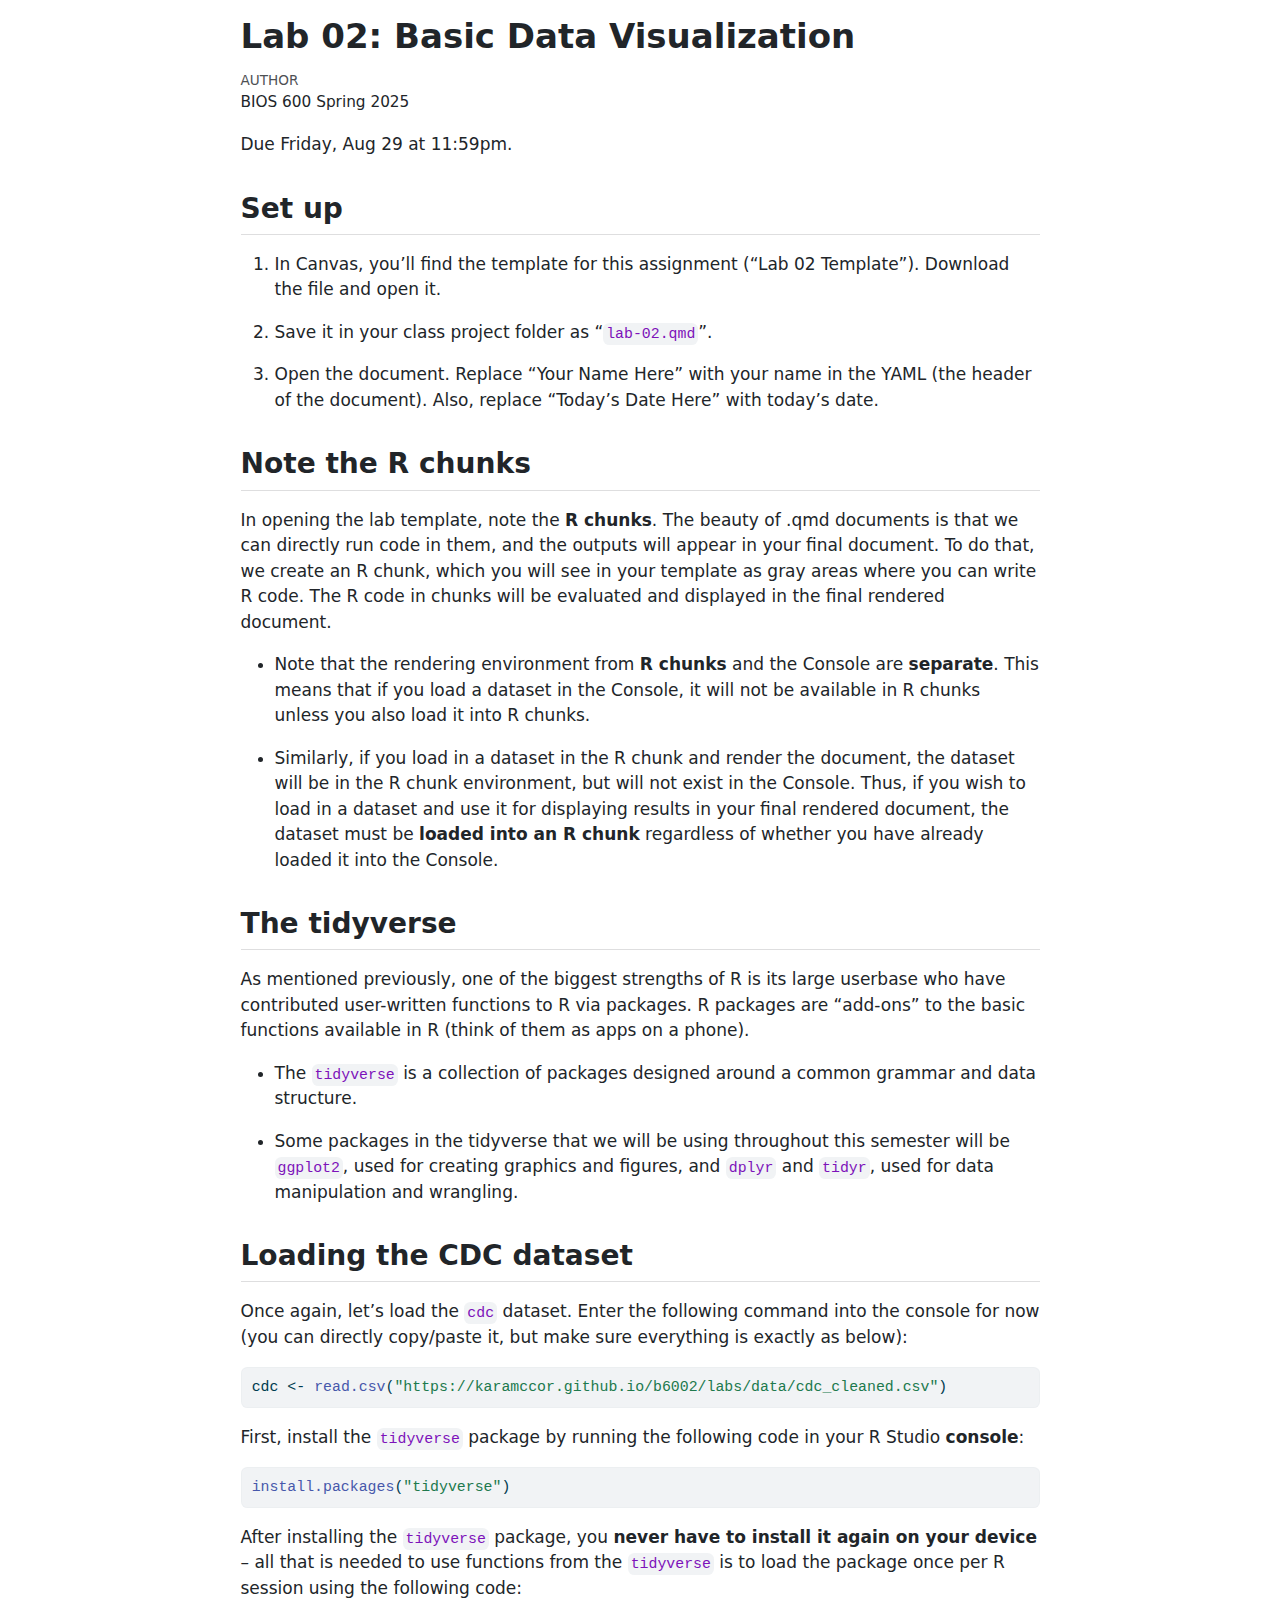
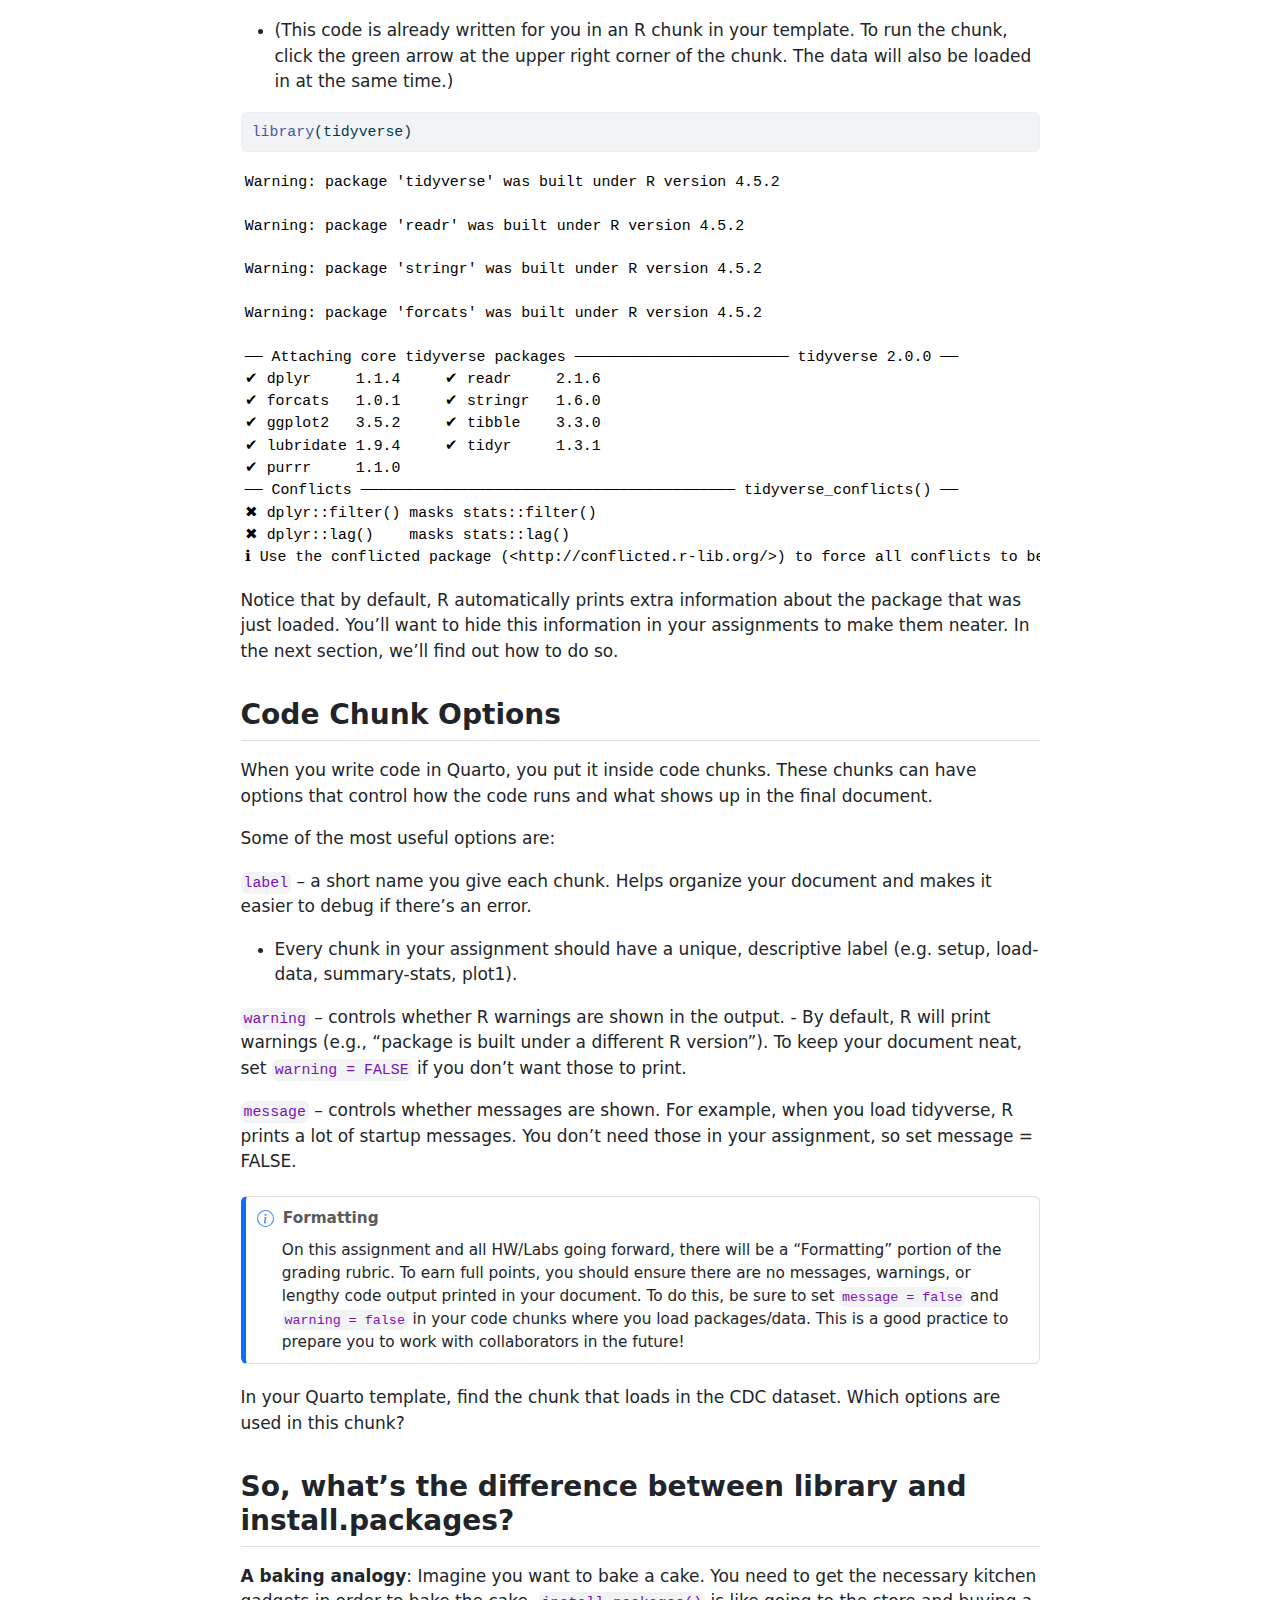
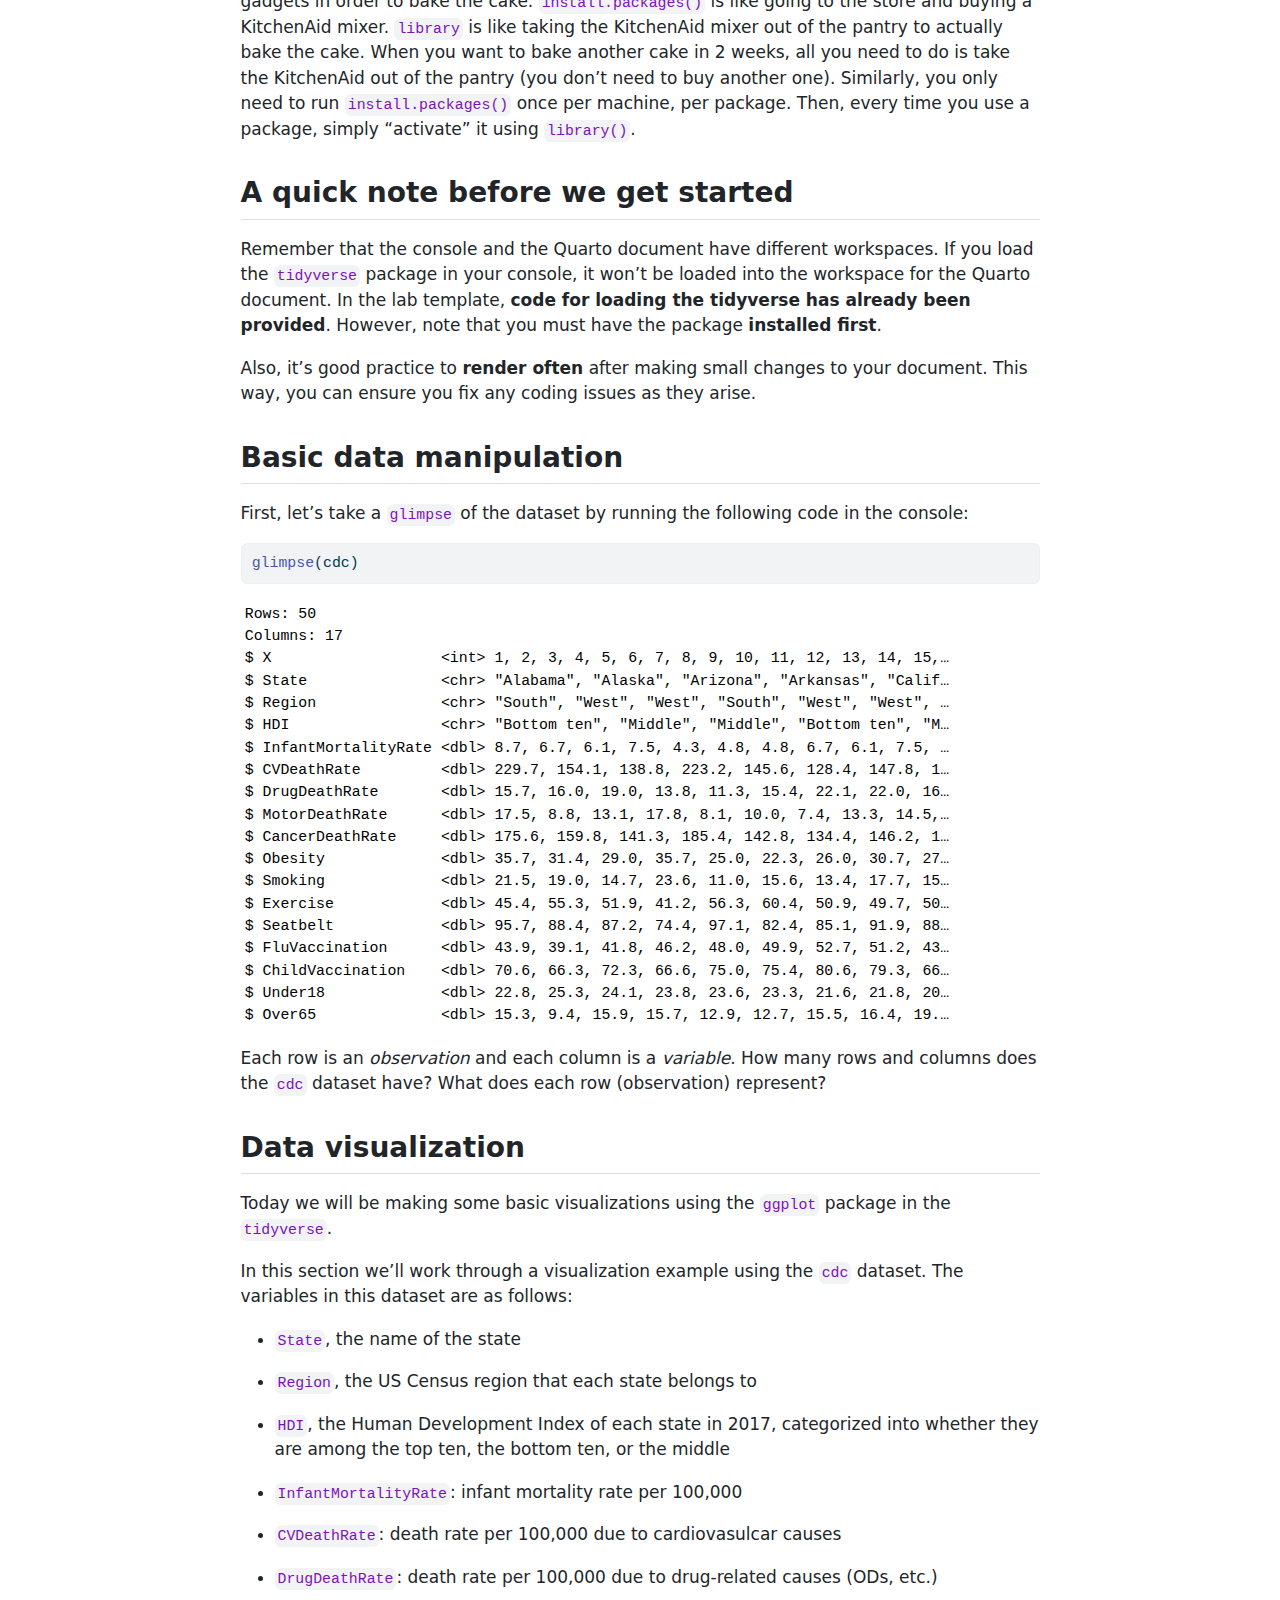
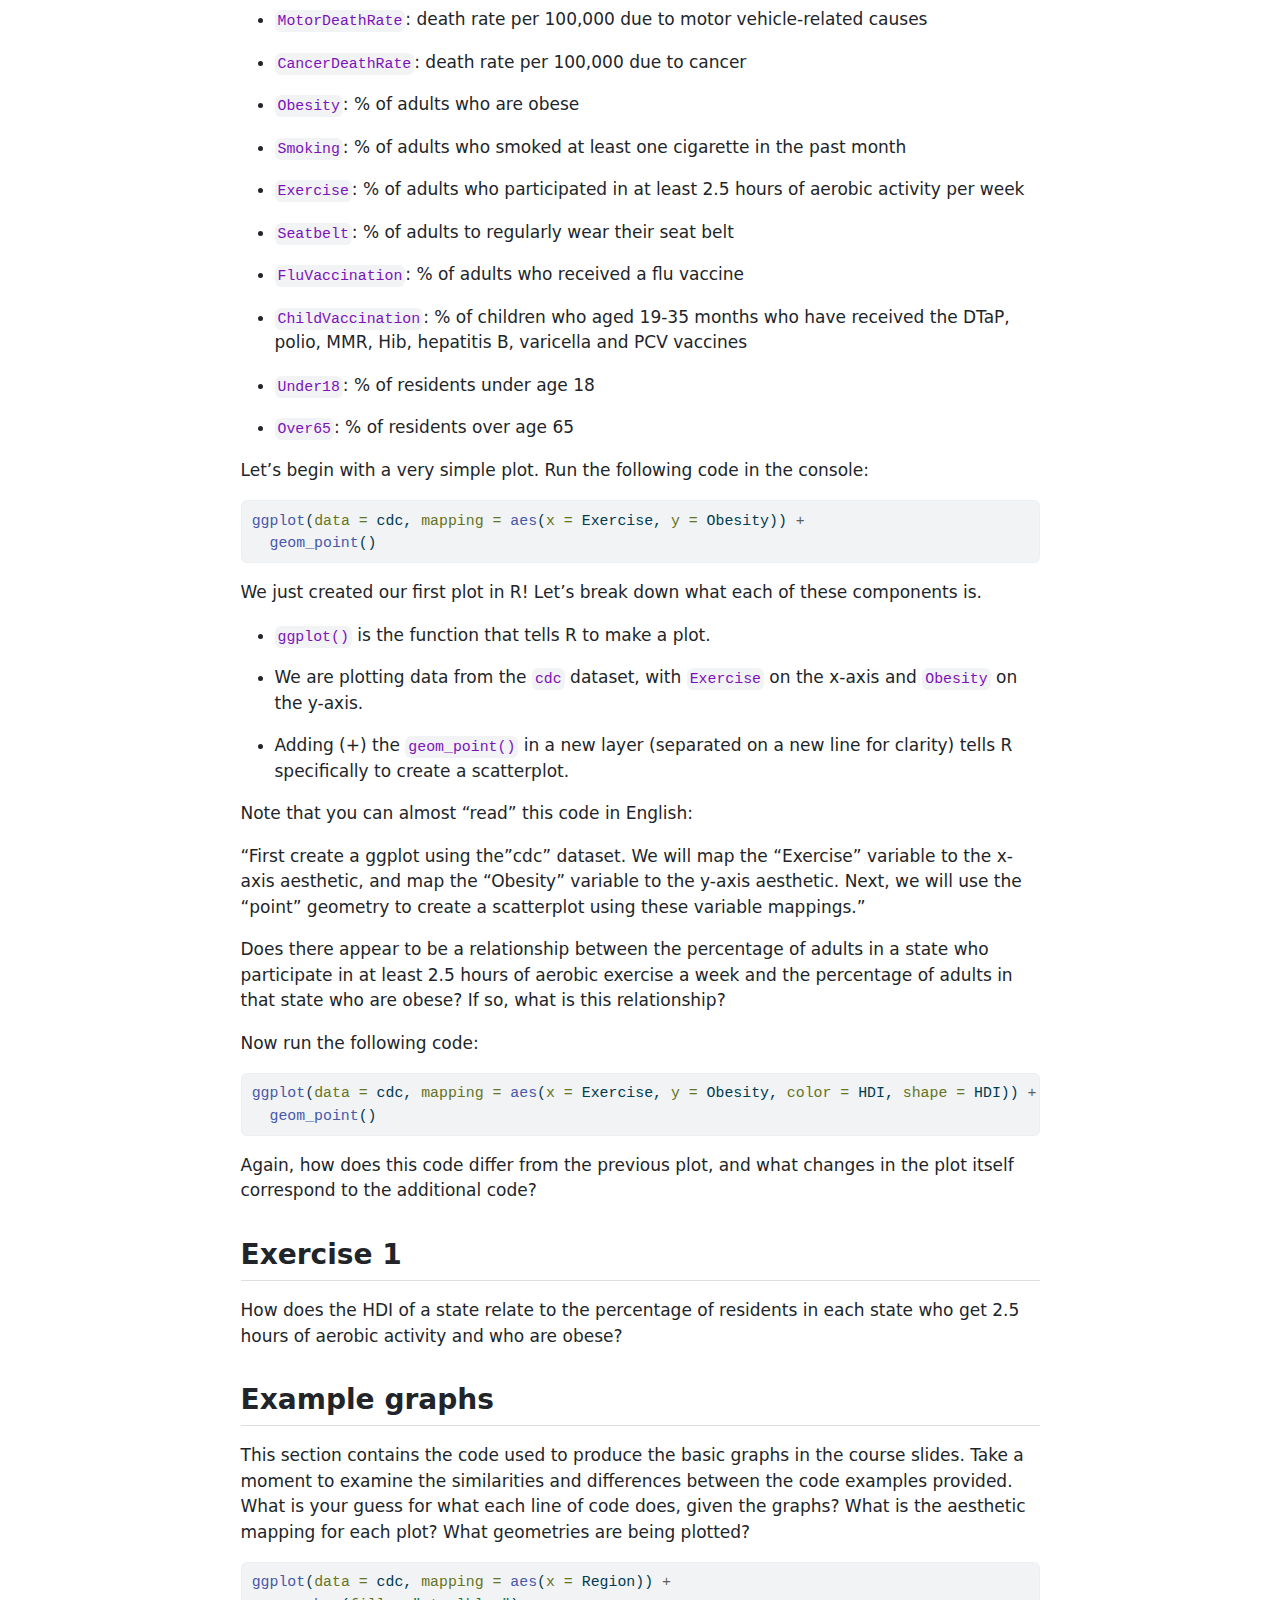
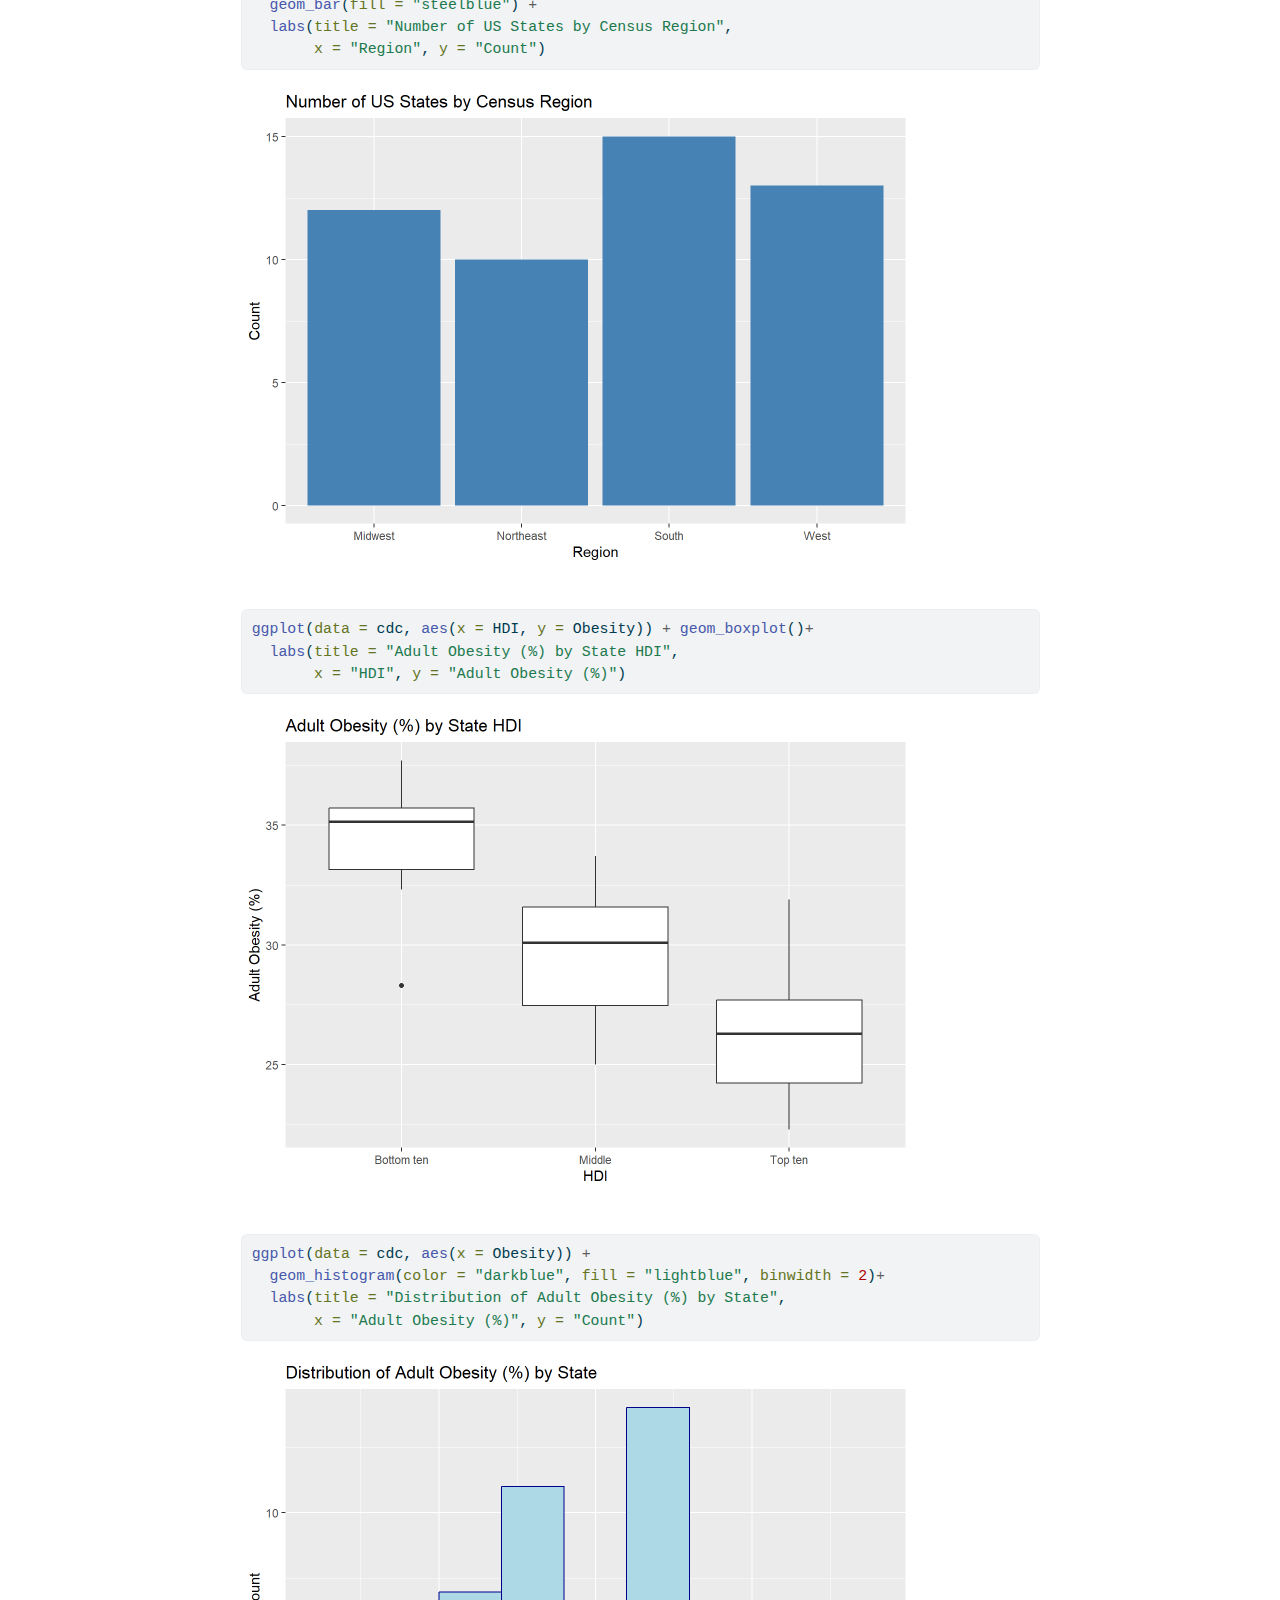
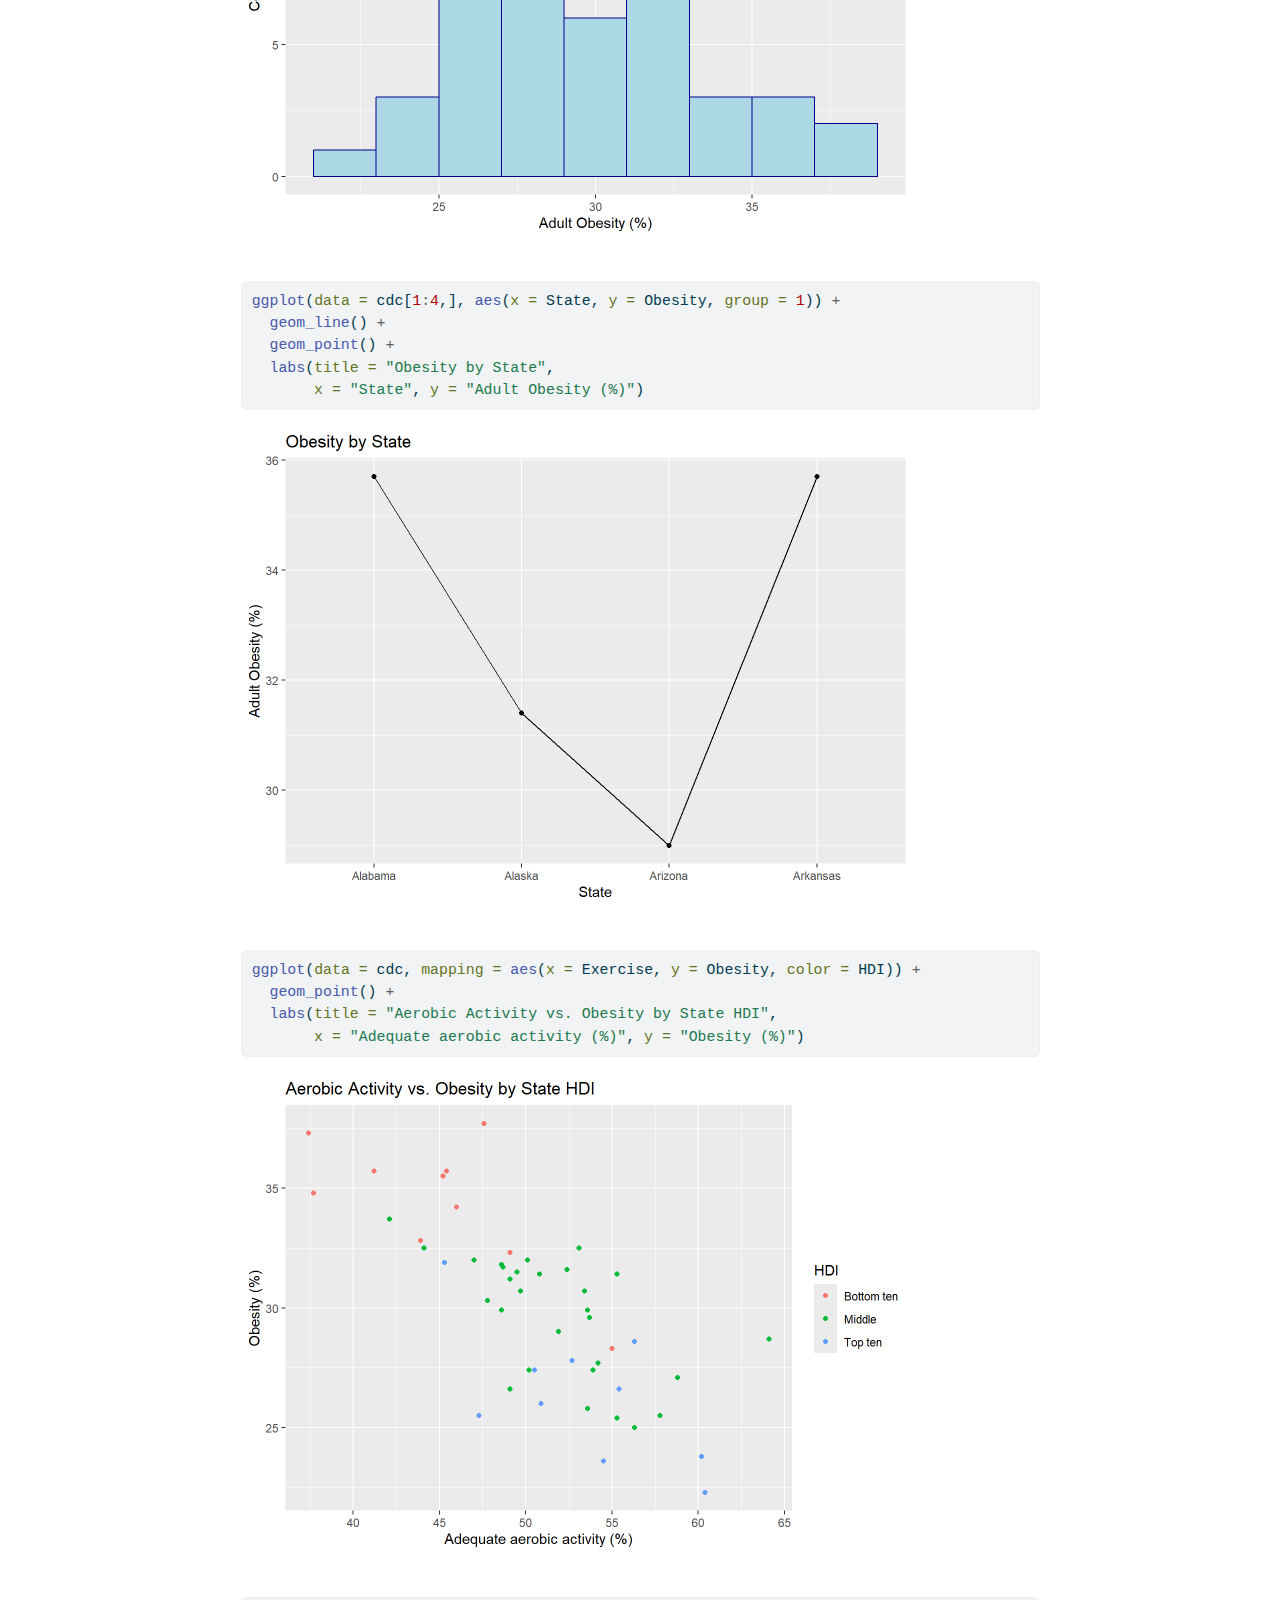
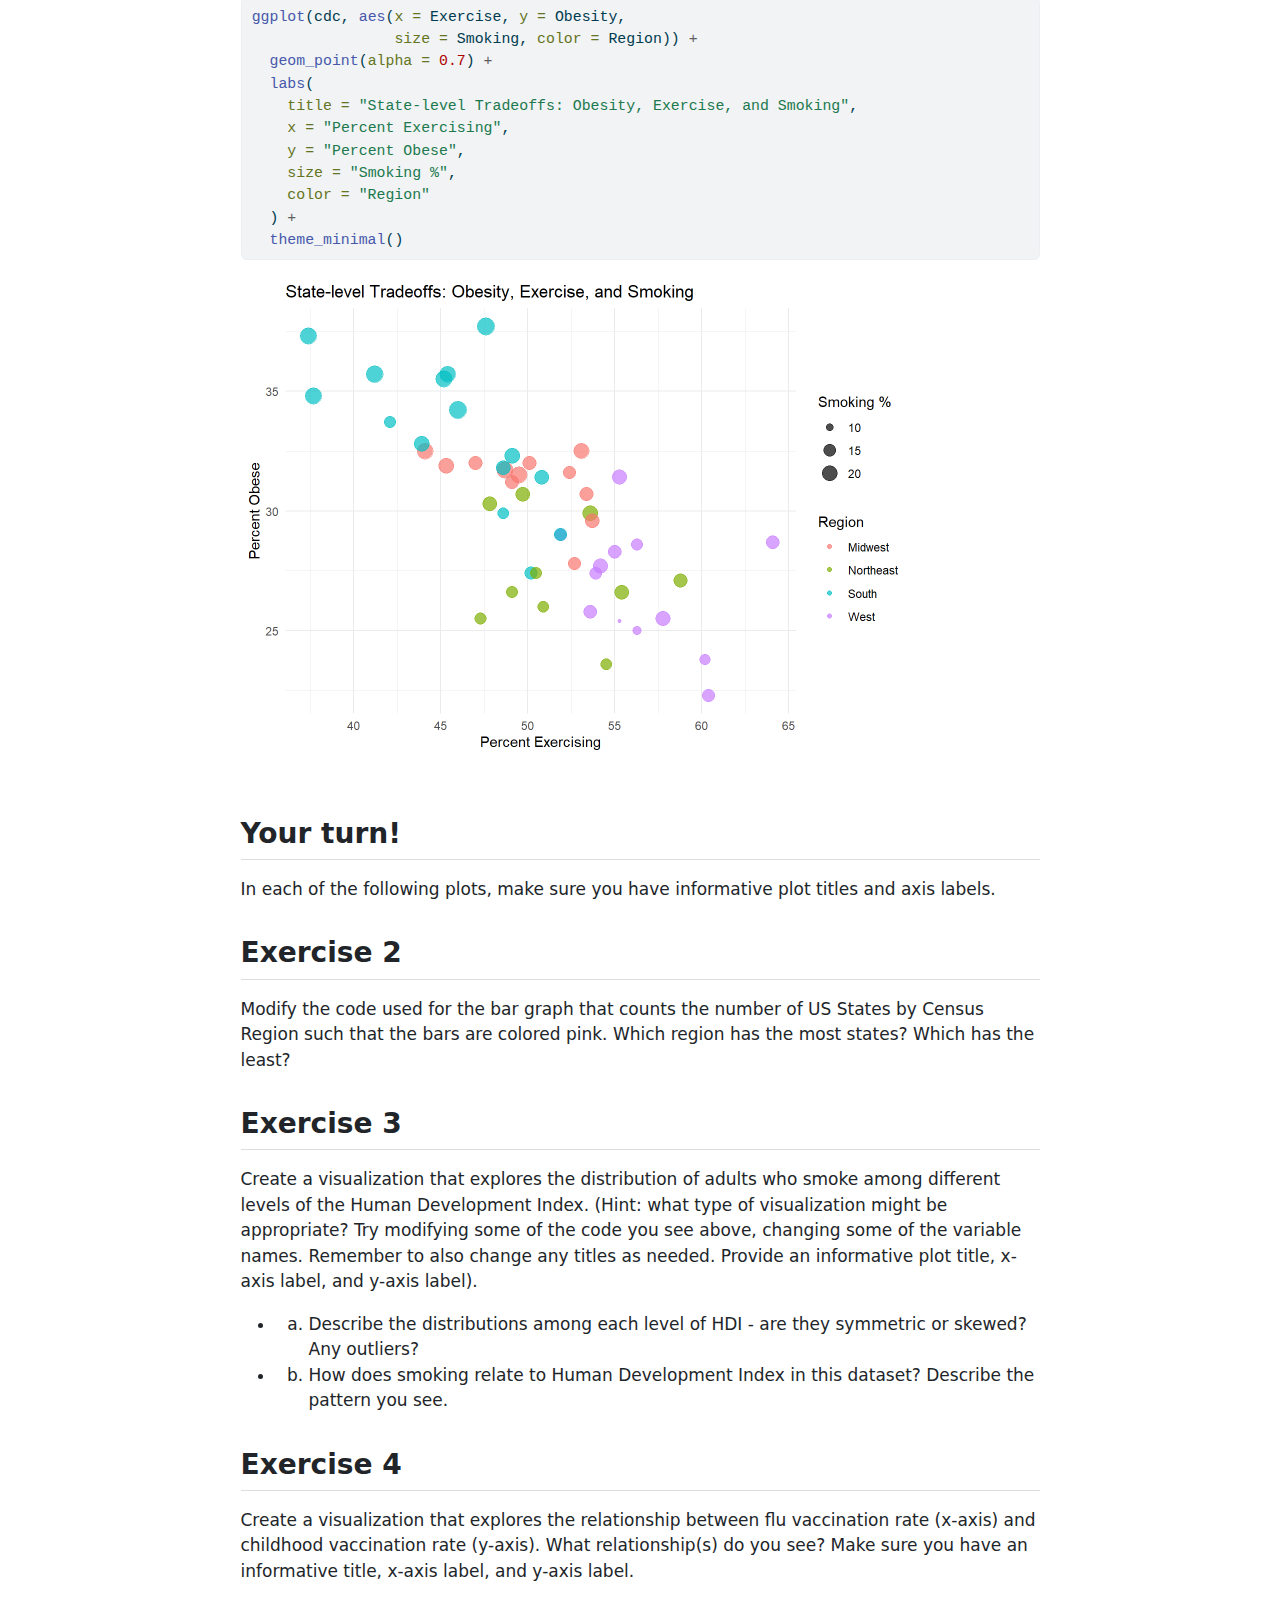
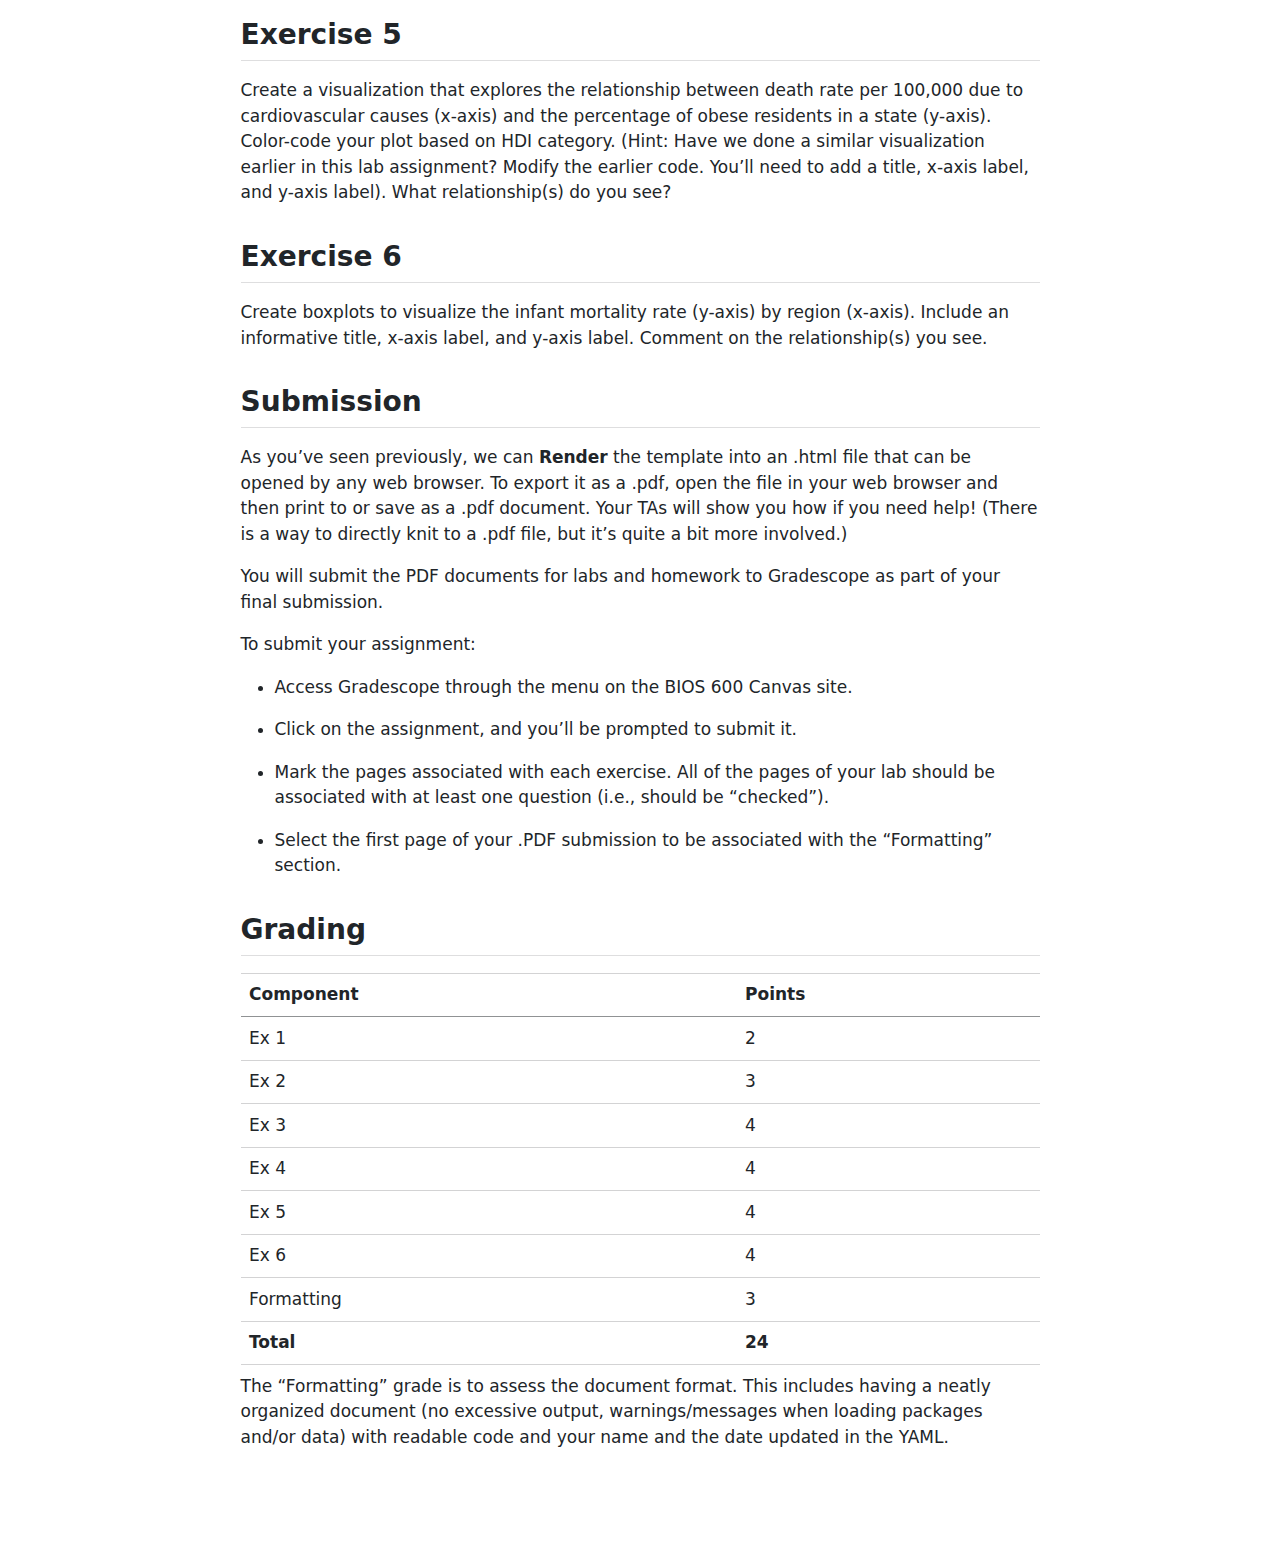
<file: labs/lab-2-data-viz_AGH.html>
<!DOCTYPE html>
<html xmlns="http://www.w3.org/1999/xhtml" lang="en" xml:lang="en"><head>

<meta charset="utf-8">
<meta name="generator" content="quarto-1.8.26">

<meta name="viewport" content="width=device-width, initial-scale=1.0, user-scalable=yes">

<meta name="author" content="BIOS 600 Spring 2025">

<title>Lab 02: Basic Data Visualization</title>
<style>
code{white-space: pre-wrap;}
span.smallcaps{font-variant: small-caps;}
div.columns{display: flex; gap: min(4vw, 1.5em);}
div.column{flex: auto; overflow-x: auto;}
div.hanging-indent{margin-left: 1.5em; text-indent: -1.5em;}
ul.task-list{list-style: none;}
ul.task-list li input[type="checkbox"] {
  width: 0.8em;
  margin: 0 0.8em 0.2em -1em; /* quarto-specific, see https://github.com/quarto-dev/quarto-cli/issues/4556 */ 
  vertical-align: middle;
}
/* CSS for syntax highlighting */
html { -webkit-text-size-adjust: 100%; }
pre > code.sourceCode { white-space: pre; position: relative; }
pre > code.sourceCode > span { display: inline-block; line-height: 1.25; }
pre > code.sourceCode > span:empty { height: 1.2em; }
.sourceCode { overflow: visible; }
code.sourceCode > span { color: inherit; text-decoration: inherit; }
div.sourceCode { margin: 1em 0; }
pre.sourceCode { margin: 0; }
@media screen {
div.sourceCode { overflow: auto; }
}
@media print {
pre > code.sourceCode { white-space: pre-wrap; }
pre > code.sourceCode > span { text-indent: -5em; padding-left: 5em; }
}
pre.numberSource code
  { counter-reset: source-line 0; }
pre.numberSource code > span
  { position: relative; left: -4em; counter-increment: source-line; }
pre.numberSource code > span > a:first-child::before
  { content: counter(source-line);
    position: relative; left: -1em; text-align: right; vertical-align: baseline;
    border: none; display: inline-block;
    -webkit-touch-callout: none; -webkit-user-select: none;
    -khtml-user-select: none; -moz-user-select: none;
    -ms-user-select: none; user-select: none;
    padding: 0 4px; width: 4em;
  }
pre.numberSource { margin-left: 3em;  padding-left: 4px; }
div.sourceCode
  {   }
@media screen {
pre > code.sourceCode > span > a:first-child::before { text-decoration: underline; }
}
</style>


<script src="lab-2-data-viz_AGH_files/libs/clipboard/clipboard.min.js"></script>
<script src="lab-2-data-viz_AGH_files/libs/quarto-html/quarto.js" type="module"></script>
<script src="lab-2-data-viz_AGH_files/libs/quarto-html/tabsets/tabsets.js" type="module"></script>
<script src="lab-2-data-viz_AGH_files/libs/quarto-html/axe/axe-check.js" type="module"></script>
<script src="lab-2-data-viz_AGH_files/libs/quarto-html/popper.min.js"></script>
<script src="lab-2-data-viz_AGH_files/libs/quarto-html/tippy.umd.min.js"></script>
<script src="lab-2-data-viz_AGH_files/libs/quarto-html/anchor.min.js"></script>
<link href="lab-2-data-viz_AGH_files/libs/quarto-html/tippy.css" rel="stylesheet">
<link href="lab-2-data-viz_AGH_files/libs/quarto-html/quarto-syntax-highlighting-587c61ba64f3a5504c4d52d930310e48.css" rel="stylesheet" id="quarto-text-highlighting-styles">
<script src="lab-2-data-viz_AGH_files/libs/bootstrap/bootstrap.min.js"></script>
<link href="lab-2-data-viz_AGH_files/libs/bootstrap/bootstrap-icons.css" rel="stylesheet">
<link href="lab-2-data-viz_AGH_files/libs/bootstrap/bootstrap-9e3ffae467580fdb927a41352e75a2e0.min.css" rel="stylesheet" append-hash="true" id="quarto-bootstrap" data-mode="light">


</head>

<body class="fullcontent quarto-light">

<div id="quarto-content" class="page-columns page-rows-contents page-layout-article">

<main class="content" id="quarto-document-content">

<header id="title-block-header" class="quarto-title-block default">
<div class="quarto-title">
<h1 class="title">Lab 02: Basic Data Visualization</h1>
</div>



<div class="quarto-title-meta">

    <div>
    <div class="quarto-title-meta-heading">Author</div>
    <div class="quarto-title-meta-contents">
             <p>BIOS 600 Spring 2025 </p>
          </div>
  </div>
    
  
    
  </div>
  


</header>


<p>Due Friday, Aug 29 at 11:59pm.</p>
<section id="set-up" class="level2">
<h2 class="anchored" data-anchor-id="set-up">Set up</h2>
<ol type="1">
<li><p>In Canvas, you’ll find the template for this assignment (“Lab 02 Template”). Download the file and open it.</p></li>
<li><p>Save it in your class project folder as “<code>lab-02.qmd</code>”.</p></li>
<li><p>Open the document. Replace “Your Name Here” with your name in the YAML (the header of the document). Also, replace “Today’s Date Here” with today’s date.</p></li>
</ol>
</section>
<section id="note-the-r-chunks" class="level2">
<h2 class="anchored" data-anchor-id="note-the-r-chunks">Note the R chunks</h2>
<p>In opening the lab template, note the <strong>R chunks</strong>. The beauty of .qmd documents is that we can directly run code in them, and the outputs will appear in your final document. To do that, we create an R chunk, which you will see in your template as gray areas where you can write R code. The R code in chunks will be evaluated and displayed in the final rendered document.</p>
<ul>
<li><p>Note that the rendering environment from <strong>R chunks</strong> and the Console are <strong>separate</strong>. This means that if you load a dataset in the Console, it will not be available in R chunks unless you also load it into R chunks.</p></li>
<li><p>Similarly, if you load in a dataset in the R chunk and render the document, the dataset will be in the R chunk environment, but will not exist in the Console. Thus, if you wish to load in a dataset and use it for displaying results in your final rendered document, the dataset must be <strong>loaded into an R chunk</strong> regardless of whether you have already loaded it into the Console.</p></li>
</ul>
</section>
<section id="the-tidyverse" class="level2">
<h2 class="anchored" data-anchor-id="the-tidyverse">The tidyverse</h2>
<p>As mentioned previously, one of the biggest strengths of R is its large userbase who have contributed user-written functions to R via packages. R packages are “add-ons” to the basic functions available in R (think of them as apps on a phone).</p>
<ul>
<li><p>The <code>tidyverse</code> is a collection of packages designed around a common grammar and data structure.</p></li>
<li><p>Some packages in the tidyverse that we will be using throughout this semester will be <code>ggplot2</code>, used for creating graphics and figures, and <code>dplyr</code> and <code>tidyr</code>, used for data manipulation and wrangling.</p></li>
</ul>
</section>
<section id="loading-the-cdc-dataset" class="level2">
<h2 class="anchored" data-anchor-id="loading-the-cdc-dataset">Loading the CDC dataset</h2>
<p>Once again, let’s load the <code>cdc</code> dataset. Enter the following command into the console for now (you can directly copy/paste it, but make sure everything is exactly as below):</p>
<div class="cell">
<div class="code-copy-outer-scaffold"><div class="sourceCode cell-code" id="cb1"><pre class="sourceCode r code-with-copy"><code class="sourceCode r"><span id="cb1-1"><a href="#cb1-1" aria-hidden="true" tabindex="-1"></a>cdc <span class="ot">&lt;-</span> <span class="fu">read.csv</span>(<span class="st">"https://karamccor.github.io/b6002/labs/data/cdc_cleaned.csv"</span>)</span></code></pre></div><button title="Copy to Clipboard" class="code-copy-button"><i class="bi"></i></button></div>
</div>
<p>First, install the <code>tidyverse</code> package by running the following code in your R Studio <strong>console</strong>:</p>
<div class="cell">
<div class="code-copy-outer-scaffold"><div class="sourceCode cell-code" id="cb2"><pre class="sourceCode r code-with-copy"><code class="sourceCode r"><span id="cb2-1"><a href="#cb2-1" aria-hidden="true" tabindex="-1"></a><span class="fu">install.packages</span>(<span class="st">"tidyverse"</span>)</span></code></pre></div><button title="Copy to Clipboard" class="code-copy-button"><i class="bi"></i></button></div>
</div>
<p>After installing the <code>tidyverse</code> package, you <strong>never have to install it again on your device</strong> – all that is needed to use functions from the <code>tidyverse</code> is to load the package once per R session using the following code:</p>
<ul>
<li>(This code is already written for you in an R chunk in your template. To run the chunk, click the green arrow at the upper right corner of the chunk. The data will also be loaded in at the same time.)</li>
</ul>
<div class="cell">
<div class="code-copy-outer-scaffold"><div class="sourceCode cell-code" id="cb3"><pre class="sourceCode r code-with-copy"><code class="sourceCode r"><span id="cb3-1"><a href="#cb3-1" aria-hidden="true" tabindex="-1"></a><span class="fu">library</span>(tidyverse)</span></code></pre></div><button title="Copy to Clipboard" class="code-copy-button"><i class="bi"></i></button></div>
<div class="cell-output cell-output-stderr">
<pre><code>Warning: package 'tidyverse' was built under R version 4.5.2</code></pre>
</div>
<div class="cell-output cell-output-stderr">
<pre><code>Warning: package 'readr' was built under R version 4.5.2</code></pre>
</div>
<div class="cell-output cell-output-stderr">
<pre><code>Warning: package 'stringr' was built under R version 4.5.2</code></pre>
</div>
<div class="cell-output cell-output-stderr">
<pre><code>Warning: package 'forcats' was built under R version 4.5.2</code></pre>
</div>
<div class="cell-output cell-output-stderr">
<pre><code>── Attaching core tidyverse packages ──────────────────────── tidyverse 2.0.0 ──
✔ dplyr     1.1.4     ✔ readr     2.1.6
✔ forcats   1.0.1     ✔ stringr   1.6.0
✔ ggplot2   3.5.2     ✔ tibble    3.3.0
✔ lubridate 1.9.4     ✔ tidyr     1.3.1
✔ purrr     1.1.0     
── Conflicts ────────────────────────────────────────── tidyverse_conflicts() ──
✖ dplyr::filter() masks stats::filter()
✖ dplyr::lag()    masks stats::lag()
ℹ Use the conflicted package (&lt;http://conflicted.r-lib.org/&gt;) to force all conflicts to become errors</code></pre>
</div>
</div>
<p>Notice that by default, R automatically prints extra information about the package that was just loaded. You’ll want to hide this information in your assignments to make them neater. In the next section, we’ll find out how to do so.</p>
</section>
<section id="code-chunk-options" class="level2">
<h2 class="anchored" data-anchor-id="code-chunk-options">Code Chunk Options</h2>
<p>When you write code in Quarto, you put it inside code chunks. These chunks can have options that control how the code runs and what shows up in the final document.</p>
<p>Some of the most useful options are:</p>
<p><code>label</code> – a short name you give each chunk. Helps organize your document and makes it easier to debug if there’s an error.</p>
<ul>
<li>Every chunk in your assignment should have a unique, descriptive label (e.g.&nbsp;setup, load-data, summary-stats, plot1).</li>
</ul>
<p><code>warning</code> – controls whether R warnings are shown in the output. - By default, R will print warnings (e.g., “package is built under a different R version”). To keep your document neat, set <code>warning = FALSE</code> if you don’t want those to print.</p>
<p><code>message</code> – controls whether messages are shown. For example, when you load tidyverse, R prints a lot of startup messages. You don’t need those in your assignment, so set message = FALSE.</p>
<div class="callout callout-style-simple callout-note callout-titled">
<div class="callout-header d-flex align-content-center">
<div class="callout-icon-container">
<i class="callout-icon"></i>
</div>
<div class="callout-title-container flex-fill">
<span class="screen-reader-only">Note</span>Formatting
</div>
</div>
<div class="callout-body-container callout-body">
<p>On this assignment and all HW/Labs going forward, there will be a “Formatting” portion of the grading rubric. To earn full points, you should ensure there are no messages, warnings, or lengthy code output printed in your document. To do this, be sure to set <code>message = false</code> and <code>warning = false</code> in your code chunks where you load packages/data. This is a good practice to prepare you to work with collaborators in the future!</p>
</div>
</div>
<p>In your Quarto template, find the chunk that loads in the CDC dataset. Which options are used in this chunk?</p>
</section>
<section id="so-whats-the-difference-between-library-and-install.packages" class="level2">
<h2 class="anchored" data-anchor-id="so-whats-the-difference-between-library-and-install.packages">So, what’s the difference between library and install.packages?</h2>
<p><strong>A baking analogy</strong>: Imagine you want to bake a cake. You need to get the necessary kitchen gadgets in order to bake the cake. <code>install.packages()</code> is like going to the store and buying a KitchenAid mixer. <code>library</code> is like taking the KitchenAid mixer out of the pantry to actually bake the cake. When you want to bake another cake in 2 weeks, all you need to do is take the KitchenAid out of the pantry (you don’t need to buy another one). Similarly, you only need to run <code>install.packages()</code> once per machine, per package. Then, every time you use a package, simply “activate” it using <code>library()</code>.</p>
</section>
<section id="a-quick-note-before-we-get-started" class="level2">
<h2 class="anchored" data-anchor-id="a-quick-note-before-we-get-started">A quick note before we get started</h2>
<p>Remember that the console and the Quarto document have different workspaces. If you load the <code>tidyverse</code> package in your console, it won’t be loaded into the workspace for the Quarto document. In the lab template, <strong>code for loading the tidyverse has already been provided</strong>. However, note that you must have the package <strong>installed first</strong>.</p>
<p>Also, it’s good practice to <strong>render often</strong> after making small changes to your document. This way, you can ensure you fix any coding issues as they arise.</p>
</section>
<section id="basic-data-manipulation" class="level2">
<h2 class="anchored" data-anchor-id="basic-data-manipulation">Basic data manipulation</h2>
<p>First, let’s take a <code>glimpse</code> of the dataset by running the following code in the console:</p>
<div class="cell">
<div class="code-copy-outer-scaffold"><div class="sourceCode cell-code" id="cb9"><pre class="sourceCode r code-with-copy"><code class="sourceCode r"><span id="cb9-1"><a href="#cb9-1" aria-hidden="true" tabindex="-1"></a><span class="fu">glimpse</span>(cdc)</span></code></pre></div><button title="Copy to Clipboard" class="code-copy-button"><i class="bi"></i></button></div>
<div class="cell-output cell-output-stdout">
<pre><code>Rows: 50
Columns: 17
$ X                   &lt;int&gt; 1, 2, 3, 4, 5, 6, 7, 8, 9, 10, 11, 12, 13, 14, 15,…
$ State               &lt;chr&gt; "Alabama", "Alaska", "Arizona", "Arkansas", "Calif…
$ Region              &lt;chr&gt; "South", "West", "West", "South", "West", "West", …
$ HDI                 &lt;chr&gt; "Bottom ten", "Middle", "Middle", "Bottom ten", "M…
$ InfantMortalityRate &lt;dbl&gt; 8.7, 6.7, 6.1, 7.5, 4.3, 4.8, 4.8, 6.7, 6.1, 7.5, …
$ CVDeathRate         &lt;dbl&gt; 229.7, 154.1, 138.8, 223.2, 145.6, 128.4, 147.8, 1…
$ DrugDeathRate       &lt;dbl&gt; 15.7, 16.0, 19.0, 13.8, 11.3, 15.4, 22.1, 22.0, 16…
$ MotorDeathRate      &lt;dbl&gt; 17.5, 8.8, 13.1, 17.8, 8.1, 10.0, 7.4, 13.3, 14.5,…
$ CancerDeathRate     &lt;dbl&gt; 175.6, 159.8, 141.3, 185.4, 142.8, 134.4, 146.2, 1…
$ Obesity             &lt;dbl&gt; 35.7, 31.4, 29.0, 35.7, 25.0, 22.3, 26.0, 30.7, 27…
$ Smoking             &lt;dbl&gt; 21.5, 19.0, 14.7, 23.6, 11.0, 15.6, 13.4, 17.7, 15…
$ Exercise            &lt;dbl&gt; 45.4, 55.3, 51.9, 41.2, 56.3, 60.4, 50.9, 49.7, 50…
$ Seatbelt            &lt;dbl&gt; 95.7, 88.4, 87.2, 74.4, 97.1, 82.4, 85.1, 91.9, 88…
$ FluVaccination      &lt;dbl&gt; 43.9, 39.1, 41.8, 46.2, 48.0, 49.9, 52.7, 51.2, 43…
$ ChildVaccination    &lt;dbl&gt; 70.6, 66.3, 72.3, 66.6, 75.0, 75.4, 80.6, 79.3, 66…
$ Under18             &lt;dbl&gt; 22.8, 25.3, 24.1, 23.8, 23.6, 23.3, 21.6, 21.8, 20…
$ Over65              &lt;dbl&gt; 15.3, 9.4, 15.9, 15.7, 12.9, 12.7, 15.5, 16.4, 19.…</code></pre>
</div>
</div>
<p>Each row is an <em>observation</em> and each column is a <em>variable</em>. How many rows and columns does the <code>cdc</code> dataset have? What does each row (observation) represent?</p>
</section>
<section id="data-visualization" class="level2">
<h2 class="anchored" data-anchor-id="data-visualization">Data visualization</h2>
<p>Today we will be making some basic visualizations using the <code>ggplot</code> package in the <code>tidyverse</code>.</p>
<p>In this section we’ll work through a visualization example using the <code>cdc</code> dataset. The variables in this dataset are as follows:</p>
<ul>
<li><p><code>State</code>, the name of the state</p></li>
<li><p><code>Region</code>, the US Census region that each state belongs to</p></li>
<li><p><code>HDI</code>, the Human Development Index of each state in 2017, categorized into whether they are among the top ten, the bottom ten, or the middle</p></li>
<li><p><code>InfantMortalityRate</code>: infant mortality rate per 100,000</p></li>
<li><p><code>CVDeathRate</code>: death rate per 100,000 due to cardiovasulcar causes</p></li>
<li><p><code>DrugDeathRate</code>: death rate per 100,000 due to drug-related causes (ODs, etc.)</p></li>
<li><p><code>MotorDeathRate</code>: death rate per 100,000 due to motor vehicle-related causes</p></li>
<li><p><code>CancerDeathRate</code>: death rate per 100,000 due to cancer</p></li>
<li><p><code>Obesity</code>: % of adults who are obese</p></li>
<li><p><code>Smoking</code>: % of adults who smoked at least one cigarette in the past month</p></li>
<li><p><code>Exercise</code>: % of adults who participated in at least 2.5 hours of aerobic activity per week</p></li>
<li><p><code>Seatbelt</code>: % of adults to regularly wear their seat belt</p></li>
<li><p><code>FluVaccination</code>: % of adults who received a flu vaccine</p></li>
<li><p><code>ChildVaccination</code>: % of children who aged 19-35 months who have received the DTaP, polio, MMR, Hib, hepatitis B, varicella and PCV vaccines</p></li>
<li><p><code>Under18</code>: % of residents under age 18</p></li>
<li><p><code>Over65</code>: % of residents over age 65</p></li>
</ul>
<p>Let’s begin with a very simple plot. Run the following code in the console:</p>
<div class="cell">
<div class="code-copy-outer-scaffold"><div class="sourceCode cell-code" id="cb11"><pre class="sourceCode r code-with-copy"><code class="sourceCode r"><span id="cb11-1"><a href="#cb11-1" aria-hidden="true" tabindex="-1"></a><span class="fu">ggplot</span>(<span class="at">data =</span> cdc, <span class="at">mapping =</span> <span class="fu">aes</span>(<span class="at">x =</span> Exercise, <span class="at">y =</span> Obesity)) <span class="sc">+</span> </span>
<span id="cb11-2"><a href="#cb11-2" aria-hidden="true" tabindex="-1"></a>  <span class="fu">geom_point</span>()</span></code></pre></div><button title="Copy to Clipboard" class="code-copy-button"><i class="bi"></i></button></div>
</div>
<p>We just created our first plot in R! Let’s break down what each of these components is.</p>
<ul>
<li><p><code>ggplot()</code> is the function that tells R to make a plot.</p></li>
<li><p>We are plotting data from the <code>cdc</code> dataset, with <code>Exercise</code> on the x-axis and <code>Obesity</code> on the y-axis.</p></li>
<li><p>Adding (+) the <code>geom_point()</code> in a new layer (separated on a new line for clarity) tells R specifically to create a scatterplot.</p></li>
</ul>
<p>Note that you can almost “read” this code in English:</p>
<p>“First create a ggplot using the”cdc” dataset. We will map the “Exercise” variable to the x-axis aesthetic, and map the “Obesity” variable to the y-axis aesthetic. Next, we will use the “point” geometry to create a scatterplot using these variable mappings.”</p>
<p>Does there appear to be a relationship between the percentage of adults in a state who participate in at least 2.5 hours of aerobic exercise a week and the percentage of adults in that state who are obese? If so, what is this relationship?</p>
<p>Now run the following code:</p>
<div class="cell">
<div class="code-copy-outer-scaffold"><div class="sourceCode cell-code" id="cb12"><pre class="sourceCode r code-with-copy"><code class="sourceCode r"><span id="cb12-1"><a href="#cb12-1" aria-hidden="true" tabindex="-1"></a><span class="fu">ggplot</span>(<span class="at">data =</span> cdc, <span class="at">mapping =</span> <span class="fu">aes</span>(<span class="at">x =</span> Exercise, <span class="at">y =</span> Obesity, <span class="at">color =</span> HDI, <span class="at">shape =</span> HDI)) <span class="sc">+</span> </span>
<span id="cb12-2"><a href="#cb12-2" aria-hidden="true" tabindex="-1"></a>  <span class="fu">geom_point</span>()</span></code></pre></div><button title="Copy to Clipboard" class="code-copy-button"><i class="bi"></i></button></div>
</div>
<p>Again, how does this code differ from the previous plot, and what changes in the plot itself correspond to the additional code?</p>
</section>
<section id="exercise-1" class="level2">
<h2 class="anchored" data-anchor-id="exercise-1">Exercise 1</h2>
<p>How does the HDI of a state relate to the percentage of residents in each state who get 2.5 hours of aerobic activity and who are obese?</p>
</section>
<section id="example-graphs" class="level2">
<h2 class="anchored" data-anchor-id="example-graphs">Example graphs</h2>
<p>This section contains the code used to produce the basic graphs in the course slides. Take a moment to examine the similarities and differences between the code examples provided. What is your guess for what each line of code does, given the graphs? What is the aesthetic mapping for each plot? What geometries are being plotted?</p>
<div class="cell">
<div class="code-copy-outer-scaffold"><div class="sourceCode cell-code" id="cb13"><pre class="sourceCode r code-with-copy"><code class="sourceCode r"><span id="cb13-1"><a href="#cb13-1" aria-hidden="true" tabindex="-1"></a><span class="fu">ggplot</span>(<span class="at">data =</span> cdc, <span class="at">mapping =</span> <span class="fu">aes</span>(<span class="at">x =</span> Region)) <span class="sc">+</span> </span>
<span id="cb13-2"><a href="#cb13-2" aria-hidden="true" tabindex="-1"></a>  <span class="fu">geom_bar</span>(<span class="at">fill =</span> <span class="st">"steelblue"</span>) <span class="sc">+</span> </span>
<span id="cb13-3"><a href="#cb13-3" aria-hidden="true" tabindex="-1"></a>  <span class="fu">labs</span>(<span class="at">title =</span> <span class="st">"Number of US States by Census Region"</span>, </span>
<span id="cb13-4"><a href="#cb13-4" aria-hidden="true" tabindex="-1"></a>       <span class="at">x =</span> <span class="st">"Region"</span>, <span class="at">y =</span> <span class="st">"Count"</span>)</span></code></pre></div><button title="Copy to Clipboard" class="code-copy-button"><i class="bi"></i></button></div>
<div class="cell-output-display">
<div>
<figure class="figure">
<p><img src="lab-2-data-viz_AGH_files/figure-html/unnamed-chunk-7-1.png" class="img-fluid figure-img" width="672"></p>
</figure>
</div>
</div>
</div>
<div class="cell">
<div class="code-copy-outer-scaffold"><div class="sourceCode cell-code" id="cb14"><pre class="sourceCode r code-with-copy"><code class="sourceCode r"><span id="cb14-1"><a href="#cb14-1" aria-hidden="true" tabindex="-1"></a><span class="fu">ggplot</span>(<span class="at">data =</span> cdc, <span class="fu">aes</span>(<span class="at">x =</span> HDI, <span class="at">y =</span> Obesity)) <span class="sc">+</span> <span class="fu">geom_boxplot</span>()<span class="sc">+</span> </span>
<span id="cb14-2"><a href="#cb14-2" aria-hidden="true" tabindex="-1"></a>  <span class="fu">labs</span>(<span class="at">title =</span> <span class="st">"Adult Obesity (%) by State HDI"</span>, </span>
<span id="cb14-3"><a href="#cb14-3" aria-hidden="true" tabindex="-1"></a>       <span class="at">x =</span> <span class="st">"HDI"</span>, <span class="at">y =</span> <span class="st">"Adult Obesity (%)"</span>)</span></code></pre></div><button title="Copy to Clipboard" class="code-copy-button"><i class="bi"></i></button></div>
<div class="cell-output-display">
<div>
<figure class="figure">
<p><img src="lab-2-data-viz_AGH_files/figure-html/unnamed-chunk-8-1.png" class="img-fluid figure-img" width="672"></p>
</figure>
</div>
</div>
</div>
<div class="cell">
<div class="code-copy-outer-scaffold"><div class="sourceCode cell-code" id="cb15"><pre class="sourceCode r code-with-copy"><code class="sourceCode r"><span id="cb15-1"><a href="#cb15-1" aria-hidden="true" tabindex="-1"></a><span class="fu">ggplot</span>(<span class="at">data =</span> cdc, <span class="fu">aes</span>(<span class="at">x =</span> Obesity)) <span class="sc">+</span></span>
<span id="cb15-2"><a href="#cb15-2" aria-hidden="true" tabindex="-1"></a>  <span class="fu">geom_histogram</span>(<span class="at">color =</span> <span class="st">"darkblue"</span>, <span class="at">fill =</span> <span class="st">"lightblue"</span>, <span class="at">binwidth =</span> <span class="dv">2</span>)<span class="sc">+</span> </span>
<span id="cb15-3"><a href="#cb15-3" aria-hidden="true" tabindex="-1"></a>  <span class="fu">labs</span>(<span class="at">title =</span> <span class="st">"Distribution of Adult Obesity (%) by State"</span>, </span>
<span id="cb15-4"><a href="#cb15-4" aria-hidden="true" tabindex="-1"></a>       <span class="at">x =</span> <span class="st">"Adult Obesity (%)"</span>, <span class="at">y =</span> <span class="st">"Count"</span>)</span></code></pre></div><button title="Copy to Clipboard" class="code-copy-button"><i class="bi"></i></button></div>
<div class="cell-output-display">
<div>
<figure class="figure">
<p><img src="lab-2-data-viz_AGH_files/figure-html/unnamed-chunk-9-1.png" class="img-fluid figure-img" width="672"></p>
</figure>
</div>
</div>
</div>
<div class="cell">
<div class="code-copy-outer-scaffold"><div class="sourceCode cell-code" id="cb16"><pre class="sourceCode r code-with-copy"><code class="sourceCode r"><span id="cb16-1"><a href="#cb16-1" aria-hidden="true" tabindex="-1"></a><span class="fu">ggplot</span>(<span class="at">data =</span> cdc[<span class="dv">1</span><span class="sc">:</span><span class="dv">4</span>,], <span class="fu">aes</span>(<span class="at">x =</span> State, <span class="at">y =</span> Obesity, <span class="at">group =</span> <span class="dv">1</span>)) <span class="sc">+</span></span>
<span id="cb16-2"><a href="#cb16-2" aria-hidden="true" tabindex="-1"></a>  <span class="fu">geom_line</span>() <span class="sc">+</span> </span>
<span id="cb16-3"><a href="#cb16-3" aria-hidden="true" tabindex="-1"></a>  <span class="fu">geom_point</span>() <span class="sc">+</span> </span>
<span id="cb16-4"><a href="#cb16-4" aria-hidden="true" tabindex="-1"></a>  <span class="fu">labs</span>(<span class="at">title =</span> <span class="st">"Obesity by State"</span>, </span>
<span id="cb16-5"><a href="#cb16-5" aria-hidden="true" tabindex="-1"></a>       <span class="at">x =</span> <span class="st">"State"</span>, <span class="at">y =</span> <span class="st">"Adult Obesity (%)"</span>)</span></code></pre></div><button title="Copy to Clipboard" class="code-copy-button"><i class="bi"></i></button></div>
<div class="cell-output-display">
<div>
<figure class="figure">
<p><img src="lab-2-data-viz_AGH_files/figure-html/unnamed-chunk-10-1.png" class="img-fluid figure-img" width="672"></p>
</figure>
</div>
</div>
</div>
<div class="cell">
<div class="code-copy-outer-scaffold"><div class="sourceCode cell-code" id="cb17"><pre class="sourceCode r code-with-copy"><code class="sourceCode r"><span id="cb17-1"><a href="#cb17-1" aria-hidden="true" tabindex="-1"></a><span class="fu">ggplot</span>(<span class="at">data =</span> cdc, <span class="at">mapping =</span> <span class="fu">aes</span>(<span class="at">x =</span> Exercise, <span class="at">y =</span> Obesity, <span class="at">color =</span> HDI)) <span class="sc">+</span> </span>
<span id="cb17-2"><a href="#cb17-2" aria-hidden="true" tabindex="-1"></a>  <span class="fu">geom_point</span>() <span class="sc">+</span></span>
<span id="cb17-3"><a href="#cb17-3" aria-hidden="true" tabindex="-1"></a>  <span class="fu">labs</span>(<span class="at">title =</span> <span class="st">"Aerobic Activity vs. Obesity by State HDI"</span>, </span>
<span id="cb17-4"><a href="#cb17-4" aria-hidden="true" tabindex="-1"></a>       <span class="at">x =</span> <span class="st">"Adequate aerobic activity (%)"</span>, <span class="at">y =</span> <span class="st">"Obesity (%)"</span>)</span></code></pre></div><button title="Copy to Clipboard" class="code-copy-button"><i class="bi"></i></button></div>
<div class="cell-output-display">
<div>
<figure class="figure">
<p><img src="lab-2-data-viz_AGH_files/figure-html/unnamed-chunk-11-1.png" class="img-fluid figure-img" width="672"></p>
</figure>
</div>
</div>
</div>
<div class="cell">
<div class="code-copy-outer-scaffold"><div class="sourceCode cell-code" id="cb18"><pre class="sourceCode r code-with-copy"><code class="sourceCode r"><span id="cb18-1"><a href="#cb18-1" aria-hidden="true" tabindex="-1"></a><span class="fu">ggplot</span>(cdc, <span class="fu">aes</span>(<span class="at">x =</span> Exercise, <span class="at">y =</span> Obesity,</span>
<span id="cb18-2"><a href="#cb18-2" aria-hidden="true" tabindex="-1"></a>                <span class="at">size =</span> Smoking, <span class="at">color =</span> Region)) <span class="sc">+</span></span>
<span id="cb18-3"><a href="#cb18-3" aria-hidden="true" tabindex="-1"></a>  <span class="fu">geom_point</span>(<span class="at">alpha =</span> <span class="fl">0.7</span>) <span class="sc">+</span></span>
<span id="cb18-4"><a href="#cb18-4" aria-hidden="true" tabindex="-1"></a>  <span class="fu">labs</span>(</span>
<span id="cb18-5"><a href="#cb18-5" aria-hidden="true" tabindex="-1"></a>    <span class="at">title =</span> <span class="st">"State-level Tradeoffs: Obesity, Exercise, and Smoking"</span>,</span>
<span id="cb18-6"><a href="#cb18-6" aria-hidden="true" tabindex="-1"></a>    <span class="at">x =</span> <span class="st">"Percent Exercising"</span>,</span>
<span id="cb18-7"><a href="#cb18-7" aria-hidden="true" tabindex="-1"></a>    <span class="at">y =</span> <span class="st">"Percent Obese"</span>,</span>
<span id="cb18-8"><a href="#cb18-8" aria-hidden="true" tabindex="-1"></a>    <span class="at">size =</span> <span class="st">"Smoking %"</span>,</span>
<span id="cb18-9"><a href="#cb18-9" aria-hidden="true" tabindex="-1"></a>    <span class="at">color =</span> <span class="st">"Region"</span></span>
<span id="cb18-10"><a href="#cb18-10" aria-hidden="true" tabindex="-1"></a>  ) <span class="sc">+</span></span>
<span id="cb18-11"><a href="#cb18-11" aria-hidden="true" tabindex="-1"></a>  <span class="fu">theme_minimal</span>()</span></code></pre></div><button title="Copy to Clipboard" class="code-copy-button"><i class="bi"></i></button></div>
<div class="cell-output-display">
<div>
<figure class="figure">
<p><img src="lab-2-data-viz_AGH_files/figure-html/unnamed-chunk-12-1.png" class="img-fluid figure-img" width="672"></p>
</figure>
</div>
</div>
</div>
</section>
<section id="your-turn" class="level2">
<h2 class="anchored" data-anchor-id="your-turn">Your turn!</h2>
<p>In each of the following plots, make sure you have informative plot titles and axis labels.</p>
</section>
<section id="exercise-2" class="level2">
<h2 class="anchored" data-anchor-id="exercise-2">Exercise 2</h2>
<p>Modify the code used for the bar graph that counts the number of US States by Census Region such that the bars are colored pink. Which region has the most states? Which has the least?</p>
</section>
<section id="exercise-3" class="level2">
<h2 class="anchored" data-anchor-id="exercise-3">Exercise 3</h2>
<p>Create a visualization that explores the distribution of adults who smoke among different levels of the Human Development Index. (Hint: what type of visualization might be appropriate? Try modifying some of the code you see above, changing some of the variable names. Remember to also change any titles as needed. Provide an informative plot title, x-axis label, and y-axis label).</p>
<ul>
<li><ol type="a">
<li>Describe the distributions among each level of HDI - are they symmetric or skewed? Any outliers?</li>
</ol></li>
<li><ol start="2" type="a">
<li>How does smoking relate to Human Development Index in this dataset? Describe the pattern you see.</li>
</ol></li>
</ul>
</section>
<section id="exercise-4" class="level2">
<h2 class="anchored" data-anchor-id="exercise-4">Exercise 4</h2>
<p>Create a visualization that explores the relationship between flu vaccination rate (x-axis) and childhood vaccination rate (y-axis). What relationship(s) do you see? Make sure you have an informative title, x-axis label, and y-axis label.</p>
</section>
<section id="exercise-5" class="level2">
<h2 class="anchored" data-anchor-id="exercise-5">Exercise 5</h2>
<p>Create a visualization that explores the relationship between death rate per 100,000 due to cardiovascular causes (x-axis) and the percentage of obese residents in a state (y-axis). Color-code your plot based on HDI category. (Hint: Have we done a similar visualization earlier in this lab assignment? Modify the earlier code. You’ll need to add a title, x-axis label, and y-axis label). What relationship(s) do you see?</p>
</section>
<section id="exercise-6" class="level2">
<h2 class="anchored" data-anchor-id="exercise-6">Exercise 6</h2>
<p>Create boxplots to visualize the infant mortality rate (y-axis) by region (x-axis). Include an informative title, x-axis label, and y-axis label. Comment on the relationship(s) you see.</p>
</section>
<section id="submission" class="level2">
<h2 class="anchored" data-anchor-id="submission">Submission</h2>
<p>As you’ve seen previously, we can <strong>Render</strong> the template into an .html file that can be opened by any web browser. To export it as a .pdf, open the file in your web browser and then print to or save as a .pdf document. Your TAs will show you how if you need help! (There is a way to directly knit to a .pdf file, but it’s quite a bit more involved.)</p>
<p>You will submit the PDF documents for labs and homework to Gradescope as part of your final submission.</p>
<p>To submit your assignment:</p>
<ul>
<li><p>Access Gradescope through the menu on the BIOS 600 Canvas site.</p></li>
<li><p>Click on the assignment, and you’ll be prompted to submit it.</p></li>
<li><p>Mark the pages associated with each exercise. All of the pages of your lab should be associated with at least one question (i.e., should be “checked”).</p></li>
<li><p>Select the first page of your .PDF submission to be associated with the “Formatting” section.</p></li>
</ul>
</section>
<section id="grading" class="level2">
<h2 class="anchored" data-anchor-id="grading">Grading</h2>
<table class="caption-top table">
<thead>
<tr class="header">
<th>Component</th>
<th>Points</th>
</tr>
</thead>
<tbody>
<tr class="odd">
<td>Ex 1</td>
<td>2</td>
</tr>
<tr class="even">
<td>Ex 2</td>
<td>3</td>
</tr>
<tr class="odd">
<td>Ex 3</td>
<td>4</td>
</tr>
<tr class="even">
<td>Ex 4</td>
<td>4</td>
</tr>
<tr class="odd">
<td>Ex 5</td>
<td>4</td>
</tr>
<tr class="even">
<td>Ex 6</td>
<td>4</td>
</tr>
<tr class="odd">
<td>Formatting</td>
<td>3</td>
</tr>
<tr class="even">
<td><strong>Total</strong></td>
<td><strong>24</strong></td>
</tr>
</tbody>
</table>
<p>The “Formatting” grade is to assess the document format. This includes having a neatly organized document (no excessive output, warnings/messages when loading packages and/or data) with readable code and your name and the date updated in the YAML.</p>
</section>

</main>
<!-- /main column -->
<script id="quarto-html-after-body" type="application/javascript">
  window.document.addEventListener("DOMContentLoaded", function (event) {
    const icon = "";
    const anchorJS = new window.AnchorJS();
    anchorJS.options = {
      placement: 'right',
      icon: icon
    };
    anchorJS.add('.anchored');
    const isCodeAnnotation = (el) => {
      for (const clz of el.classList) {
        if (clz.startsWith('code-annotation-')) {                     
          return true;
        }
      }
      return false;
    }
    const onCopySuccess = function(e) {
      // button target
      const button = e.trigger;
      // don't keep focus
      button.blur();
      // flash "checked"
      button.classList.add('code-copy-button-checked');
      var currentTitle = button.getAttribute("title");
      button.setAttribute("title", "Copied!");
      let tooltip;
      if (window.bootstrap) {
        button.setAttribute("data-bs-toggle", "tooltip");
        button.setAttribute("data-bs-placement", "left");
        button.setAttribute("data-bs-title", "Copied!");
        tooltip = new bootstrap.Tooltip(button, 
          { trigger: "manual", 
            customClass: "code-copy-button-tooltip",
            offset: [0, -8]});
        tooltip.show();    
      }
      setTimeout(function() {
        if (tooltip) {
          tooltip.hide();
          button.removeAttribute("data-bs-title");
          button.removeAttribute("data-bs-toggle");
          button.removeAttribute("data-bs-placement");
        }
        button.setAttribute("title", currentTitle);
        button.classList.remove('code-copy-button-checked');
      }, 1000);
      // clear code selection
      e.clearSelection();
    }
    const getTextToCopy = function(trigger) {
      const outerScaffold = trigger.parentElement.cloneNode(true);
      const codeEl = outerScaffold.querySelector('code');
      for (const childEl of codeEl.children) {
        if (isCodeAnnotation(childEl)) {
          childEl.remove();
        }
      }
      return codeEl.innerText;
    }
    const clipboard = new window.ClipboardJS('.code-copy-button:not([data-in-quarto-modal])', {
      text: getTextToCopy
    });
    clipboard.on('success', onCopySuccess);
    if (window.document.getElementById('quarto-embedded-source-code-modal')) {
      const clipboardModal = new window.ClipboardJS('.code-copy-button[data-in-quarto-modal]', {
        text: getTextToCopy,
        container: window.document.getElementById('quarto-embedded-source-code-modal')
      });
      clipboardModal.on('success', onCopySuccess);
    }
      var localhostRegex = new RegExp(/^(?:http|https):\/\/localhost\:?[0-9]*\//);
      var mailtoRegex = new RegExp(/^mailto:/);
        var filterRegex = new RegExp('/' + window.location.host + '/');
      var isInternal = (href) => {
          return filterRegex.test(href) || localhostRegex.test(href) || mailtoRegex.test(href);
      }
      // Inspect non-navigation links and adorn them if external
     var links = window.document.querySelectorAll('a[href]:not(.nav-link):not(.navbar-brand):not(.toc-action):not(.sidebar-link):not(.sidebar-item-toggle):not(.pagination-link):not(.no-external):not([aria-hidden]):not(.dropdown-item):not(.quarto-navigation-tool):not(.about-link)');
      for (var i=0; i<links.length; i++) {
        const link = links[i];
        if (!isInternal(link.href)) {
          // undo the damage that might have been done by quarto-nav.js in the case of
          // links that we want to consider external
          if (link.dataset.originalHref !== undefined) {
            link.href = link.dataset.originalHref;
          }
        }
      }
    function tippyHover(el, contentFn, onTriggerFn, onUntriggerFn) {
      const config = {
        allowHTML: true,
        maxWidth: 500,
        delay: 100,
        arrow: false,
        appendTo: function(el) {
            return el.parentElement;
        },
        interactive: true,
        interactiveBorder: 10,
        theme: 'quarto',
        placement: 'bottom-start',
      };
      if (contentFn) {
        config.content = contentFn;
      }
      if (onTriggerFn) {
        config.onTrigger = onTriggerFn;
      }
      if (onUntriggerFn) {
        config.onUntrigger = onUntriggerFn;
      }
      window.tippy(el, config); 
    }
    const noterefs = window.document.querySelectorAll('a[role="doc-noteref"]');
    for (var i=0; i<noterefs.length; i++) {
      const ref = noterefs[i];
      tippyHover(ref, function() {
        // use id or data attribute instead here
        let href = ref.getAttribute('data-footnote-href') || ref.getAttribute('href');
        try { href = new URL(href).hash; } catch {}
        const id = href.replace(/^#\/?/, "");
        const note = window.document.getElementById(id);
        if (note) {
          return note.innerHTML;
        } else {
          return "";
        }
      });
    }
    const xrefs = window.document.querySelectorAll('a.quarto-xref');
    const processXRef = (id, note) => {
      // Strip column container classes
      const stripColumnClz = (el) => {
        el.classList.remove("page-full", "page-columns");
        if (el.children) {
          for (const child of el.children) {
            stripColumnClz(child);
          }
        }
      }
      stripColumnClz(note)
      if (id === null || id.startsWith('sec-')) {
        // Special case sections, only their first couple elements
        const container = document.createElement("div");
        if (note.children && note.children.length > 2) {
          container.appendChild(note.children[0].cloneNode(true));
          for (let i = 1; i < note.children.length; i++) {
            const child = note.children[i];
            if (child.tagName === "P" && child.innerText === "") {
              continue;
            } else {
              container.appendChild(child.cloneNode(true));
              break;
            }
          }
          if (window.Quarto?.typesetMath) {
            window.Quarto.typesetMath(container);
          }
          return container.innerHTML
        } else {
          if (window.Quarto?.typesetMath) {
            window.Quarto.typesetMath(note);
          }
          return note.innerHTML;
        }
      } else {
        // Remove any anchor links if they are present
        const anchorLink = note.querySelector('a.anchorjs-link');
        if (anchorLink) {
          anchorLink.remove();
        }
        if (window.Quarto?.typesetMath) {
          window.Quarto.typesetMath(note);
        }
        if (note.classList.contains("callout")) {
          return note.outerHTML;
        } else {
          return note.innerHTML;
        }
      }
    }
    for (var i=0; i<xrefs.length; i++) {
      const xref = xrefs[i];
      tippyHover(xref, undefined, function(instance) {
        instance.disable();
        let url = xref.getAttribute('href');
        let hash = undefined; 
        if (url.startsWith('#')) {
          hash = url;
        } else {
          try { hash = new URL(url).hash; } catch {}
        }
        if (hash) {
          const id = hash.replace(/^#\/?/, "");
          const note = window.document.getElementById(id);
          if (note !== null) {
            try {
              const html = processXRef(id, note.cloneNode(true));
              instance.setContent(html);
            } finally {
              instance.enable();
              instance.show();
            }
          } else {
            // See if we can fetch this
            fetch(url.split('#')[0])
            .then(res => res.text())
            .then(html => {
              const parser = new DOMParser();
              const htmlDoc = parser.parseFromString(html, "text/html");
              const note = htmlDoc.getElementById(id);
              if (note !== null) {
                const html = processXRef(id, note);
                instance.setContent(html);
              } 
            }).finally(() => {
              instance.enable();
              instance.show();
            });
          }
        } else {
          // See if we can fetch a full url (with no hash to target)
          // This is a special case and we should probably do some content thinning / targeting
          fetch(url)
          .then(res => res.text())
          .then(html => {
            const parser = new DOMParser();
            const htmlDoc = parser.parseFromString(html, "text/html");
            const note = htmlDoc.querySelector('main.content');
            if (note !== null) {
              // This should only happen for chapter cross references
              // (since there is no id in the URL)
              // remove the first header
              if (note.children.length > 0 && note.children[0].tagName === "HEADER") {
                note.children[0].remove();
              }
              const html = processXRef(null, note);
              instance.setContent(html);
            } 
          }).finally(() => {
            instance.enable();
            instance.show();
          });
        }
      }, function(instance) {
      });
    }
        let selectedAnnoteEl;
        const selectorForAnnotation = ( cell, annotation) => {
          let cellAttr = 'data-code-cell="' + cell + '"';
          let lineAttr = 'data-code-annotation="' +  annotation + '"';
          const selector = 'span[' + cellAttr + '][' + lineAttr + ']';
          return selector;
        }
        const selectCodeLines = (annoteEl) => {
          const doc = window.document;
          const targetCell = annoteEl.getAttribute("data-target-cell");
          const targetAnnotation = annoteEl.getAttribute("data-target-annotation");
          const annoteSpan = window.document.querySelector(selectorForAnnotation(targetCell, targetAnnotation));
          const lines = annoteSpan.getAttribute("data-code-lines").split(",");
          const lineIds = lines.map((line) => {
            return targetCell + "-" + line;
          })
          let top = null;
          let height = null;
          let parent = null;
          if (lineIds.length > 0) {
              //compute the position of the single el (top and bottom and make a div)
              const el = window.document.getElementById(lineIds[0]);
              top = el.offsetTop;
              height = el.offsetHeight;
              parent = el.parentElement.parentElement;
            if (lineIds.length > 1) {
              const lastEl = window.document.getElementById(lineIds[lineIds.length - 1]);
              const bottom = lastEl.offsetTop + lastEl.offsetHeight;
              height = bottom - top;
            }
            if (top !== null && height !== null && parent !== null) {
              // cook up a div (if necessary) and position it 
              let div = window.document.getElementById("code-annotation-line-highlight");
              if (div === null) {
                div = window.document.createElement("div");
                div.setAttribute("id", "code-annotation-line-highlight");
                div.style.position = 'absolute';
                parent.appendChild(div);
              }
              div.style.top = top - 2 + "px";
              div.style.height = height + 4 + "px";
              div.style.left = 0;
              let gutterDiv = window.document.getElementById("code-annotation-line-highlight-gutter");
              if (gutterDiv === null) {
                gutterDiv = window.document.createElement("div");
                gutterDiv.setAttribute("id", "code-annotation-line-highlight-gutter");
                gutterDiv.style.position = 'absolute';
                const codeCell = window.document.getElementById(targetCell);
                const gutter = codeCell.querySelector('.code-annotation-gutter');
                gutter.appendChild(gutterDiv);
              }
              gutterDiv.style.top = top - 2 + "px";
              gutterDiv.style.height = height + 4 + "px";
            }
            selectedAnnoteEl = annoteEl;
          }
        };
        const unselectCodeLines = () => {
          const elementsIds = ["code-annotation-line-highlight", "code-annotation-line-highlight-gutter"];
          elementsIds.forEach((elId) => {
            const div = window.document.getElementById(elId);
            if (div) {
              div.remove();
            }
          });
          selectedAnnoteEl = undefined;
        };
          // Handle positioning of the toggle
      window.addEventListener(
        "resize",
        throttle(() => {
          elRect = undefined;
          if (selectedAnnoteEl) {
            selectCodeLines(selectedAnnoteEl);
          }
        }, 10)
      );
      function throttle(fn, ms) {
      let throttle = false;
      let timer;
        return (...args) => {
          if(!throttle) { // first call gets through
              fn.apply(this, args);
              throttle = true;
          } else { // all the others get throttled
              if(timer) clearTimeout(timer); // cancel #2
              timer = setTimeout(() => {
                fn.apply(this, args);
                timer = throttle = false;
              }, ms);
          }
        };
      }
        // Attach click handler to the DT
        const annoteDls = window.document.querySelectorAll('dt[data-target-cell]');
        for (const annoteDlNode of annoteDls) {
          annoteDlNode.addEventListener('click', (event) => {
            const clickedEl = event.target;
            if (clickedEl !== selectedAnnoteEl) {
              unselectCodeLines();
              const activeEl = window.document.querySelector('dt[data-target-cell].code-annotation-active');
              if (activeEl) {
                activeEl.classList.remove('code-annotation-active');
              }
              selectCodeLines(clickedEl);
              clickedEl.classList.add('code-annotation-active');
            } else {
              // Unselect the line
              unselectCodeLines();
              clickedEl.classList.remove('code-annotation-active');
            }
          });
        }
    const findCites = (el) => {
      const parentEl = el.parentElement;
      if (parentEl) {
        const cites = parentEl.dataset.cites;
        if (cites) {
          return {
            el,
            cites: cites.split(' ')
          };
        } else {
          return findCites(el.parentElement)
        }
      } else {
        return undefined;
      }
    };
    var bibliorefs = window.document.querySelectorAll('a[role="doc-biblioref"]');
    for (var i=0; i<bibliorefs.length; i++) {
      const ref = bibliorefs[i];
      const citeInfo = findCites(ref);
      if (citeInfo) {
        tippyHover(citeInfo.el, function() {
          var popup = window.document.createElement('div');
          citeInfo.cites.forEach(function(cite) {
            var citeDiv = window.document.createElement('div');
            citeDiv.classList.add('hanging-indent');
            citeDiv.classList.add('csl-entry');
            var biblioDiv = window.document.getElementById('ref-' + cite);
            if (biblioDiv) {
              citeDiv.innerHTML = biblioDiv.innerHTML;
            }
            popup.appendChild(citeDiv);
          });
          return popup.innerHTML;
        });
      }
    }
  });
  </script>
</div> <!-- /content -->




</body></html>
</file>
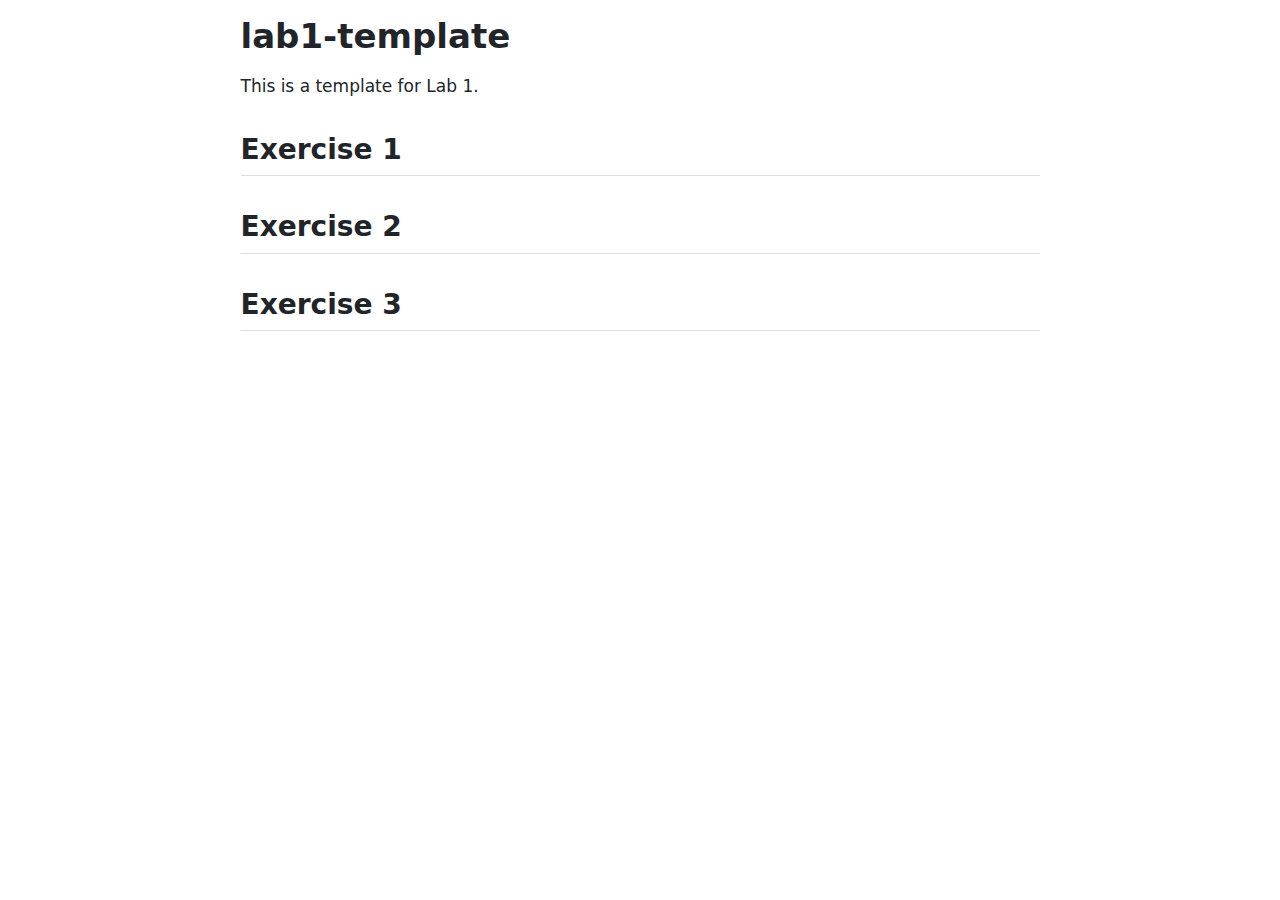
<file: labs/lab1-template_AGH.html>
<!DOCTYPE html>
<html xmlns="http://www.w3.org/1999/xhtml" lang="en" xml:lang="en"><head>

<meta charset="utf-8">
<meta name="generator" content="quarto-1.8.26">

<meta name="viewport" content="width=device-width, initial-scale=1.0, user-scalable=yes">


<title>lab1-template</title>
<style>
code{white-space: pre-wrap;}
span.smallcaps{font-variant: small-caps;}
div.columns{display: flex; gap: min(4vw, 1.5em);}
div.column{flex: auto; overflow-x: auto;}
div.hanging-indent{margin-left: 1.5em; text-indent: -1.5em;}
ul.task-list{list-style: none;}
ul.task-list li input[type="checkbox"] {
  width: 0.8em;
  margin: 0 0.8em 0.2em -1em; /* quarto-specific, see https://github.com/quarto-dev/quarto-cli/issues/4556 */ 
  vertical-align: middle;
}
</style>


<script src="lab1-template_AGH_files/libs/clipboard/clipboard.min.js"></script>
<script src="lab1-template_AGH_files/libs/quarto-html/quarto.js" type="module"></script>
<script src="lab1-template_AGH_files/libs/quarto-html/tabsets/tabsets.js" type="module"></script>
<script src="lab1-template_AGH_files/libs/quarto-html/axe/axe-check.js" type="module"></script>
<script src="lab1-template_AGH_files/libs/quarto-html/popper.min.js"></script>
<script src="lab1-template_AGH_files/libs/quarto-html/tippy.umd.min.js"></script>
<script src="lab1-template_AGH_files/libs/quarto-html/anchor.min.js"></script>
<link href="lab1-template_AGH_files/libs/quarto-html/tippy.css" rel="stylesheet">
<link href="lab1-template_AGH_files/libs/quarto-html/quarto-syntax-highlighting-587c61ba64f3a5504c4d52d930310e48.css" rel="stylesheet" id="quarto-text-highlighting-styles">
<script src="lab1-template_AGH_files/libs/bootstrap/bootstrap.min.js"></script>
<link href="lab1-template_AGH_files/libs/bootstrap/bootstrap-icons.css" rel="stylesheet">
<link href="lab1-template_AGH_files/libs/bootstrap/bootstrap-9e3ffae467580fdb927a41352e75a2e0.min.css" rel="stylesheet" append-hash="true" id="quarto-bootstrap" data-mode="light">


</head>

<body class="fullcontent quarto-light">

<div id="quarto-content" class="page-columns page-rows-contents page-layout-article">

<main class="content" id="quarto-document-content">

<header id="title-block-header" class="quarto-title-block default">
<div class="quarto-title">
<h1 class="title">lab1-template</h1>
</div>



<div class="quarto-title-meta">

    
  
    
  </div>
  


</header>


<p>This is a template for Lab 1.</p>
<section id="exercise-1" class="level2">
<h2 class="anchored" data-anchor-id="exercise-1">Exercise 1</h2>
</section>
<section id="exercise-2" class="level2">
<h2 class="anchored" data-anchor-id="exercise-2">Exercise 2</h2>
</section>
<section id="exercise-3" class="level2">
<h2 class="anchored" data-anchor-id="exercise-3">Exercise 3</h2>
</section>

</main>
<!-- /main column -->
<script id="quarto-html-after-body" type="application/javascript">
  window.document.addEventListener("DOMContentLoaded", function (event) {
    const icon = "";
    const anchorJS = new window.AnchorJS();
    anchorJS.options = {
      placement: 'right',
      icon: icon
    };
    anchorJS.add('.anchored');
    const isCodeAnnotation = (el) => {
      for (const clz of el.classList) {
        if (clz.startsWith('code-annotation-')) {                     
          return true;
        }
      }
      return false;
    }
    const onCopySuccess = function(e) {
      // button target
      const button = e.trigger;
      // don't keep focus
      button.blur();
      // flash "checked"
      button.classList.add('code-copy-button-checked');
      var currentTitle = button.getAttribute("title");
      button.setAttribute("title", "Copied!");
      let tooltip;
      if (window.bootstrap) {
        button.setAttribute("data-bs-toggle", "tooltip");
        button.setAttribute("data-bs-placement", "left");
        button.setAttribute("data-bs-title", "Copied!");
        tooltip = new bootstrap.Tooltip(button, 
          { trigger: "manual", 
            customClass: "code-copy-button-tooltip",
            offset: [0, -8]});
        tooltip.show();    
      }
      setTimeout(function() {
        if (tooltip) {
          tooltip.hide();
          button.removeAttribute("data-bs-title");
          button.removeAttribute("data-bs-toggle");
          button.removeAttribute("data-bs-placement");
        }
        button.setAttribute("title", currentTitle);
        button.classList.remove('code-copy-button-checked');
      }, 1000);
      // clear code selection
      e.clearSelection();
    }
    const getTextToCopy = function(trigger) {
      const outerScaffold = trigger.parentElement.cloneNode(true);
      const codeEl = outerScaffold.querySelector('code');
      for (const childEl of codeEl.children) {
        if (isCodeAnnotation(childEl)) {
          childEl.remove();
        }
      }
      return codeEl.innerText;
    }
    const clipboard = new window.ClipboardJS('.code-copy-button:not([data-in-quarto-modal])', {
      text: getTextToCopy
    });
    clipboard.on('success', onCopySuccess);
    if (window.document.getElementById('quarto-embedded-source-code-modal')) {
      const clipboardModal = new window.ClipboardJS('.code-copy-button[data-in-quarto-modal]', {
        text: getTextToCopy,
        container: window.document.getElementById('quarto-embedded-source-code-modal')
      });
      clipboardModal.on('success', onCopySuccess);
    }
      var localhostRegex = new RegExp(/^(?:http|https):\/\/localhost\:?[0-9]*\//);
      var mailtoRegex = new RegExp(/^mailto:/);
        var filterRegex = new RegExp('/' + window.location.host + '/');
      var isInternal = (href) => {
          return filterRegex.test(href) || localhostRegex.test(href) || mailtoRegex.test(href);
      }
      // Inspect non-navigation links and adorn them if external
     var links = window.document.querySelectorAll('a[href]:not(.nav-link):not(.navbar-brand):not(.toc-action):not(.sidebar-link):not(.sidebar-item-toggle):not(.pagination-link):not(.no-external):not([aria-hidden]):not(.dropdown-item):not(.quarto-navigation-tool):not(.about-link)');
      for (var i=0; i<links.length; i++) {
        const link = links[i];
        if (!isInternal(link.href)) {
          // undo the damage that might have been done by quarto-nav.js in the case of
          // links that we want to consider external
          if (link.dataset.originalHref !== undefined) {
            link.href = link.dataset.originalHref;
          }
        }
      }
    function tippyHover(el, contentFn, onTriggerFn, onUntriggerFn) {
      const config = {
        allowHTML: true,
        maxWidth: 500,
        delay: 100,
        arrow: false,
        appendTo: function(el) {
            return el.parentElement;
        },
        interactive: true,
        interactiveBorder: 10,
        theme: 'quarto',
        placement: 'bottom-start',
      };
      if (contentFn) {
        config.content = contentFn;
      }
      if (onTriggerFn) {
        config.onTrigger = onTriggerFn;
      }
      if (onUntriggerFn) {
        config.onUntrigger = onUntriggerFn;
      }
      window.tippy(el, config); 
    }
    const noterefs = window.document.querySelectorAll('a[role="doc-noteref"]');
    for (var i=0; i<noterefs.length; i++) {
      const ref = noterefs[i];
      tippyHover(ref, function() {
        // use id or data attribute instead here
        let href = ref.getAttribute('data-footnote-href') || ref.getAttribute('href');
        try { href = new URL(href).hash; } catch {}
        const id = href.replace(/^#\/?/, "");
        const note = window.document.getElementById(id);
        if (note) {
          return note.innerHTML;
        } else {
          return "";
        }
      });
    }
    const xrefs = window.document.querySelectorAll('a.quarto-xref');
    const processXRef = (id, note) => {
      // Strip column container classes
      const stripColumnClz = (el) => {
        el.classList.remove("page-full", "page-columns");
        if (el.children) {
          for (const child of el.children) {
            stripColumnClz(child);
          }
        }
      }
      stripColumnClz(note)
      if (id === null || id.startsWith('sec-')) {
        // Special case sections, only their first couple elements
        const container = document.createElement("div");
        if (note.children && note.children.length > 2) {
          container.appendChild(note.children[0].cloneNode(true));
          for (let i = 1; i < note.children.length; i++) {
            const child = note.children[i];
            if (child.tagName === "P" && child.innerText === "") {
              continue;
            } else {
              container.appendChild(child.cloneNode(true));
              break;
            }
          }
          if (window.Quarto?.typesetMath) {
            window.Quarto.typesetMath(container);
          }
          return container.innerHTML
        } else {
          if (window.Quarto?.typesetMath) {
            window.Quarto.typesetMath(note);
          }
          return note.innerHTML;
        }
      } else {
        // Remove any anchor links if they are present
        const anchorLink = note.querySelector('a.anchorjs-link');
        if (anchorLink) {
          anchorLink.remove();
        }
        if (window.Quarto?.typesetMath) {
          window.Quarto.typesetMath(note);
        }
        if (note.classList.contains("callout")) {
          return note.outerHTML;
        } else {
          return note.innerHTML;
        }
      }
    }
    for (var i=0; i<xrefs.length; i++) {
      const xref = xrefs[i];
      tippyHover(xref, undefined, function(instance) {
        instance.disable();
        let url = xref.getAttribute('href');
        let hash = undefined; 
        if (url.startsWith('#')) {
          hash = url;
        } else {
          try { hash = new URL(url).hash; } catch {}
        }
        if (hash) {
          const id = hash.replace(/^#\/?/, "");
          const note = window.document.getElementById(id);
          if (note !== null) {
            try {
              const html = processXRef(id, note.cloneNode(true));
              instance.setContent(html);
            } finally {
              instance.enable();
              instance.show();
            }
          } else {
            // See if we can fetch this
            fetch(url.split('#')[0])
            .then(res => res.text())
            .then(html => {
              const parser = new DOMParser();
              const htmlDoc = parser.parseFromString(html, "text/html");
              const note = htmlDoc.getElementById(id);
              if (note !== null) {
                const html = processXRef(id, note);
                instance.setContent(html);
              } 
            }).finally(() => {
              instance.enable();
              instance.show();
            });
          }
        } else {
          // See if we can fetch a full url (with no hash to target)
          // This is a special case and we should probably do some content thinning / targeting
          fetch(url)
          .then(res => res.text())
          .then(html => {
            const parser = new DOMParser();
            const htmlDoc = parser.parseFromString(html, "text/html");
            const note = htmlDoc.querySelector('main.content');
            if (note !== null) {
              // This should only happen for chapter cross references
              // (since there is no id in the URL)
              // remove the first header
              if (note.children.length > 0 && note.children[0].tagName === "HEADER") {
                note.children[0].remove();
              }
              const html = processXRef(null, note);
              instance.setContent(html);
            } 
          }).finally(() => {
            instance.enable();
            instance.show();
          });
        }
      }, function(instance) {
      });
    }
        let selectedAnnoteEl;
        const selectorForAnnotation = ( cell, annotation) => {
          let cellAttr = 'data-code-cell="' + cell + '"';
          let lineAttr = 'data-code-annotation="' +  annotation + '"';
          const selector = 'span[' + cellAttr + '][' + lineAttr + ']';
          return selector;
        }
        const selectCodeLines = (annoteEl) => {
          const doc = window.document;
          const targetCell = annoteEl.getAttribute("data-target-cell");
          const targetAnnotation = annoteEl.getAttribute("data-target-annotation");
          const annoteSpan = window.document.querySelector(selectorForAnnotation(targetCell, targetAnnotation));
          const lines = annoteSpan.getAttribute("data-code-lines").split(",");
          const lineIds = lines.map((line) => {
            return targetCell + "-" + line;
          })
          let top = null;
          let height = null;
          let parent = null;
          if (lineIds.length > 0) {
              //compute the position of the single el (top and bottom and make a div)
              const el = window.document.getElementById(lineIds[0]);
              top = el.offsetTop;
              height = el.offsetHeight;
              parent = el.parentElement.parentElement;
            if (lineIds.length > 1) {
              const lastEl = window.document.getElementById(lineIds[lineIds.length - 1]);
              const bottom = lastEl.offsetTop + lastEl.offsetHeight;
              height = bottom - top;
            }
            if (top !== null && height !== null && parent !== null) {
              // cook up a div (if necessary) and position it 
              let div = window.document.getElementById("code-annotation-line-highlight");
              if (div === null) {
                div = window.document.createElement("div");
                div.setAttribute("id", "code-annotation-line-highlight");
                div.style.position = 'absolute';
                parent.appendChild(div);
              }
              div.style.top = top - 2 + "px";
              div.style.height = height + 4 + "px";
              div.style.left = 0;
              let gutterDiv = window.document.getElementById("code-annotation-line-highlight-gutter");
              if (gutterDiv === null) {
                gutterDiv = window.document.createElement("div");
                gutterDiv.setAttribute("id", "code-annotation-line-highlight-gutter");
                gutterDiv.style.position = 'absolute';
                const codeCell = window.document.getElementById(targetCell);
                const gutter = codeCell.querySelector('.code-annotation-gutter');
                gutter.appendChild(gutterDiv);
              }
              gutterDiv.style.top = top - 2 + "px";
              gutterDiv.style.height = height + 4 + "px";
            }
            selectedAnnoteEl = annoteEl;
          }
        };
        const unselectCodeLines = () => {
          const elementsIds = ["code-annotation-line-highlight", "code-annotation-line-highlight-gutter"];
          elementsIds.forEach((elId) => {
            const div = window.document.getElementById(elId);
            if (div) {
              div.remove();
            }
          });
          selectedAnnoteEl = undefined;
        };
          // Handle positioning of the toggle
      window.addEventListener(
        "resize",
        throttle(() => {
          elRect = undefined;
          if (selectedAnnoteEl) {
            selectCodeLines(selectedAnnoteEl);
          }
        }, 10)
      );
      function throttle(fn, ms) {
      let throttle = false;
      let timer;
        return (...args) => {
          if(!throttle) { // first call gets through
              fn.apply(this, args);
              throttle = true;
          } else { // all the others get throttled
              if(timer) clearTimeout(timer); // cancel #2
              timer = setTimeout(() => {
                fn.apply(this, args);
                timer = throttle = false;
              }, ms);
          }
        };
      }
        // Attach click handler to the DT
        const annoteDls = window.document.querySelectorAll('dt[data-target-cell]');
        for (const annoteDlNode of annoteDls) {
          annoteDlNode.addEventListener('click', (event) => {
            const clickedEl = event.target;
            if (clickedEl !== selectedAnnoteEl) {
              unselectCodeLines();
              const activeEl = window.document.querySelector('dt[data-target-cell].code-annotation-active');
              if (activeEl) {
                activeEl.classList.remove('code-annotation-active');
              }
              selectCodeLines(clickedEl);
              clickedEl.classList.add('code-annotation-active');
            } else {
              // Unselect the line
              unselectCodeLines();
              clickedEl.classList.remove('code-annotation-active');
            }
          });
        }
    const findCites = (el) => {
      const parentEl = el.parentElement;
      if (parentEl) {
        const cites = parentEl.dataset.cites;
        if (cites) {
          return {
            el,
            cites: cites.split(' ')
          };
        } else {
          return findCites(el.parentElement)
        }
      } else {
        return undefined;
      }
    };
    var bibliorefs = window.document.querySelectorAll('a[role="doc-biblioref"]');
    for (var i=0; i<bibliorefs.length; i++) {
      const ref = bibliorefs[i];
      const citeInfo = findCites(ref);
      if (citeInfo) {
        tippyHover(citeInfo.el, function() {
          var popup = window.document.createElement('div');
          citeInfo.cites.forEach(function(cite) {
            var citeDiv = window.document.createElement('div');
            citeDiv.classList.add('hanging-indent');
            citeDiv.classList.add('csl-entry');
            var biblioDiv = window.document.getElementById('ref-' + cite);
            if (biblioDiv) {
              citeDiv.innerHTML = biblioDiv.innerHTML;
            }
            popup.appendChild(citeDiv);
          });
          return popup.innerHTML;
        });
      }
    }
  });
  </script>
</div> <!-- /content -->




</body></html>
</file>
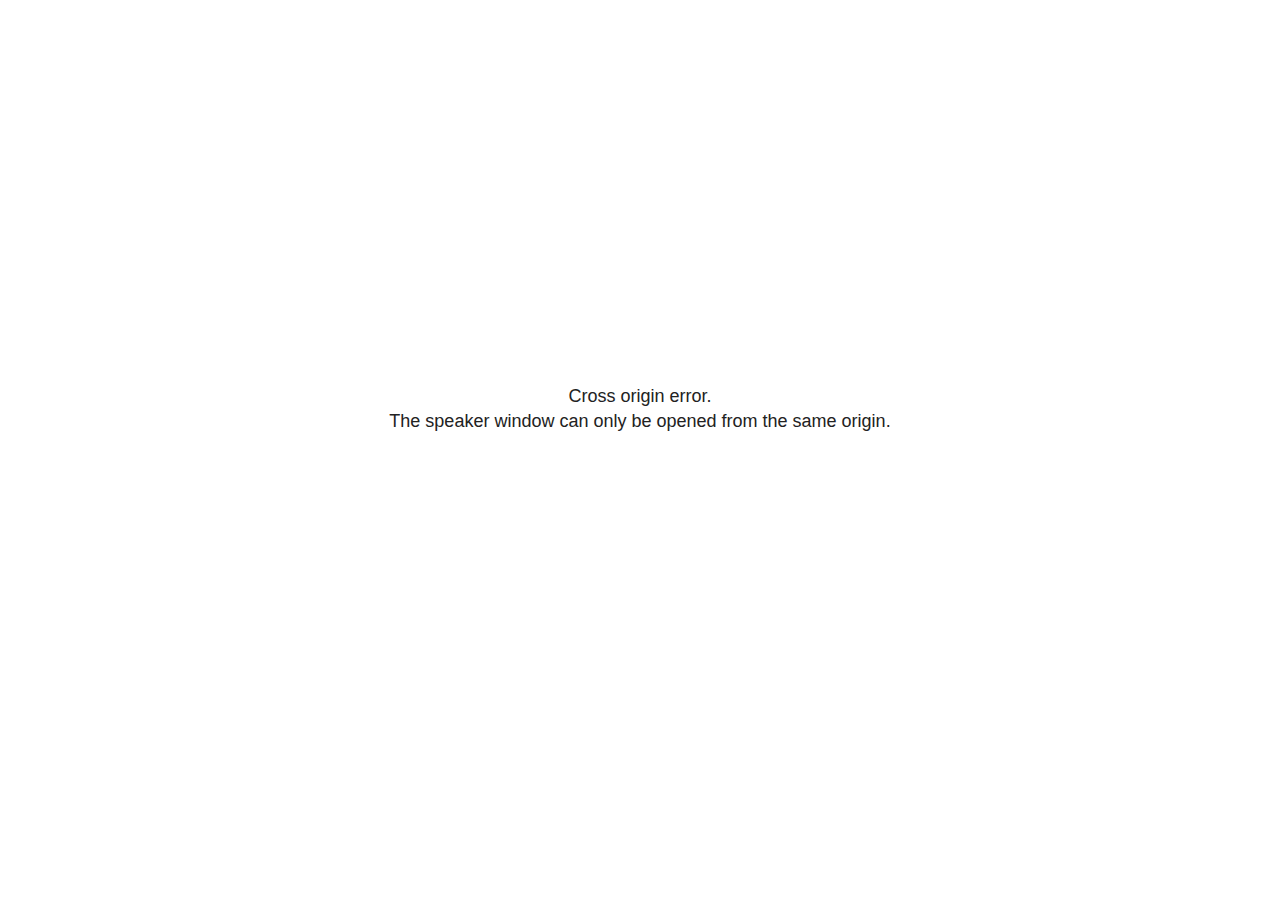
<file: slides/lec-0-welcome_AGH_files/libs/revealjs/plugin/notes/speaker-view.html>
<!--
	NOTE: You need to build the notes plugin after making changes to this file.
-->
<html lang="en">
	<head>
		<meta charset="utf-8">

		<title>reveal.js - Speaker View</title>

		<style>
			body {
				font-family: Helvetica;
				font-size: 18px;
			}

			#current-slide,
			#upcoming-slide,
			#speaker-controls {
				padding: 6px;
				box-sizing: border-box;
				-moz-box-sizing: border-box;
			}

			#current-slide iframe,
			#upcoming-slide iframe {
				width: 100%;
				height: 100%;
				border: 1px solid #ddd;
			}

			#current-slide .label,
			#upcoming-slide .label {
				position: absolute;
				top: 10px;
				left: 10px;
				z-index: 2;
			}

			#connection-status {
				position: absolute;
				top: 0;
				left: 0;
				width: 100%;
				height: 100%;
				z-index: 20;
				padding: 30% 20% 20% 20%;
				font-size: 18px;
				color: #222;
				background: #fff;
				text-align: center;
				box-sizing: border-box;
				line-height: 1.4;
			}

			.overlay-element {
				height: 34px;
				line-height: 34px;
				padding: 0 10px;
				text-shadow: none;
				background: rgba( 220, 220, 220, 0.8 );
				color: #222;
				font-size: 14px;
			}

			.overlay-element.interactive:hover {
				background: rgba( 220, 220, 220, 1 );
			}

			#current-slide {
				position: absolute;
				width: 60%;
				height: 100%;
				top: 0;
				left: 0;
				padding-right: 0;
			}

			#upcoming-slide {
				position: absolute;
				width: 40%;
				height: 40%;
				right: 0;
				top: 0;
			}

			/* Speaker controls */
			#speaker-controls {
				position: absolute;
				top: 40%;
				right: 0;
				width: 40%;
				height: 60%;
				overflow: auto;
				font-size: 18px;
			}

				.speaker-controls-time.hidden,
				.speaker-controls-notes.hidden {
					display: none;
				}

				.speaker-controls-time .label,
				.speaker-controls-pace .label,
				.speaker-controls-notes .label {
					text-transform: uppercase;
					font-weight: normal;
					font-size: 0.66em;
					color: #666;
					margin: 0;
				}

				.speaker-controls-time, .speaker-controls-pace {
					border-bottom: 1px solid rgba( 200, 200, 200, 0.5 );
					margin-bottom: 10px;
					padding: 10px 16px;
					padding-bottom: 20px;
					cursor: pointer;
				}

				.speaker-controls-time .reset-button {
					opacity: 0;
					float: right;
					color: #666;
					text-decoration: none;
				}
				.speaker-controls-time:hover .reset-button {
					opacity: 1;
				}

				.speaker-controls-time .timer,
				.speaker-controls-time .clock {
					width: 50%;
				}

				.speaker-controls-time .timer,
				.speaker-controls-time .clock,
				.speaker-controls-time .pacing .hours-value,
				.speaker-controls-time .pacing .minutes-value,
				.speaker-controls-time .pacing .seconds-value {
					font-size: 1.9em;
				}

				.speaker-controls-time .timer {
					float: left;
				}

				.speaker-controls-time .clock {
					float: right;
					text-align: right;
				}

				.speaker-controls-time span.mute {
					opacity: 0.3;
				}

				.speaker-controls-time .pacing-title {
					margin-top: 5px;
				}

				.speaker-controls-time .pacing.ahead {
					color: blue;
				}

				.speaker-controls-time .pacing.on-track {
					color: green;
				}

				.speaker-controls-time .pacing.behind {
					color: red;
				}

				.speaker-controls-notes {
					padding: 10px 16px;
				}

				.speaker-controls-notes .value {
					margin-top: 5px;
					line-height: 1.4;
					font-size: 1.2em;
				}

			/* Layout selector */
			#speaker-layout {
				position: absolute;
				top: 10px;
				right: 10px;
				color: #222;
				z-index: 10;
			}
				#speaker-layout select {
					position: absolute;
					width: 100%;
					height: 100%;
					top: 0;
					left: 0;
					border: 0;
					box-shadow: 0;
					cursor: pointer;
					opacity: 0;

					font-size: 1em;
					background-color: transparent;

					-moz-appearance: none;
					-webkit-appearance: none;
					-webkit-tap-highlight-color: rgba(0, 0, 0, 0);
				}

				#speaker-layout select:focus {
					outline: none;
					box-shadow: none;
				}

			.clear {
				clear: both;
			}

			/* Speaker layout: Wide */
			body[data-speaker-layout="wide"] #current-slide,
			body[data-speaker-layout="wide"] #upcoming-slide {
				width: 50%;
				height: 45%;
				padding: 6px;
			}

			body[data-speaker-layout="wide"] #current-slide {
				top: 0;
				left: 0;
			}

			body[data-speaker-layout="wide"] #upcoming-slide {
				top: 0;
				left: 50%;
			}

			body[data-speaker-layout="wide"] #speaker-controls {
				top: 45%;
				left: 0;
				width: 100%;
				height: 50%;
				font-size: 1.25em;
			}

			/* Speaker layout: Tall */
			body[data-speaker-layout="tall"] #current-slide,
			body[data-speaker-layout="tall"] #upcoming-slide {
				width: 45%;
				height: 50%;
				padding: 6px;
			}

			body[data-speaker-layout="tall"] #current-slide {
				top: 0;
				left: 0;
			}

			body[data-speaker-layout="tall"] #upcoming-slide {
				top: 50%;
				left: 0;
			}

			body[data-speaker-layout="tall"] #speaker-controls {
				padding-top: 40px;
				top: 0;
				left: 45%;
				width: 55%;
				height: 100%;
				font-size: 1.25em;
			}

			/* Speaker layout: Notes only */
			body[data-speaker-layout="notes-only"] #current-slide,
			body[data-speaker-layout="notes-only"] #upcoming-slide {
				display: none;
			}

			body[data-speaker-layout="notes-only"] #speaker-controls {
				padding-top: 40px;
				top: 0;
				left: 0;
				width: 100%;
				height: 100%;
				font-size: 1.25em;
			}

			@media screen and (max-width: 1080px) {
				body[data-speaker-layout="default"] #speaker-controls {
					font-size: 16px;
				}
			}

			@media screen and (max-width: 900px) {
				body[data-speaker-layout="default"] #speaker-controls {
					font-size: 14px;
				}
			}

			@media screen and (max-width: 800px) {
				body[data-speaker-layout="default"] #speaker-controls {
					font-size: 12px;
				}
			}

		</style>
	</head>

	<body>

		<div id="connection-status">Loading speaker view...</div>

		<div id="current-slide"></div>
		<div id="upcoming-slide"><span class="overlay-element label">Upcoming</span></div>
		<div id="speaker-controls">
			<div class="speaker-controls-time">
				<h4 class="label">Time <span class="reset-button">Click to Reset</span></h4>
				<div class="clock">
					<span class="clock-value">0:00 AM</span>
				</div>
				<div class="timer">
					<span class="hours-value">00</span><span class="minutes-value">:00</span><span class="seconds-value">:00</span>
				</div>
				<div class="clear"></div>

				<h4 class="label pacing-title" style="display: none">Pacing – Time to finish current slide</h4>
				<div class="pacing" style="display: none">
					<span class="hours-value">00</span><span class="minutes-value">:00</span><span class="seconds-value">:00</span>
				</div>
			</div>

			<div class="speaker-controls-notes hidden">
				<h4 class="label">Notes</h4>
				<div class="value"></div>
			</div>
		</div>
		<div id="speaker-layout" class="overlay-element interactive">
			<span class="speaker-layout-label"></span>
			<select class="speaker-layout-dropdown"></select>
		</div>

		<script>

			(function() {

				var notes,
					notesValue,
					currentState,
					currentSlide,
					upcomingSlide,
					layoutLabel,
					layoutDropdown,
					pendingCalls = {},
					lastRevealApiCallId = 0,
					connected = false

				var connectionStatus = document.querySelector( '#connection-status' );

				var SPEAKER_LAYOUTS = {
					'default': 'Default',
					'wide': 'Wide',
					'tall': 'Tall',
					'notes-only': 'Notes only'
				};

				setupLayout();

				let openerOrigin;

				try {
					openerOrigin = window.opener.location.origin;
				}
				catch ( error ) { console.warn( error ) }

				// In order to prevent XSS, the speaker view will only run if its
				// opener has the same origin as itself
				if( window.location.origin !== openerOrigin ) {
					connectionStatus.innerHTML = 'Cross origin error.<br>The speaker window can only be opened from the same origin.';
					return;
				}

				var connectionTimeout = setTimeout( function() {
					connectionStatus.innerHTML = 'Error connecting to main window.<br>Please try closing and reopening the speaker view.';
				}, 5000 );

				window.addEventListener( 'message', function( event ) {

					// Validate the origin of all messages to avoid parsing messages
					// that aren't meant for us. Ignore when running off file:// so
					// that the speaker view continues to work without a web server.
					if( window.location.origin !== event.origin && window.location.origin !== 'file://' ) {
						return
					}

					clearTimeout( connectionTimeout );
					connectionStatus.style.display = 'none';

					var data = JSON.parse( event.data );

					// The overview mode is only useful to the reveal.js instance
					// where navigation occurs so we don't sync it
					if( data.state ) delete data.state.overview;

					// Messages sent by the notes plugin inside of the main window
					if( data && data.namespace === 'reveal-notes' ) {
						if( data.type === 'connect' ) {
							handleConnectMessage( data );
						}
						else if( data.type === 'state' ) {
							handleStateMessage( data );
						}
						else if( data.type === 'return' ) {
							pendingCalls[data.callId](data.result);
							delete pendingCalls[data.callId];
						}
					}
					// Messages sent by the reveal.js inside of the current slide preview
					else if( data && data.namespace === 'reveal' ) {
						if( /ready/.test( data.eventName ) ) {
							// Send a message back to notify that the handshake is complete
							window.opener.postMessage( JSON.stringify({ namespace: 'reveal-notes', type: 'connected'} ), '*' );
						}
						else if( /slidechanged|fragmentshown|fragmenthidden|paused|resumed/.test( data.eventName ) && currentState !== JSON.stringify( data.state ) ) {

							dispatchStateToMainWindow( data.state );

						}
					}

				} );

				/**
				 * Updates the presentation in the main window to match the state
				 * of the presentation in the notes window.
				 */
				const dispatchStateToMainWindow = debounce(( state ) => {
					window.opener.postMessage( JSON.stringify({ method: 'setState', args: [ state ]} ), '*' );
				}, 500);

				/**
				 * Asynchronously calls the Reveal.js API of the main frame.
				 */
				function callRevealApi( methodName, methodArguments, callback ) {

					var callId = ++lastRevealApiCallId;
					pendingCalls[callId] = callback;
					window.opener.postMessage( JSON.stringify( {
						namespace: 'reveal-notes',
						type: 'call',
						callId: callId,
						methodName: methodName,
						arguments: methodArguments
					} ), '*' );

				}

				/**
				 * Called when the main window is trying to establish a
				 * connection.
				 */
				function handleConnectMessage( data ) {

					if( connected === false ) {
						connected = true;

						setupIframes( data );
						setupKeyboard();
						setupNotes();
						setupTimer();
						setupHeartbeat();
					}

				}

				/**
				 * Called when the main window sends an updated state.
				 */
				function handleStateMessage( data ) {

					// Store the most recently set state to avoid circular loops
					// applying the same state
					currentState = JSON.stringify( data.state );

					// No need for updating the notes in case of fragment changes
					if ( data.notes ) {
						notes.classList.remove( 'hidden' );
						notesValue.style.whiteSpace = data.whitespace;
						if( data.markdown ) {
							notesValue.innerHTML = marked( data.notes );
						}
						else {
							notesValue.innerHTML = data.notes;
						}
					}
					else {
						notes.classList.add( 'hidden' );
					}

					// Update the note slides
					currentSlide.contentWindow.postMessage( JSON.stringify({ method: 'setState', args: [ data.state ] }), '*' );
					upcomingSlide.contentWindow.postMessage( JSON.stringify({ method: 'setState', args: [ data.state ] }), '*' );
					upcomingSlide.contentWindow.postMessage( JSON.stringify({ method: 'next' }), '*' );

				}

				// Limit to max one state update per X ms
				handleStateMessage = debounce( handleStateMessage, 200 );

				/**
				 * Forward keyboard events to the current slide window.
				 * This enables keyboard events to work even if focus
				 * isn't set on the current slide iframe.
				 *
				 * Block F5 default handling, it reloads and disconnects
				 * the speaker notes window.
				 */
				function setupKeyboard() {

					document.addEventListener( 'keydown', function( event ) {
						if( event.keyCode === 116 || ( event.metaKey && event.keyCode === 82 ) ) {
							event.preventDefault();
							return false;
						}
						currentSlide.contentWindow.postMessage( JSON.stringify({ method: 'triggerKey', args: [ event.keyCode ] }), '*' );
					} );

				}

				/**
				 * Creates the preview iframes.
				 */
				function setupIframes( data ) {

					var params = [
						'receiver',
						'progress=false',
						'history=false',
						'transition=none',
						'autoSlide=0',
						'backgroundTransition=none'
					].join( '&' );

					var urlSeparator = /\?/.test(data.url) ? '&' : '?';
					var hash = '#/' + data.state.indexh + '/' + data.state.indexv;
					var currentURL = data.url + urlSeparator + params + '&scrollActivationWidth=false&postMessageEvents=true' + hash;
					var upcomingURL = data.url + urlSeparator + params + '&scrollActivationWidth=false&controls=false' + hash;

					currentSlide = document.createElement( 'iframe' );
					currentSlide.setAttribute( 'width', 1280 );
					currentSlide.setAttribute( 'height', 1024 );
					currentSlide.setAttribute( 'src', currentURL );
					document.querySelector( '#current-slide' ).appendChild( currentSlide );

					upcomingSlide = document.createElement( 'iframe' );
					upcomingSlide.setAttribute( 'width', 640 );
					upcomingSlide.setAttribute( 'height', 512 );
					upcomingSlide.setAttribute( 'src', upcomingURL );
					document.querySelector( '#upcoming-slide' ).appendChild( upcomingSlide );

				}

				/**
				 * Setup the notes UI.
				 */
				function setupNotes() {

					notes = document.querySelector( '.speaker-controls-notes' );
					notesValue = document.querySelector( '.speaker-controls-notes .value' );

				}

				/**
				 * We send out a heartbeat at all times to ensure we can
				 * reconnect with the main presentation window after reloads.
				 */
				function setupHeartbeat() {

					setInterval( () => {
						window.opener.postMessage( JSON.stringify({ namespace: 'reveal-notes', type: 'heartbeat'} ), '*' );
					}, 1000 );

				}

				function getTimings( callback ) {

					callRevealApi( 'getSlidesAttributes', [], function ( slideAttributes ) {
						callRevealApi( 'getConfig', [], function ( config ) {
							var totalTime = config.totalTime;
							var minTimePerSlide = config.minimumTimePerSlide || 0;
							var defaultTiming = config.defaultTiming;
							if ((defaultTiming == null) && (totalTime == null)) {
								callback(null);
								return;
							}
							// Setting totalTime overrides defaultTiming
							if (totalTime) {
								defaultTiming = 0;
							}
							var timings = [];
							for ( var i in slideAttributes ) {
								var slide = slideAttributes[ i ];
								var timing = defaultTiming;
								if( slide.hasOwnProperty( 'data-timing' )) {
									var t = slide[ 'data-timing' ];
									timing = parseInt(t);
									if( isNaN(timing) ) {
										console.warn("Could not parse timing '" + t + "' of slide " + i + "; using default of " + defaultTiming);
										timing = defaultTiming;
									}
								}
								timings.push(timing);
							}
							if ( totalTime ) {
								// After we've allocated time to individual slides, we summarize it and
								// subtract it from the total time
								var remainingTime = totalTime - timings.reduce( function(a, b) { return a + b; }, 0 );
								// The remaining time is divided by the number of slides that have 0 seconds
								// allocated at the moment, giving the average time-per-slide on the remaining slides
								var remainingSlides = (timings.filter( function(x) { return x == 0 }) ).length
								var timePerSlide = Math.round( remainingTime / remainingSlides, 0 )
								// And now we replace every zero-value timing with that average
								timings = timings.map( function(x) { return (x==0 ? timePerSlide : x) } );
							}
							var slidesUnderMinimum = timings.filter( function(x) { return (x < minTimePerSlide) } ).length
							if ( slidesUnderMinimum ) {
								message = "The pacing time for " + slidesUnderMinimum + " slide(s) is under the configured minimum of " + minTimePerSlide + " seconds. Check the data-timing attribute on individual slides, or consider increasing the totalTime or minimumTimePerSlide configuration options (or removing some slides).";
								alert(message);
							}
							callback( timings );
						} );
					} );

				}

				/**
				 * Return the number of seconds allocated for presenting
				 * all slides up to and including this one.
				 */
				function getTimeAllocated( timings, callback ) {

					callRevealApi( 'getSlidePastCount', [], function ( currentSlide ) {
						var allocated = 0;
						for (var i in timings.slice(0, currentSlide + 1)) {
							allocated += timings[i];
						}
						callback( allocated );
					} );

				}

				/**
				 * Create the timer and clock and start updating them
				 * at an interval.
				 */
				function setupTimer() {

					var start = new Date(),
					timeEl = document.querySelector( '.speaker-controls-time' ),
					clockEl = timeEl.querySelector( '.clock-value' ),
					hoursEl = timeEl.querySelector( '.hours-value' ),
					minutesEl = timeEl.querySelector( '.minutes-value' ),
					secondsEl = timeEl.querySelector( '.seconds-value' ),
					pacingTitleEl = timeEl.querySelector( '.pacing-title' ),
					pacingEl = timeEl.querySelector( '.pacing' ),
					pacingHoursEl = pacingEl.querySelector( '.hours-value' ),
					pacingMinutesEl = pacingEl.querySelector( '.minutes-value' ),
					pacingSecondsEl = pacingEl.querySelector( '.seconds-value' );

					var timings = null;
					getTimings( function ( _timings ) {

						timings = _timings;
						if (_timings !== null) {
							pacingTitleEl.style.removeProperty('display');
							pacingEl.style.removeProperty('display');
						}

						// Update once directly
						_updateTimer();

						// Then update every second
						setInterval( _updateTimer, 1000 );

					} );


					function _resetTimer() {

						if (timings == null) {
							start = new Date();
							_updateTimer();
						}
						else {
							// Reset timer to beginning of current slide
							getTimeAllocated( timings, function ( slideEndTimingSeconds ) {
								var slideEndTiming = slideEndTimingSeconds * 1000;
								callRevealApi( 'getSlidePastCount', [], function ( currentSlide ) {
									var currentSlideTiming = timings[currentSlide] * 1000;
									var previousSlidesTiming = slideEndTiming - currentSlideTiming;
									var now = new Date();
									start = new Date(now.getTime() - previousSlidesTiming);
									_updateTimer();
								} );
							} );
						}

					}

					timeEl.addEventListener( 'click', function() {
						_resetTimer();
						return false;
					} );

					function _displayTime( hrEl, minEl, secEl, time) {

						var sign = Math.sign(time) == -1 ? "-" : "";
						time = Math.abs(Math.round(time / 1000));
						var seconds = time % 60;
						var minutes = Math.floor( time / 60 ) % 60 ;
						var hours = Math.floor( time / ( 60 * 60 )) ;
						hrEl.innerHTML = sign + zeroPadInteger( hours );
						if (hours == 0) {
							hrEl.classList.add( 'mute' );
						}
						else {
							hrEl.classList.remove( 'mute' );
						}
						minEl.innerHTML = ':' + zeroPadInteger( minutes );
						if (hours == 0 && minutes == 0) {
							minEl.classList.add( 'mute' );
						}
						else {
							minEl.classList.remove( 'mute' );
						}
						secEl.innerHTML = ':' + zeroPadInteger( seconds );
					}

					function _updateTimer() {

						var diff, hours, minutes, seconds,
						now = new Date();

						diff = now.getTime() - start.getTime();

						clockEl.innerHTML = now.toLocaleTimeString( 'en-US', { hour12: true, hour: '2-digit', minute:'2-digit' } );
						_displayTime( hoursEl, minutesEl, secondsEl, diff );
						if (timings !== null) {
							_updatePacing(diff);
						}

					}

					function _updatePacing(diff) {

						getTimeAllocated( timings, function ( slideEndTimingSeconds ) {
							var slideEndTiming = slideEndTimingSeconds * 1000;

							callRevealApi( 'getSlidePastCount', [], function ( currentSlide ) {
								var currentSlideTiming = timings[currentSlide] * 1000;
								var timeLeftCurrentSlide = slideEndTiming - diff;
								if (timeLeftCurrentSlide < 0) {
									pacingEl.className = 'pacing behind';
								}
								else if (timeLeftCurrentSlide < currentSlideTiming) {
									pacingEl.className = 'pacing on-track';
								}
								else {
									pacingEl.className = 'pacing ahead';
								}
								_displayTime( pacingHoursEl, pacingMinutesEl, pacingSecondsEl, timeLeftCurrentSlide );
							} );
						} );
					}

				}

				/**
				 * Sets up the speaker view layout and layout selector.
				 */
				function setupLayout() {

					layoutDropdown = document.querySelector( '.speaker-layout-dropdown' );
					layoutLabel = document.querySelector( '.speaker-layout-label' );

					// Render the list of available layouts
					for( var id in SPEAKER_LAYOUTS ) {
						var option = document.createElement( 'option' );
						option.setAttribute( 'value', id );
						option.textContent = SPEAKER_LAYOUTS[ id ];
						layoutDropdown.appendChild( option );
					}

					// Monitor the dropdown for changes
					layoutDropdown.addEventListener( 'change', function( event ) {

						setLayout( layoutDropdown.value );

					}, false );

					// Restore any currently persisted layout
					setLayout( getLayout() );

				}

				/**
				 * Sets a new speaker view layout. The layout is persisted
				 * in local storage.
				 */
				function setLayout( value ) {

					var title = SPEAKER_LAYOUTS[ value ];

					layoutLabel.innerHTML = 'Layout' + ( title ? ( ': ' + title ) : '' );
					layoutDropdown.value = value;

					document.body.setAttribute( 'data-speaker-layout', value );

					// Persist locally
					if( supportsLocalStorage() ) {
						window.localStorage.setItem( 'reveal-speaker-layout', value );
					}

				}

				/**
				 * Returns the ID of the most recently set speaker layout
				 * or our default layout if none has been set.
				 */
				function getLayout() {

					if( supportsLocalStorage() ) {
						var layout = window.localStorage.getItem( 'reveal-speaker-layout' );
						if( layout ) {
							return layout;
						}
					}

					// Default to the first record in the layouts hash
					for( var id in SPEAKER_LAYOUTS ) {
						return id;
					}

				}

				function supportsLocalStorage() {

					try {
						localStorage.setItem('test', 'test');
						localStorage.removeItem('test');
						return true;
					}
					catch( e ) {
						return false;
					}

				}

				function zeroPadInteger( num ) {

					var str = '00' + parseInt( num );
					return str.substring( str.length - 2 );

				}

				/**
				 * Limits the frequency at which a function can be called.
				 */
				function debounce( fn, ms ) {

					var lastTime = 0,
						timeout;

					return function() {

						var args = arguments;
						var context = this;

						clearTimeout( timeout );

						var timeSinceLastCall = Date.now() - lastTime;
						if( timeSinceLastCall > ms ) {
							fn.apply( context, args );
							lastTime = Date.now();
						}
						else {
							timeout = setTimeout( function() {
								fn.apply( context, args );
								lastTime = Date.now();
							}, ms - timeSinceLastCall );
						}

					}

				}

			})();

		</script>
	</body>
</html>
</file>
<file: homework/hw-01_AGH_files/libs/quarto-html/tippy.css>
.tippy-box[data-animation=fade][data-state=hidden]{opacity:0}[data-tippy-root]{max-width:calc(100vw - 10px)}.tippy-box{position:relative;background-color:#333;color:#fff;border-radius:4px;font-size:14px;line-height:1.4;white-space:normal;outline:0;transition-property:transform,visibility,opacity}.tippy-box[data-placement^=top]>.tippy-arrow{bottom:0}.tippy-box[data-placement^=top]>.tippy-arrow:before{bottom:-7px;left:0;border-width:8px 8px 0;border-top-color:initial;transform-origin:center top}.tippy-box[data-placement^=bottom]>.tippy-arrow{top:0}.tippy-box[data-placement^=bottom]>.tippy-arrow:before{top:-7px;left:0;border-width:0 8px 8px;border-bottom-color:initial;transform-origin:center bottom}.tippy-box[data-placement^=left]>.tippy-arrow{right:0}.tippy-box[data-placement^=left]>.tippy-arrow:before{border-width:8px 0 8px 8px;border-left-color:initial;right:-7px;transform-origin:center left}.tippy-box[data-placement^=right]>.tippy-arrow{left:0}.tippy-box[data-placement^=right]>.tippy-arrow:before{left:-7px;border-width:8px 8px 8px 0;border-right-color:initial;transform-origin:center right}.tippy-box[data-inertia][data-state=visible]{transition-timing-function:cubic-bezier(.54,1.5,.38,1.11)}.tippy-arrow{width:16px;height:16px;color:#333}.tippy-arrow:before{content:"";position:absolute;border-color:transparent;border-style:solid}.tippy-content{position:relative;padding:5px 9px;z-index:1}
</file>
<file: homework/hw-01_AGH_files/libs/quarto-html/quarto-syntax-highlighting-587c61ba64f3a5504c4d52d930310e48.css>
/* quarto syntax highlight colors */
:root {
  --quarto-hl-ot-color: #003B4F;
  --quarto-hl-at-color: #657422;
  --quarto-hl-ss-color: #20794D;
  --quarto-hl-an-color: #5E5E5E;
  --quarto-hl-fu-color: #4758AB;
  --quarto-hl-st-color: #20794D;
  --quarto-hl-cf-color: #003B4F;
  --quarto-hl-op-color: #5E5E5E;
  --quarto-hl-er-color: #AD0000;
  --quarto-hl-bn-color: #AD0000;
  --quarto-hl-al-color: #AD0000;
  --quarto-hl-va-color: #111111;
  --quarto-hl-bu-color: inherit;
  --quarto-hl-ex-color: inherit;
  --quarto-hl-pp-color: #AD0000;
  --quarto-hl-in-color: #5E5E5E;
  --quarto-hl-vs-color: #20794D;
  --quarto-hl-wa-color: #5E5E5E;
  --quarto-hl-do-color: #5E5E5E;
  --quarto-hl-im-color: #00769E;
  --quarto-hl-ch-color: #20794D;
  --quarto-hl-dt-color: #AD0000;
  --quarto-hl-fl-color: #AD0000;
  --quarto-hl-co-color: #5E5E5E;
  --quarto-hl-cv-color: #5E5E5E;
  --quarto-hl-cn-color: #8f5902;
  --quarto-hl-sc-color: #5E5E5E;
  --quarto-hl-dv-color: #AD0000;
  --quarto-hl-kw-color: #003B4F;
}

/* other quarto variables */
:root {
  --quarto-font-monospace: SFMono-Regular, Menlo, Monaco, Consolas, "Liberation Mono", "Courier New", monospace;
}

/* syntax highlight based on Pandoc's rules */
pre > code.sourceCode > span {
  color: #003B4F;
}

code.sourceCode > span {
  color: #003B4F;
}

div.sourceCode,
div.sourceCode pre.sourceCode {
  color: #003B4F;
}

/* Normal */
code span {
  color: #003B4F;
}

/* Alert */
code span.al {
  color: #AD0000;
  font-style: inherit;
}

/* Annotation */
code span.an {
  color: #5E5E5E;
  font-style: inherit;
}

/* Attribute */
code span.at {
  color: #657422;
  font-style: inherit;
}

/* BaseN */
code span.bn {
  color: #AD0000;
  font-style: inherit;
}

/* BuiltIn */
code span.bu {
  font-style: inherit;
}

/* ControlFlow */
code span.cf {
  color: #003B4F;
  font-weight: bold;
  font-style: inherit;
}

/* Char */
code span.ch {
  color: #20794D;
  font-style: inherit;
}

/* Constant */
code span.cn {
  color: #8f5902;
  font-style: inherit;
}

/* Comment */
code span.co {
  color: #5E5E5E;
  font-style: inherit;
}

/* CommentVar */
code span.cv {
  color: #5E5E5E;
  font-style: italic;
}

/* Documentation */
code span.do {
  color: #5E5E5E;
  font-style: italic;
}

/* DataType */
code span.dt {
  color: #AD0000;
  font-style: inherit;
}

/* DecVal */
code span.dv {
  color: #AD0000;
  font-style: inherit;
}

/* Error */
code span.er {
  color: #AD0000;
  font-style: inherit;
}

/* Extension */
code span.ex {
  font-style: inherit;
}

/* Float */
code span.fl {
  color: #AD0000;
  font-style: inherit;
}

/* Function */
code span.fu {
  color: #4758AB;
  font-style: inherit;
}

/* Import */
code span.im {
  color: #00769E;
  font-style: inherit;
}

/* Information */
code span.in {
  color: #5E5E5E;
  font-style: inherit;
}

/* Keyword */
code span.kw {
  color: #003B4F;
  font-weight: bold;
  font-style: inherit;
}

/* Operator */
code span.op {
  color: #5E5E5E;
  font-style: inherit;
}

/* Other */
code span.ot {
  color: #003B4F;
  font-style: inherit;
}

/* Preprocessor */
code span.pp {
  color: #AD0000;
  font-style: inherit;
}

/* SpecialChar */
code span.sc {
  color: #5E5E5E;
  font-style: inherit;
}

/* SpecialString */
code span.ss {
  color: #20794D;
  font-style: inherit;
}

/* String */
code span.st {
  color: #20794D;
  font-style: inherit;
}

/* Variable */
code span.va {
  color: #111111;
  font-style: inherit;
}

/* VerbatimString */
code span.vs {
  color: #20794D;
  font-style: inherit;
}

/* Warning */
code span.wa {
  color: #5E5E5E;
  font-style: italic;
}

.prevent-inlining {
  content: "</";
}

/*# sourceMappingURL=2dce1cc6c82594539e1579de68416b47.css.map */
</file>
<file: labs/lab-1-template_AGH_files/libs/quarto-html/tippy.css>
.tippy-box[data-animation=fade][data-state=hidden]{opacity:0}[data-tippy-root]{max-width:calc(100vw - 10px)}.tippy-box{position:relative;background-color:#333;color:#fff;border-radius:4px;font-size:14px;line-height:1.4;white-space:normal;outline:0;transition-property:transform,visibility,opacity}.tippy-box[data-placement^=top]>.tippy-arrow{bottom:0}.tippy-box[data-placement^=top]>.tippy-arrow:before{bottom:-7px;left:0;border-width:8px 8px 0;border-top-color:initial;transform-origin:center top}.tippy-box[data-placement^=bottom]>.tippy-arrow{top:0}.tippy-box[data-placement^=bottom]>.tippy-arrow:before{top:-7px;left:0;border-width:0 8px 8px;border-bottom-color:initial;transform-origin:center bottom}.tippy-box[data-placement^=left]>.tippy-arrow{right:0}.tippy-box[data-placement^=left]>.tippy-arrow:before{border-width:8px 0 8px 8px;border-left-color:initial;right:-7px;transform-origin:center left}.tippy-box[data-placement^=right]>.tippy-arrow{left:0}.tippy-box[data-placement^=right]>.tippy-arrow:before{left:-7px;border-width:8px 8px 8px 0;border-right-color:initial;transform-origin:center right}.tippy-box[data-inertia][data-state=visible]{transition-timing-function:cubic-bezier(.54,1.5,.38,1.11)}.tippy-arrow{width:16px;height:16px;color:#333}.tippy-arrow:before{content:"";position:absolute;border-color:transparent;border-style:solid}.tippy-content{position:relative;padding:5px 9px;z-index:1}
</file>
<file: labs/lab-1-template_AGH_files/libs/quarto-html/quarto-syntax-highlighting-587c61ba64f3a5504c4d52d930310e48.css>
/* quarto syntax highlight colors */
:root {
  --quarto-hl-ot-color: #003B4F;
  --quarto-hl-at-color: #657422;
  --quarto-hl-ss-color: #20794D;
  --quarto-hl-an-color: #5E5E5E;
  --quarto-hl-fu-color: #4758AB;
  --quarto-hl-st-color: #20794D;
  --quarto-hl-cf-color: #003B4F;
  --quarto-hl-op-color: #5E5E5E;
  --quarto-hl-er-color: #AD0000;
  --quarto-hl-bn-color: #AD0000;
  --quarto-hl-al-color: #AD0000;
  --quarto-hl-va-color: #111111;
  --quarto-hl-bu-color: inherit;
  --quarto-hl-ex-color: inherit;
  --quarto-hl-pp-color: #AD0000;
  --quarto-hl-in-color: #5E5E5E;
  --quarto-hl-vs-color: #20794D;
  --quarto-hl-wa-color: #5E5E5E;
  --quarto-hl-do-color: #5E5E5E;
  --quarto-hl-im-color: #00769E;
  --quarto-hl-ch-color: #20794D;
  --quarto-hl-dt-color: #AD0000;
  --quarto-hl-fl-color: #AD0000;
  --quarto-hl-co-color: #5E5E5E;
  --quarto-hl-cv-color: #5E5E5E;
  --quarto-hl-cn-color: #8f5902;
  --quarto-hl-sc-color: #5E5E5E;
  --quarto-hl-dv-color: #AD0000;
  --quarto-hl-kw-color: #003B4F;
}

/* other quarto variables */
:root {
  --quarto-font-monospace: SFMono-Regular, Menlo, Monaco, Consolas, "Liberation Mono", "Courier New", monospace;
}

/* syntax highlight based on Pandoc's rules */
pre > code.sourceCode > span {
  color: #003B4F;
}

code.sourceCode > span {
  color: #003B4F;
}

div.sourceCode,
div.sourceCode pre.sourceCode {
  color: #003B4F;
}

/* Normal */
code span {
  color: #003B4F;
}

/* Alert */
code span.al {
  color: #AD0000;
  font-style: inherit;
}

/* Annotation */
code span.an {
  color: #5E5E5E;
  font-style: inherit;
}

/* Attribute */
code span.at {
  color: #657422;
  font-style: inherit;
}

/* BaseN */
code span.bn {
  color: #AD0000;
  font-style: inherit;
}

/* BuiltIn */
code span.bu {
  font-style: inherit;
}

/* ControlFlow */
code span.cf {
  color: #003B4F;
  font-weight: bold;
  font-style: inherit;
}

/* Char */
code span.ch {
  color: #20794D;
  font-style: inherit;
}

/* Constant */
code span.cn {
  color: #8f5902;
  font-style: inherit;
}

/* Comment */
code span.co {
  color: #5E5E5E;
  font-style: inherit;
}

/* CommentVar */
code span.cv {
  color: #5E5E5E;
  font-style: italic;
}

/* Documentation */
code span.do {
  color: #5E5E5E;
  font-style: italic;
}

/* DataType */
code span.dt {
  color: #AD0000;
  font-style: inherit;
}

/* DecVal */
code span.dv {
  color: #AD0000;
  font-style: inherit;
}

/* Error */
code span.er {
  color: #AD0000;
  font-style: inherit;
}

/* Extension */
code span.ex {
  font-style: inherit;
}

/* Float */
code span.fl {
  color: #AD0000;
  font-style: inherit;
}

/* Function */
code span.fu {
  color: #4758AB;
  font-style: inherit;
}

/* Import */
code span.im {
  color: #00769E;
  font-style: inherit;
}

/* Information */
code span.in {
  color: #5E5E5E;
  font-style: inherit;
}

/* Keyword */
code span.kw {
  color: #003B4F;
  font-weight: bold;
  font-style: inherit;
}

/* Operator */
code span.op {
  color: #5E5E5E;
  font-style: inherit;
}

/* Other */
code span.ot {
  color: #003B4F;
  font-style: inherit;
}

/* Preprocessor */
code span.pp {
  color: #AD0000;
  font-style: inherit;
}

/* SpecialChar */
code span.sc {
  color: #5E5E5E;
  font-style: inherit;
}

/* SpecialString */
code span.ss {
  color: #20794D;
  font-style: inherit;
}

/* String */
code span.st {
  color: #20794D;
  font-style: inherit;
}

/* Variable */
code span.va {
  color: #111111;
  font-style: inherit;
}

/* VerbatimString */
code span.vs {
  color: #20794D;
  font-style: inherit;
}

/* Warning */
code span.wa {
  color: #5E5E5E;
  font-style: italic;
}

.prevent-inlining {
  content: "</";
}

/*# sourceMappingURL=2dce1cc6c82594539e1579de68416b47.css.map */
</file>
<file: labs/lab-1_AGH_files/libs/quarto-html/tippy.css>
.tippy-box[data-animation=fade][data-state=hidden]{opacity:0}[data-tippy-root]{max-width:calc(100vw - 10px)}.tippy-box{position:relative;background-color:#333;color:#fff;border-radius:4px;font-size:14px;line-height:1.4;white-space:normal;outline:0;transition-property:transform,visibility,opacity}.tippy-box[data-placement^=top]>.tippy-arrow{bottom:0}.tippy-box[data-placement^=top]>.tippy-arrow:before{bottom:-7px;left:0;border-width:8px 8px 0;border-top-color:initial;transform-origin:center top}.tippy-box[data-placement^=bottom]>.tippy-arrow{top:0}.tippy-box[data-placement^=bottom]>.tippy-arrow:before{top:-7px;left:0;border-width:0 8px 8px;border-bottom-color:initial;transform-origin:center bottom}.tippy-box[data-placement^=left]>.tippy-arrow{right:0}.tippy-box[data-placement^=left]>.tippy-arrow:before{border-width:8px 0 8px 8px;border-left-color:initial;right:-7px;transform-origin:center left}.tippy-box[data-placement^=right]>.tippy-arrow{left:0}.tippy-box[data-placement^=right]>.tippy-arrow:before{left:-7px;border-width:8px 8px 8px 0;border-right-color:initial;transform-origin:center right}.tippy-box[data-inertia][data-state=visible]{transition-timing-function:cubic-bezier(.54,1.5,.38,1.11)}.tippy-arrow{width:16px;height:16px;color:#333}.tippy-arrow:before{content:"";position:absolute;border-color:transparent;border-style:solid}.tippy-content{position:relative;padding:5px 9px;z-index:1}
</file>
<file: labs/lab-1_AGH_files/libs/quarto-html/quarto-syntax-highlighting-587c61ba64f3a5504c4d52d930310e48.css>
/* quarto syntax highlight colors */
:root {
  --quarto-hl-ot-color: #003B4F;
  --quarto-hl-at-color: #657422;
  --quarto-hl-ss-color: #20794D;
  --quarto-hl-an-color: #5E5E5E;
  --quarto-hl-fu-color: #4758AB;
  --quarto-hl-st-color: #20794D;
  --quarto-hl-cf-color: #003B4F;
  --quarto-hl-op-color: #5E5E5E;
  --quarto-hl-er-color: #AD0000;
  --quarto-hl-bn-color: #AD0000;
  --quarto-hl-al-color: #AD0000;
  --quarto-hl-va-color: #111111;
  --quarto-hl-bu-color: inherit;
  --quarto-hl-ex-color: inherit;
  --quarto-hl-pp-color: #AD0000;
  --quarto-hl-in-color: #5E5E5E;
  --quarto-hl-vs-color: #20794D;
  --quarto-hl-wa-color: #5E5E5E;
  --quarto-hl-do-color: #5E5E5E;
  --quarto-hl-im-color: #00769E;
  --quarto-hl-ch-color: #20794D;
  --quarto-hl-dt-color: #AD0000;
  --quarto-hl-fl-color: #AD0000;
  --quarto-hl-co-color: #5E5E5E;
  --quarto-hl-cv-color: #5E5E5E;
  --quarto-hl-cn-color: #8f5902;
  --quarto-hl-sc-color: #5E5E5E;
  --quarto-hl-dv-color: #AD0000;
  --quarto-hl-kw-color: #003B4F;
}

/* other quarto variables */
:root {
  --quarto-font-monospace: SFMono-Regular, Menlo, Monaco, Consolas, "Liberation Mono", "Courier New", monospace;
}

/* syntax highlight based on Pandoc's rules */
pre > code.sourceCode > span {
  color: #003B4F;
}

code.sourceCode > span {
  color: #003B4F;
}

div.sourceCode,
div.sourceCode pre.sourceCode {
  color: #003B4F;
}

/* Normal */
code span {
  color: #003B4F;
}

/* Alert */
code span.al {
  color: #AD0000;
  font-style: inherit;
}

/* Annotation */
code span.an {
  color: #5E5E5E;
  font-style: inherit;
}

/* Attribute */
code span.at {
  color: #657422;
  font-style: inherit;
}

/* BaseN */
code span.bn {
  color: #AD0000;
  font-style: inherit;
}

/* BuiltIn */
code span.bu {
  font-style: inherit;
}

/* ControlFlow */
code span.cf {
  color: #003B4F;
  font-weight: bold;
  font-style: inherit;
}

/* Char */
code span.ch {
  color: #20794D;
  font-style: inherit;
}

/* Constant */
code span.cn {
  color: #8f5902;
  font-style: inherit;
}

/* Comment */
code span.co {
  color: #5E5E5E;
  font-style: inherit;
}

/* CommentVar */
code span.cv {
  color: #5E5E5E;
  font-style: italic;
}

/* Documentation */
code span.do {
  color: #5E5E5E;
  font-style: italic;
}

/* DataType */
code span.dt {
  color: #AD0000;
  font-style: inherit;
}

/* DecVal */
code span.dv {
  color: #AD0000;
  font-style: inherit;
}

/* Error */
code span.er {
  color: #AD0000;
  font-style: inherit;
}

/* Extension */
code span.ex {
  font-style: inherit;
}

/* Float */
code span.fl {
  color: #AD0000;
  font-style: inherit;
}

/* Function */
code span.fu {
  color: #4758AB;
  font-style: inherit;
}

/* Import */
code span.im {
  color: #00769E;
  font-style: inherit;
}

/* Information */
code span.in {
  color: #5E5E5E;
  font-style: inherit;
}

/* Keyword */
code span.kw {
  color: #003B4F;
  font-weight: bold;
  font-style: inherit;
}

/* Operator */
code span.op {
  color: #5E5E5E;
  font-style: inherit;
}

/* Other */
code span.ot {
  color: #003B4F;
  font-style: inherit;
}

/* Preprocessor */
code span.pp {
  color: #AD0000;
  font-style: inherit;
}

/* SpecialChar */
code span.sc {
  color: #5E5E5E;
  font-style: inherit;
}

/* SpecialString */
code span.ss {
  color: #20794D;
  font-style: inherit;
}

/* String */
code span.st {
  color: #20794D;
  font-style: inherit;
}

/* Variable */
code span.va {
  color: #111111;
  font-style: inherit;
}

/* VerbatimString */
code span.vs {
  color: #20794D;
  font-style: inherit;
}

/* Warning */
code span.wa {
  color: #5E5E5E;
  font-style: italic;
}

.prevent-inlining {
  content: "</";
}

/*# sourceMappingURL=2dce1cc6c82594539e1579de68416b47.css.map */
</file>
<file: labs/lab-2-data-viz_AGH_files/libs/quarto-html/tippy.css>
.tippy-box[data-animation=fade][data-state=hidden]{opacity:0}[data-tippy-root]{max-width:calc(100vw - 10px)}.tippy-box{position:relative;background-color:#333;color:#fff;border-radius:4px;font-size:14px;line-height:1.4;white-space:normal;outline:0;transition-property:transform,visibility,opacity}.tippy-box[data-placement^=top]>.tippy-arrow{bottom:0}.tippy-box[data-placement^=top]>.tippy-arrow:before{bottom:-7px;left:0;border-width:8px 8px 0;border-top-color:initial;transform-origin:center top}.tippy-box[data-placement^=bottom]>.tippy-arrow{top:0}.tippy-box[data-placement^=bottom]>.tippy-arrow:before{top:-7px;left:0;border-width:0 8px 8px;border-bottom-color:initial;transform-origin:center bottom}.tippy-box[data-placement^=left]>.tippy-arrow{right:0}.tippy-box[data-placement^=left]>.tippy-arrow:before{border-width:8px 0 8px 8px;border-left-color:initial;right:-7px;transform-origin:center left}.tippy-box[data-placement^=right]>.tippy-arrow{left:0}.tippy-box[data-placement^=right]>.tippy-arrow:before{left:-7px;border-width:8px 8px 8px 0;border-right-color:initial;transform-origin:center right}.tippy-box[data-inertia][data-state=visible]{transition-timing-function:cubic-bezier(.54,1.5,.38,1.11)}.tippy-arrow{width:16px;height:16px;color:#333}.tippy-arrow:before{content:"";position:absolute;border-color:transparent;border-style:solid}.tippy-content{position:relative;padding:5px 9px;z-index:1}
</file>
<file: labs/lab-2-data-viz_AGH_files/libs/quarto-html/quarto-syntax-highlighting-587c61ba64f3a5504c4d52d930310e48.css>
/* quarto syntax highlight colors */
:root {
  --quarto-hl-ot-color: #003B4F;
  --quarto-hl-at-color: #657422;
  --quarto-hl-ss-color: #20794D;
  --quarto-hl-an-color: #5E5E5E;
  --quarto-hl-fu-color: #4758AB;
  --quarto-hl-st-color: #20794D;
  --quarto-hl-cf-color: #003B4F;
  --quarto-hl-op-color: #5E5E5E;
  --quarto-hl-er-color: #AD0000;
  --quarto-hl-bn-color: #AD0000;
  --quarto-hl-al-color: #AD0000;
  --quarto-hl-va-color: #111111;
  --quarto-hl-bu-color: inherit;
  --quarto-hl-ex-color: inherit;
  --quarto-hl-pp-color: #AD0000;
  --quarto-hl-in-color: #5E5E5E;
  --quarto-hl-vs-color: #20794D;
  --quarto-hl-wa-color: #5E5E5E;
  --quarto-hl-do-color: #5E5E5E;
  --quarto-hl-im-color: #00769E;
  --quarto-hl-ch-color: #20794D;
  --quarto-hl-dt-color: #AD0000;
  --quarto-hl-fl-color: #AD0000;
  --quarto-hl-co-color: #5E5E5E;
  --quarto-hl-cv-color: #5E5E5E;
  --quarto-hl-cn-color: #8f5902;
  --quarto-hl-sc-color: #5E5E5E;
  --quarto-hl-dv-color: #AD0000;
  --quarto-hl-kw-color: #003B4F;
}

/* other quarto variables */
:root {
  --quarto-font-monospace: SFMono-Regular, Menlo, Monaco, Consolas, "Liberation Mono", "Courier New", monospace;
}

/* syntax highlight based on Pandoc's rules */
pre > code.sourceCode > span {
  color: #003B4F;
}

code.sourceCode > span {
  color: #003B4F;
}

div.sourceCode,
div.sourceCode pre.sourceCode {
  color: #003B4F;
}

/* Normal */
code span {
  color: #003B4F;
}

/* Alert */
code span.al {
  color: #AD0000;
  font-style: inherit;
}

/* Annotation */
code span.an {
  color: #5E5E5E;
  font-style: inherit;
}

/* Attribute */
code span.at {
  color: #657422;
  font-style: inherit;
}

/* BaseN */
code span.bn {
  color: #AD0000;
  font-style: inherit;
}

/* BuiltIn */
code span.bu {
  font-style: inherit;
}

/* ControlFlow */
code span.cf {
  color: #003B4F;
  font-weight: bold;
  font-style: inherit;
}

/* Char */
code span.ch {
  color: #20794D;
  font-style: inherit;
}

/* Constant */
code span.cn {
  color: #8f5902;
  font-style: inherit;
}

/* Comment */
code span.co {
  color: #5E5E5E;
  font-style: inherit;
}

/* CommentVar */
code span.cv {
  color: #5E5E5E;
  font-style: italic;
}

/* Documentation */
code span.do {
  color: #5E5E5E;
  font-style: italic;
}

/* DataType */
code span.dt {
  color: #AD0000;
  font-style: inherit;
}

/* DecVal */
code span.dv {
  color: #AD0000;
  font-style: inherit;
}

/* Error */
code span.er {
  color: #AD0000;
  font-style: inherit;
}

/* Extension */
code span.ex {
  font-style: inherit;
}

/* Float */
code span.fl {
  color: #AD0000;
  font-style: inherit;
}

/* Function */
code span.fu {
  color: #4758AB;
  font-style: inherit;
}

/* Import */
code span.im {
  color: #00769E;
  font-style: inherit;
}

/* Information */
code span.in {
  color: #5E5E5E;
  font-style: inherit;
}

/* Keyword */
code span.kw {
  color: #003B4F;
  font-weight: bold;
  font-style: inherit;
}

/* Operator */
code span.op {
  color: #5E5E5E;
  font-style: inherit;
}

/* Other */
code span.ot {
  color: #003B4F;
  font-style: inherit;
}

/* Preprocessor */
code span.pp {
  color: #AD0000;
  font-style: inherit;
}

/* SpecialChar */
code span.sc {
  color: #5E5E5E;
  font-style: inherit;
}

/* SpecialString */
code span.ss {
  color: #20794D;
  font-style: inherit;
}

/* String */
code span.st {
  color: #20794D;
  font-style: inherit;
}

/* Variable */
code span.va {
  color: #111111;
  font-style: inherit;
}

/* VerbatimString */
code span.vs {
  color: #20794D;
  font-style: inherit;
}

/* Warning */
code span.wa {
  color: #5E5E5E;
  font-style: italic;
}

.prevent-inlining {
  content: "</";
}

/*# sourceMappingURL=2dce1cc6c82594539e1579de68416b47.css.map */
</file>
<file: labs/lab1-template_AGH_files/libs/quarto-html/tippy.css>
.tippy-box[data-animation=fade][data-state=hidden]{opacity:0}[data-tippy-root]{max-width:calc(100vw - 10px)}.tippy-box{position:relative;background-color:#333;color:#fff;border-radius:4px;font-size:14px;line-height:1.4;white-space:normal;outline:0;transition-property:transform,visibility,opacity}.tippy-box[data-placement^=top]>.tippy-arrow{bottom:0}.tippy-box[data-placement^=top]>.tippy-arrow:before{bottom:-7px;left:0;border-width:8px 8px 0;border-top-color:initial;transform-origin:center top}.tippy-box[data-placement^=bottom]>.tippy-arrow{top:0}.tippy-box[data-placement^=bottom]>.tippy-arrow:before{top:-7px;left:0;border-width:0 8px 8px;border-bottom-color:initial;transform-origin:center bottom}.tippy-box[data-placement^=left]>.tippy-arrow{right:0}.tippy-box[data-placement^=left]>.tippy-arrow:before{border-width:8px 0 8px 8px;border-left-color:initial;right:-7px;transform-origin:center left}.tippy-box[data-placement^=right]>.tippy-arrow{left:0}.tippy-box[data-placement^=right]>.tippy-arrow:before{left:-7px;border-width:8px 8px 8px 0;border-right-color:initial;transform-origin:center right}.tippy-box[data-inertia][data-state=visible]{transition-timing-function:cubic-bezier(.54,1.5,.38,1.11)}.tippy-arrow{width:16px;height:16px;color:#333}.tippy-arrow:before{content:"";position:absolute;border-color:transparent;border-style:solid}.tippy-content{position:relative;padding:5px 9px;z-index:1}
</file>
<file: labs/lab1-template_AGH_files/libs/quarto-html/quarto-syntax-highlighting-587c61ba64f3a5504c4d52d930310e48.css>
/* quarto syntax highlight colors */
:root {
  --quarto-hl-ot-color: #003B4F;
  --quarto-hl-at-color: #657422;
  --quarto-hl-ss-color: #20794D;
  --quarto-hl-an-color: #5E5E5E;
  --quarto-hl-fu-color: #4758AB;
  --quarto-hl-st-color: #20794D;
  --quarto-hl-cf-color: #003B4F;
  --quarto-hl-op-color: #5E5E5E;
  --quarto-hl-er-color: #AD0000;
  --quarto-hl-bn-color: #AD0000;
  --quarto-hl-al-color: #AD0000;
  --quarto-hl-va-color: #111111;
  --quarto-hl-bu-color: inherit;
  --quarto-hl-ex-color: inherit;
  --quarto-hl-pp-color: #AD0000;
  --quarto-hl-in-color: #5E5E5E;
  --quarto-hl-vs-color: #20794D;
  --quarto-hl-wa-color: #5E5E5E;
  --quarto-hl-do-color: #5E5E5E;
  --quarto-hl-im-color: #00769E;
  --quarto-hl-ch-color: #20794D;
  --quarto-hl-dt-color: #AD0000;
  --quarto-hl-fl-color: #AD0000;
  --quarto-hl-co-color: #5E5E5E;
  --quarto-hl-cv-color: #5E5E5E;
  --quarto-hl-cn-color: #8f5902;
  --quarto-hl-sc-color: #5E5E5E;
  --quarto-hl-dv-color: #AD0000;
  --quarto-hl-kw-color: #003B4F;
}

/* other quarto variables */
:root {
  --quarto-font-monospace: SFMono-Regular, Menlo, Monaco, Consolas, "Liberation Mono", "Courier New", monospace;
}

/* syntax highlight based on Pandoc's rules */
pre > code.sourceCode > span {
  color: #003B4F;
}

code.sourceCode > span {
  color: #003B4F;
}

div.sourceCode,
div.sourceCode pre.sourceCode {
  color: #003B4F;
}

/* Normal */
code span {
  color: #003B4F;
}

/* Alert */
code span.al {
  color: #AD0000;
  font-style: inherit;
}

/* Annotation */
code span.an {
  color: #5E5E5E;
  font-style: inherit;
}

/* Attribute */
code span.at {
  color: #657422;
  font-style: inherit;
}

/* BaseN */
code span.bn {
  color: #AD0000;
  font-style: inherit;
}

/* BuiltIn */
code span.bu {
  font-style: inherit;
}

/* ControlFlow */
code span.cf {
  color: #003B4F;
  font-weight: bold;
  font-style: inherit;
}

/* Char */
code span.ch {
  color: #20794D;
  font-style: inherit;
}

/* Constant */
code span.cn {
  color: #8f5902;
  font-style: inherit;
}

/* Comment */
code span.co {
  color: #5E5E5E;
  font-style: inherit;
}

/* CommentVar */
code span.cv {
  color: #5E5E5E;
  font-style: italic;
}

/* Documentation */
code span.do {
  color: #5E5E5E;
  font-style: italic;
}

/* DataType */
code span.dt {
  color: #AD0000;
  font-style: inherit;
}

/* DecVal */
code span.dv {
  color: #AD0000;
  font-style: inherit;
}

/* Error */
code span.er {
  color: #AD0000;
  font-style: inherit;
}

/* Extension */
code span.ex {
  font-style: inherit;
}

/* Float */
code span.fl {
  color: #AD0000;
  font-style: inherit;
}

/* Function */
code span.fu {
  color: #4758AB;
  font-style: inherit;
}

/* Import */
code span.im {
  color: #00769E;
  font-style: inherit;
}

/* Information */
code span.in {
  color: #5E5E5E;
  font-style: inherit;
}

/* Keyword */
code span.kw {
  color: #003B4F;
  font-weight: bold;
  font-style: inherit;
}

/* Operator */
code span.op {
  color: #5E5E5E;
  font-style: inherit;
}

/* Other */
code span.ot {
  color: #003B4F;
  font-style: inherit;
}

/* Preprocessor */
code span.pp {
  color: #AD0000;
  font-style: inherit;
}

/* SpecialChar */
code span.sc {
  color: #5E5E5E;
  font-style: inherit;
}

/* SpecialString */
code span.ss {
  color: #20794D;
  font-style: inherit;
}

/* String */
code span.st {
  color: #20794D;
  font-style: inherit;
}

/* Variable */
code span.va {
  color: #111111;
  font-style: inherit;
}

/* VerbatimString */
code span.vs {
  color: #20794D;
  font-style: inherit;
}

/* Warning */
code span.wa {
  color: #5E5E5E;
  font-style: italic;
}

.prevent-inlining {
  content: "</";
}

/*# sourceMappingURL=2dce1cc6c82594539e1579de68416b47.css.map */
</file>
